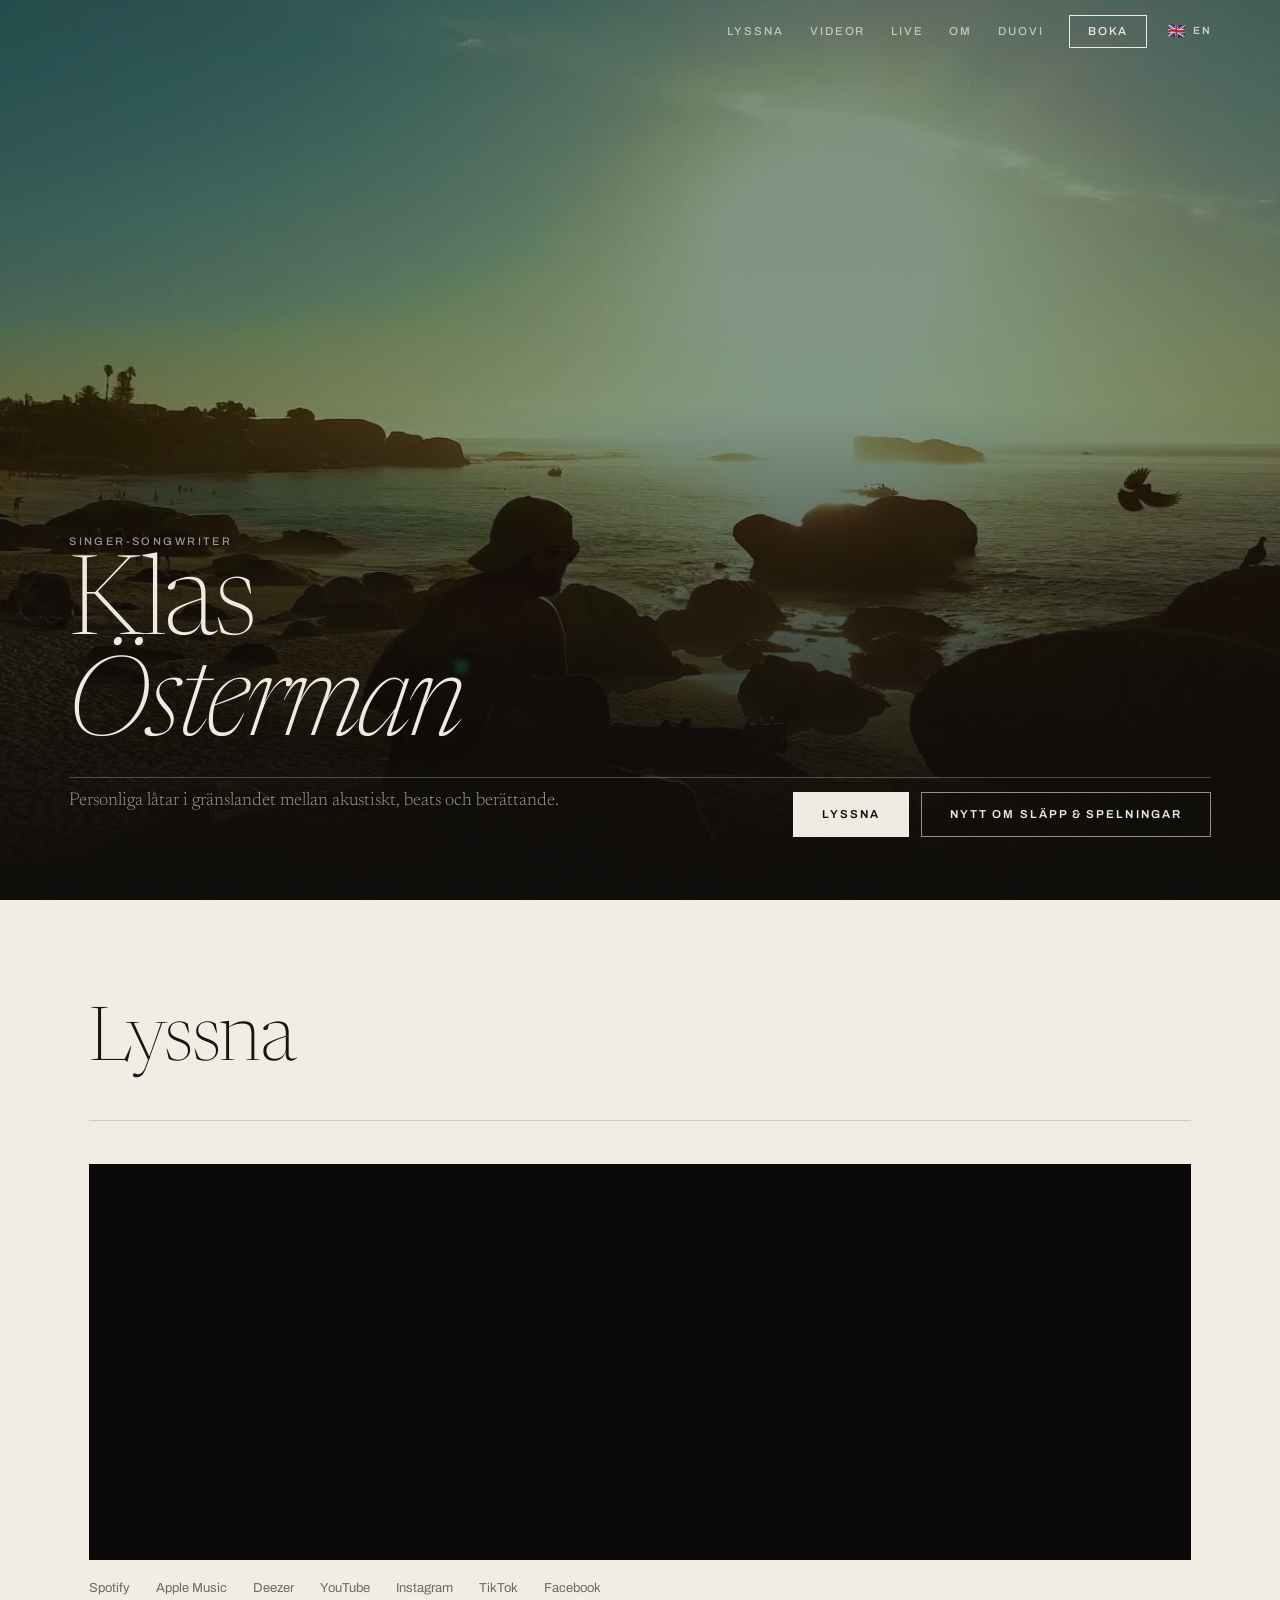
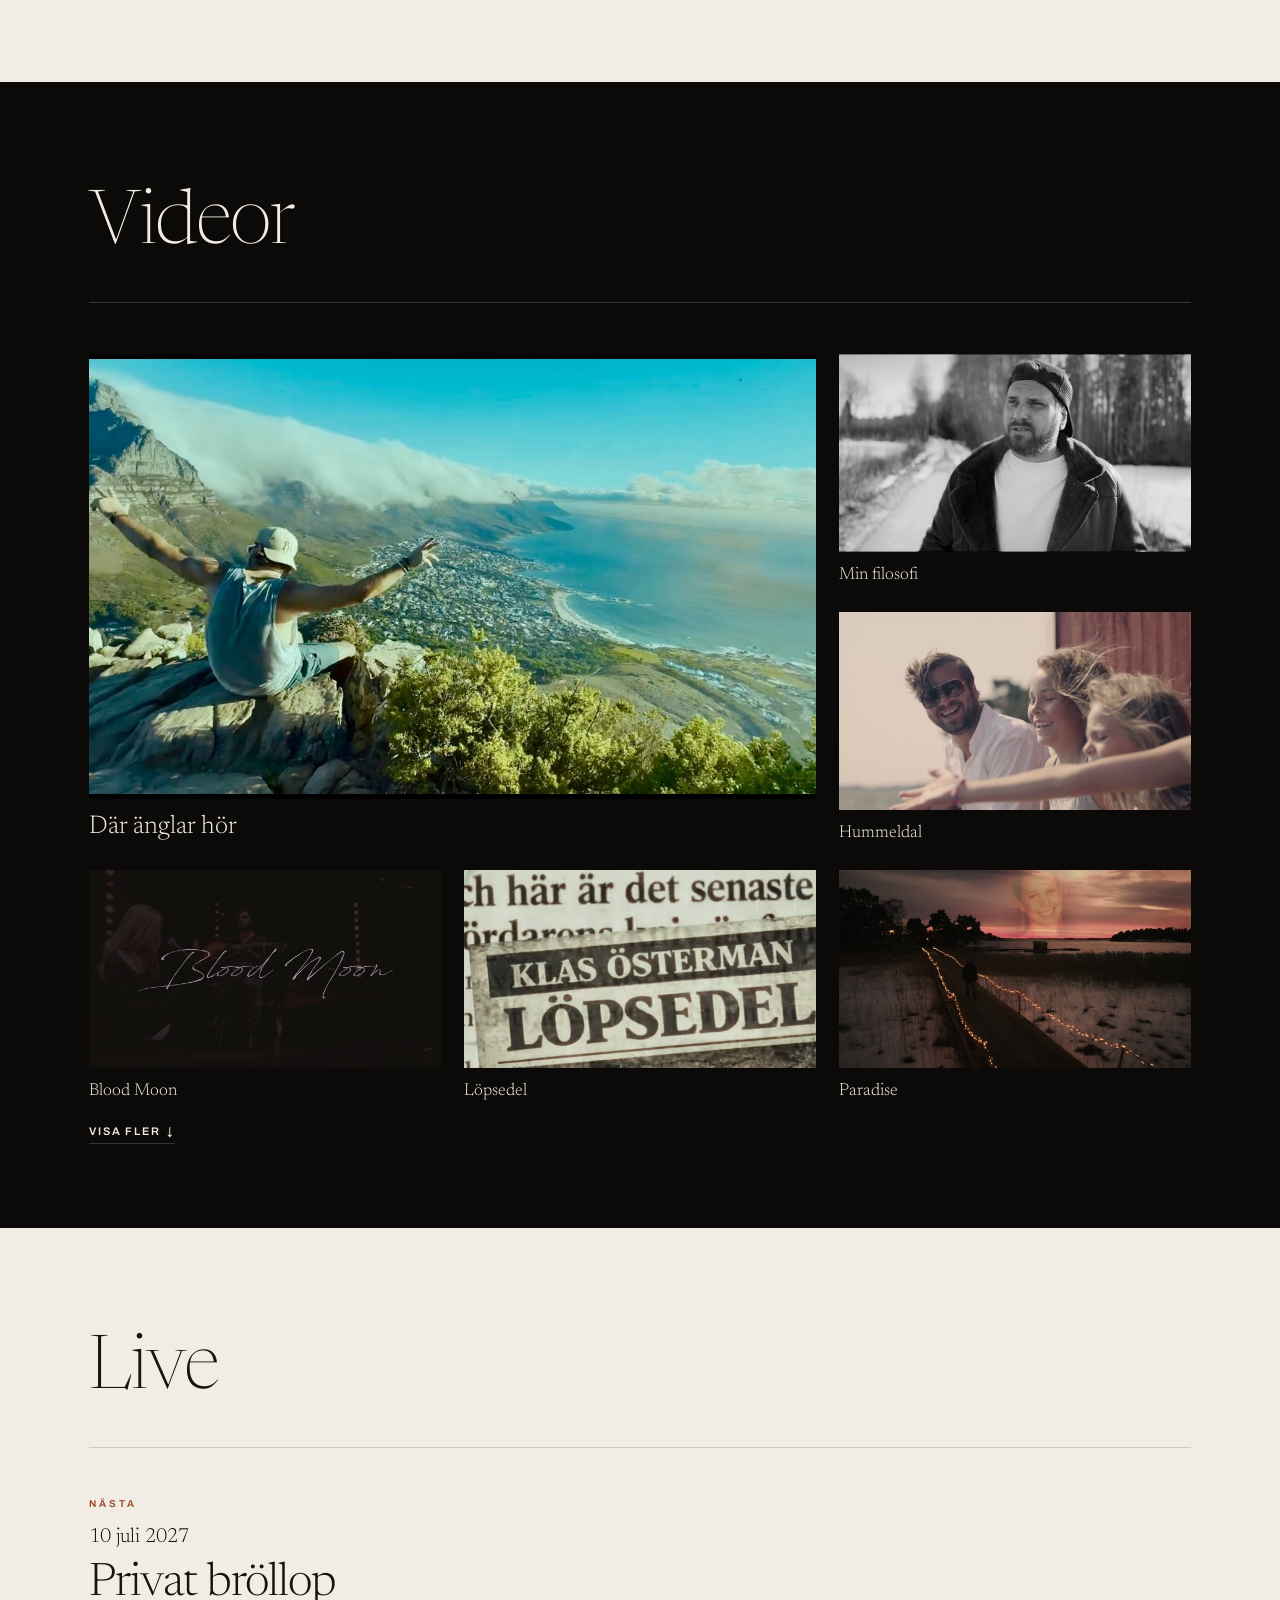
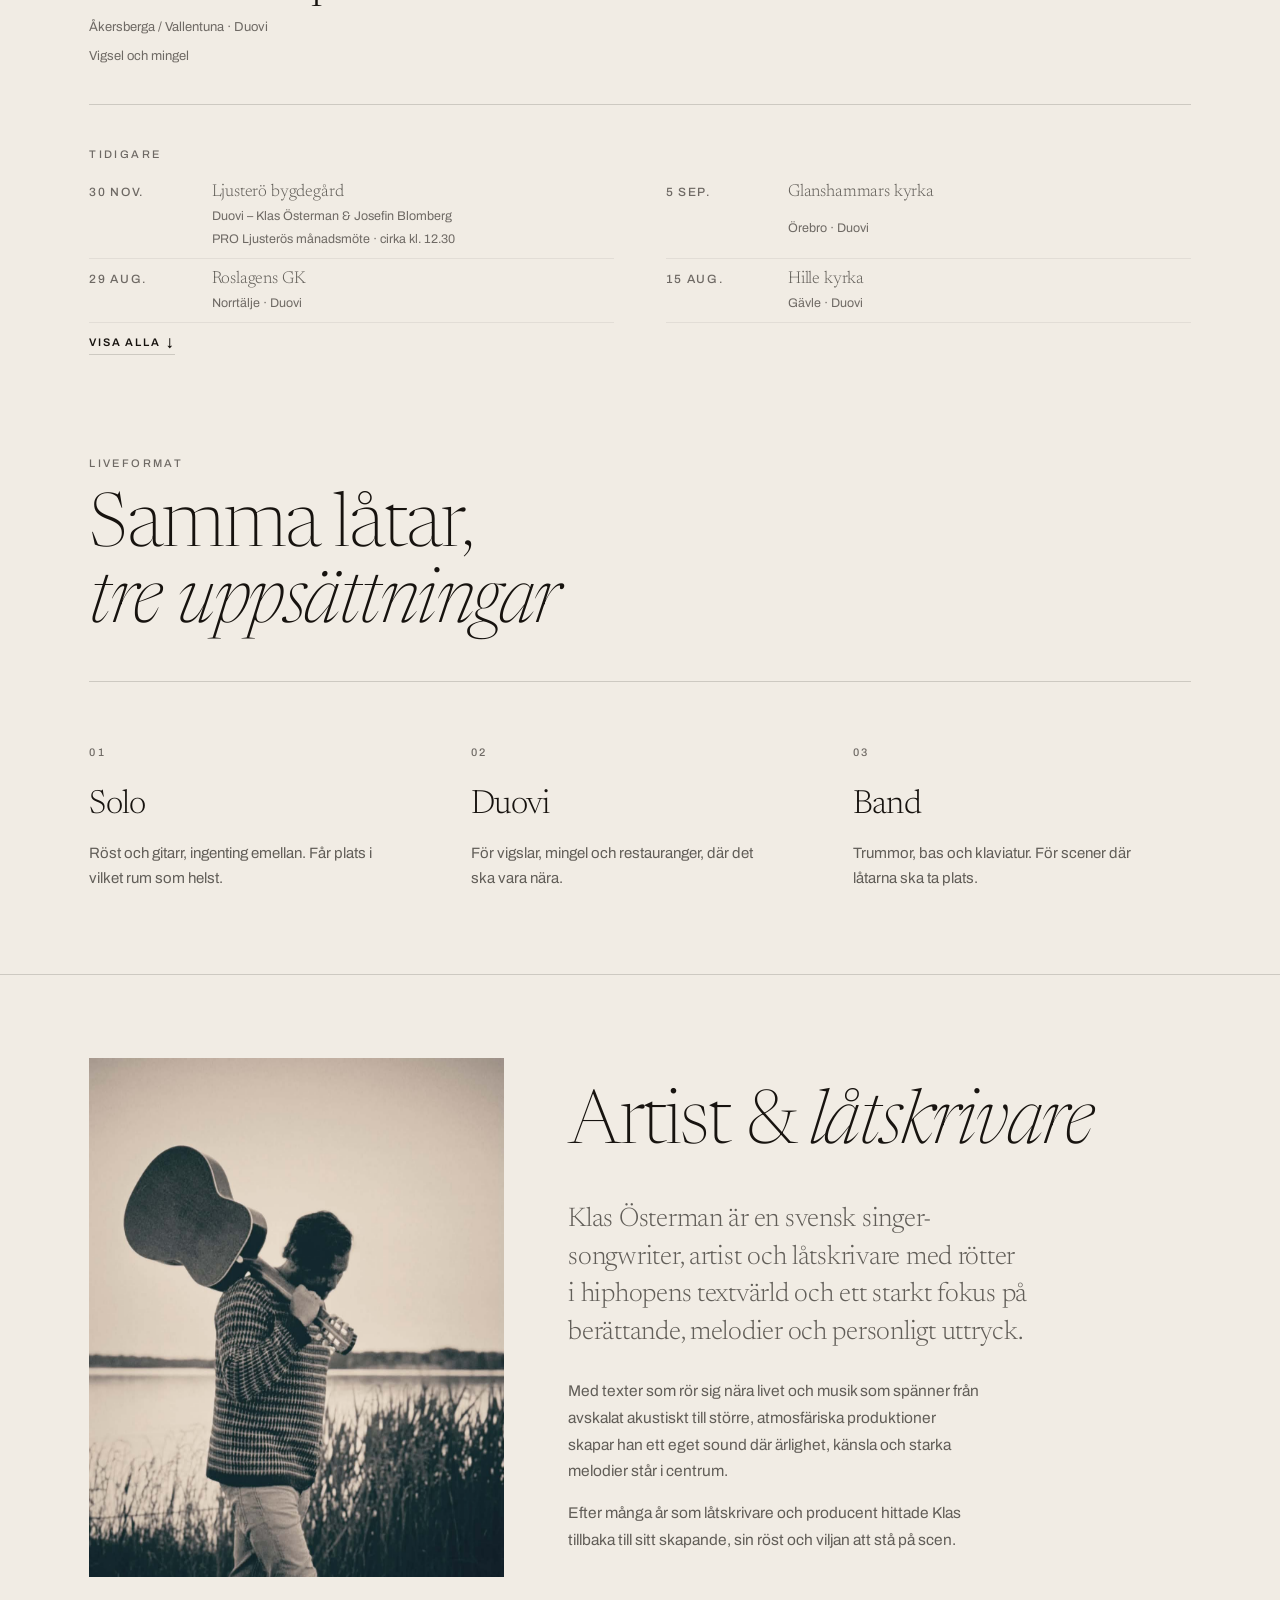
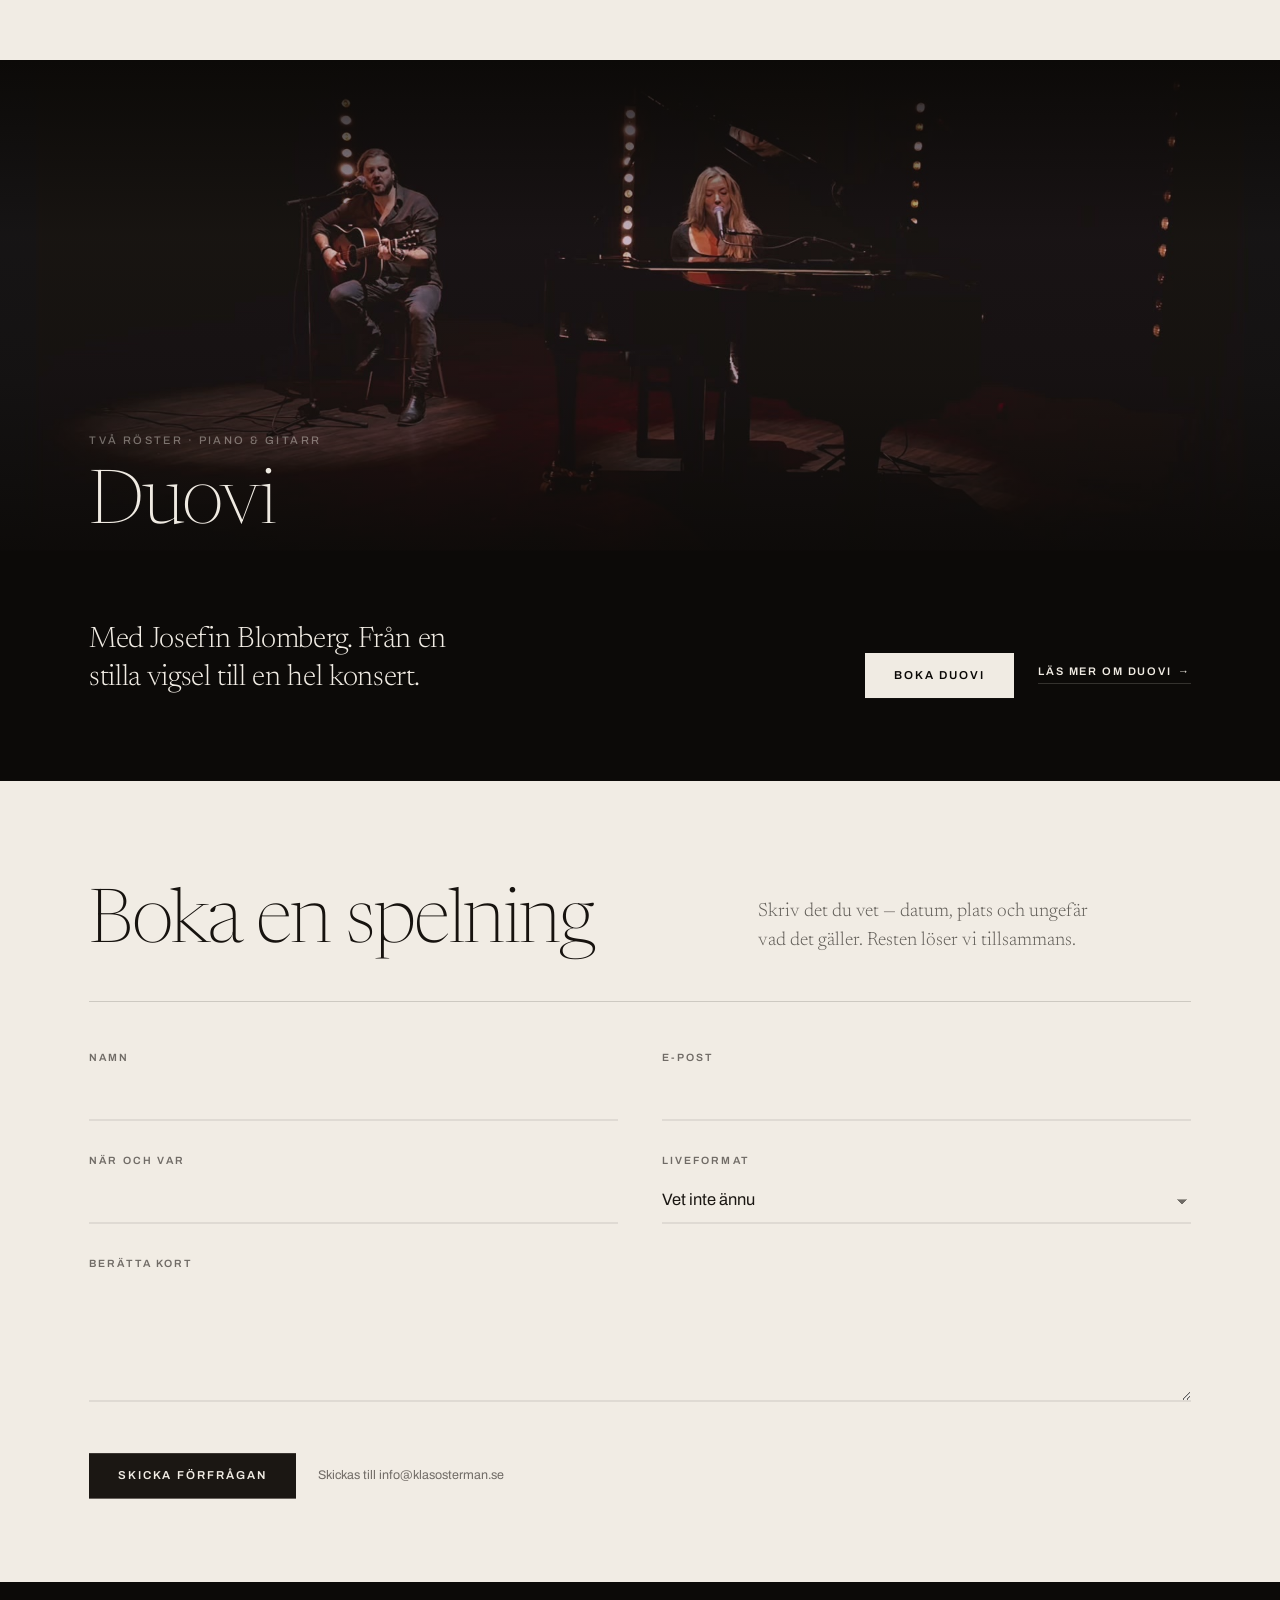
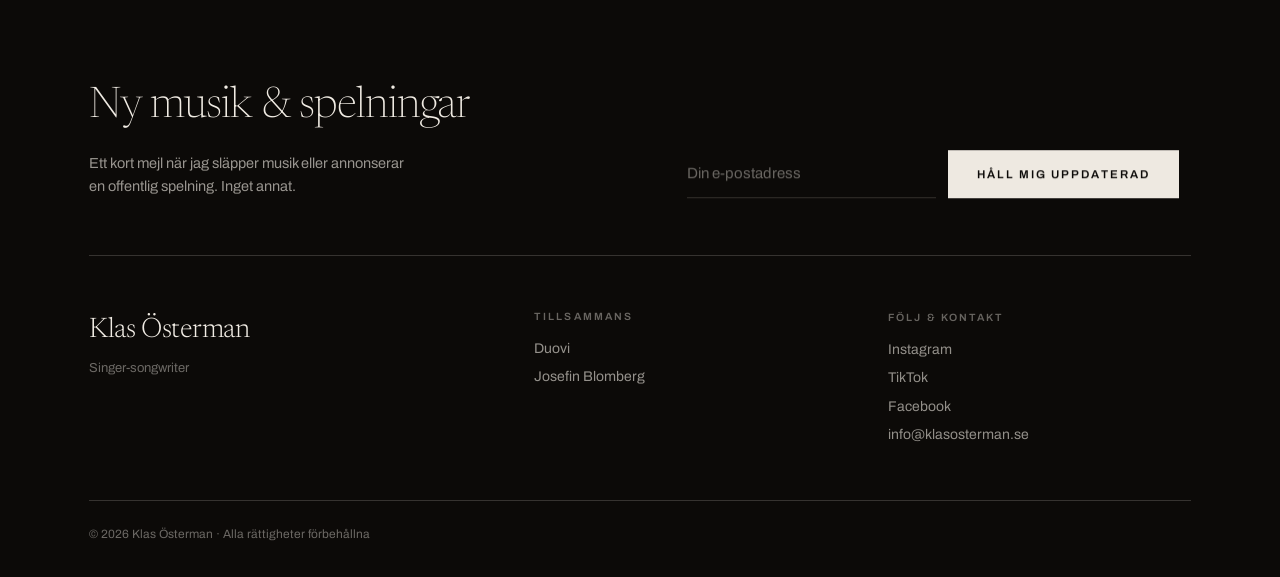
<file: index.html>
<!doctype html>
<!-- byggd ur mockups/kvall_m3.html · m3 · 2026-09-04T09:48:14.511Z -->
<!-- ============================================================================
     G — KVÄLLEN
     Namnet är kvällen den byggdes: 2026-09-02, på Joachims ord "Om du hade fria
     händer att göra om vad som helst på den här sidan ... hundra procent allt
     ... den ska vara den du är nöjd med som slutprodukt." Den första versionen
     var ett enda varmt mörker som följde hans bilder från solnedgång till
     skymning. Den idén finns inte längre i filen; samma kväll bad han om F:s
     växling mellan papper och film, och den vann. Kvar av namnet är bara namnet.

     VAD SIDAN ÄR NU, i en mening: F:s papper-och-film-rytm och F:s färger, i
     Fraunces, med Klas som huvudperson och med allt som bara förklarade sidan
     bortskuret.

     BESLUTEN, alla Joachims 2026-09-02, i den ordning de togs:
       · Sidan handlar främst om Klas som artist. Ordningen är Lyssna · Videor ·
         Live · Om · Duovi · Boka. Duovi är ett kort kapitel — bild, en mening,
         Boka och Läs mer — som pekar på egen sida (mockups/duovi.html). Josefin
         får en egen sida som länkar dit på samma sätt. Fallen, citaten, de sex
         videorna och Duovis spelningar bor DÄR, en gång.
       · Papper & film som F, F:s färger ordagrant (se :root). Hero film ·
         Lyssna papper · Videor film · Live papper · Om papper · Duovi film ·
         Boka papper · fot film. En .pap-klass vänder tokens; komponenterna har
         inga egna pappersregler.
       · Bruset bortskuret: formaten sägs bara i Liveformat, inga etiketter som
         dubblerar rubriken, inga ingresser om mekaniken, bion tre meningar.
       · Listornas första kant borta (rubriklinjen räcker), Tidigare svagare;
         text-wrap:balance på rubriker; "Se" blev "Videor".
       · Lyssna: Spotify-plattan är sektionen, kanalerna en tyst rad under.
       · Livesessionen ur Duovi (dubblett av Blood Moon i Videor, svart på svart).
       · Foten: nyhetsbrevet borta tills det finns en lista, Lyssna-kolumnen
         borta (dubblett), "Integritetspolicy" borta tills sidan finns.
       · Bokningen fem fält: Namn · E-post · När och var · Liveformat · Berätta.

     MITT, som skiljer G från A–F: Newsreader + Archivo (lokala; Fraunces var G:s
     eget snitt till 2026-09-03, kvar bakom ?ty=fr — se 15 i stilen),
     namnet i gemener på en rad, videorna i ett stilla rutnät med ett stort kort
     i stället för remsa och scroll-lås, tidigare spelningar synliga i två spalter.

     MATERIALET ÄR OFÖRÄNDRAT: samma tillgångar, länkar, citat, handskrivna
     spelningslista och data-publik-mekanik. Ingen ny bild, inget påhittat.
     Texterna är mina, men varje sakpåstående står redan i bion eller listan.
     Öppet hos Klas: en liggande Löpsedel-bild, hur den slutna spelningen ska
     stå i listan, om han vill ha ett nyhetsbrev, och en mening i hans egen röst.

     DEV-KONTRAKTET längst ner är obligatoriskt: ?jump=<y> landar förscrollat
     och settlat, window.__ready sätts allra sist.
     Checken körs med   MALFIL=mockups/kvall.html node scripts/check.js
============================================================================ -->
<html lang="sv">
<head><script>
(function(){
 var nav=performance.getEntriesByType('navigation')[0];
 var fresh=(!nav || nav.type==='navigate') && !location.hash && !new URLSearchParams(location.search).has('jump');
 if(fresh){history.scrollRestoration='manual';addEventListener('pageshow',function(e){if(!e.persisted){if(window.__lenis)window.__lenis.scrollTo(0,{immediate:true});else scrollTo(0,0);}});}
})();
</script>
<meta charset="utf-8">
<meta name="viewport" content="width=device-width, initial-scale=1">
<title>Klas Österman — Singer-songwriter</title>
<meta name="description" content="Klas Österman — singer-songwriter. Låtar nära livet. Lyssna, se videor och boka en spelning: solo, Duovi eller band.">
<link rel="canonical" href="https://klasosterman.se/">
<link rel="alternate" hreflang="sv" href="https://klasosterman.se/">
<link rel="alternate" hreflang="en" href="https://klasosterman.se/en/">
<link rel="alternate" hreflang="x-default" href="https://klasosterman.se/">
<link rel="icon" type="image/png" sizes="192x192" href="/favicon.png">
<link rel="stylesheet" href="fonts/fonts.css">
<link rel="stylesheet" href="fonts/fonts-b.css">
<style>
/* ===========================================================================
   1. GRUNDEN
   =========================================================================== */
:root{
  /* PAPPER & FILM — F:s färger, F:s växling. Joachim 2026-09-02: "Kombinationen
     av vita och svarta sektioner är väldigt ren, och jag gillar färgerna. Kan vi
     rikta vår sida mer åt det?" Talen nedan är F:s (mockups/omslag.html) ordagrant:
     varmt papper, varmt bläck, filmsvärta, och Klas egen terrakotta i två lägen —
     --ackd mätt ur duovi-scen.jpg (på film), --ack samma kulörton mörkad tills
     den bär text på papper.

     Filmen är förvalet (body). En sektion med klassen .pap vänder tokens till
     papper — se regeln under .sek. Komponenterna använder bara tokens, så samma
     CSS ritar båda. Undantaget är Spotify-plattan, som är svart på båda. */
  --mork:#0c0a08;
  --natt:var(--mork);
  --natt2:#161210;
  --ljusf:#f1ece4;                  /* film-ljuset, vänds aldrig (plattan) */
  --ljus:var(--ljusf);
  --ljus2:rgba(241,236,228,.62);
  --ljus3:rgba(241,236,228,.42);
  --lin:rgba(241,236,228,.18);
  --lin2:rgba(241,236,228,.09);
  --ackd:#b4786c;
  --glod:var(--ackd);

  --pap:#f1ece4;
  --pap2:#e8e1d6;
  --ink:#17130f;
  --ink2:rgba(23,19,15,.66);
  --ink3:rgba(23,19,15,.6);   /* F har .44 — 2,84:1 på papper; .6 bär 10,5 px */
  --linp:rgba(23,19,15,.16);
  --linp2:rgba(23,19,15,.09);
  --linp3:rgba(23,19,15,.065);      /* Tidigare-listans radlinjer: tio på ett ställe, ett steg svagare */
  --ack:#a0442f;

  --disp:'Newsreader',Georgia,'Times New Roman',serif;   /* B:s snitt, förval sedan 2026-09-03 */
  --blk:'Archivo Black','Archivo',Impact,sans-serif;
  --ui:'Archivo','Helvetica Neue',Helvetica,Arial,sans-serif;

  --max:1240px;
  --gut:clamp(20px,5.4vw,72px);
  --kant:max(var(--gut),calc((100vw - var(--max)) / 2 + var(--gut)));
  --skarv:clamp(60px,6.5vw,104px);
  --hdr:64px;
}

*{box-sizing:border-box}
/* Nativa hash-hopp (reduced motion, duovi → kvall.html#boka) ska inte landa under den fasta headern. */
section[id]{scroll-margin-top:var(--hdr)}
html{-webkit-text-size-adjust:100%}
body{
  margin:0;background:var(--natt);color:var(--ljus);
  font:400 16px/1.7 var(--ui);
  -webkit-font-smoothing:antialiased;-moz-osx-font-smoothing:grayscale;
  overflow-x:hidden;
}
img,video{display:block;max-width:100%;height:auto}
a{color:inherit;text-decoration:none}
button{font:inherit;color:inherit;background:none;border:0;padding:0;cursor:pointer}
::selection{background:var(--glod);color:var(--natt)}
:focus-visible{outline:2px solid var(--glod);outline-offset:3px}

/* Korn: rasterad bricka, inget blend-mode — samma skäl som i F, jankgrinden. */
.korn{position:fixed;inset:0;z-index:90;pointer-events:none;opacity:.05;
  background-image:url("data:image/svg+xml,%3Csvg xmlns='http://www.w3.org/2000/svg' width='160' height='160'%3E%3Cfilter id='n'%3E%3CfeTurbulence type='fractalNoise' baseFrequency='.86' numOctaves='3' stitchTiles='stitch'/%3E%3C/filter%3E%3Crect width='160' height='160' filter='url(%23n)'/%3E%3C/svg%3E")}

.wrap{max-width:var(--max);margin:0 auto;padding:0 var(--gut)}
.sek{padding:var(--skarv) 0}
/* PAPPERSSEKTIONEN. Vänder tokens; ingen komponent behöver egna pappersregler. */
.pap{--natt:var(--pap);--natt2:var(--pap2);--ljus:var(--ink);--ljus2:var(--ink2);
  --ljus3:var(--ink3);--lin:var(--linp);--lin2:var(--linp2);--glod:var(--ack);
  background:var(--natt);color:var(--ljus)}
.pap ::selection{background:var(--ink);color:var(--pap)}
/* Två pappersark efter varandra (Live → Om, som F:s Bio → Boka) skiljs av en hårlinje. */
.pap + .pap{border-top:1px solid var(--linp)}

/* ===========================================================================
   2. TYPOGRAFISKA ROLLER
   Fraunces bär rubriker, namn, citat och ingresser. Archivo bär allt som ska
   göras: menyn, etiketter, brödtext, knappar. Kursiven är Fraunces enda
   betoning och används en gång per rubrik, aldrig i löptext.
   =========================================================================== */
.et{display:block;font:500 11px/1 var(--ui);letter-spacing:.22em;text-transform:uppercase;
  color:var(--ljus3)}
.rub{margin:.3em 0 0;font:200 clamp(40px,5.8vw,78px)/1.02 var(--disp);letter-spacing:-.02em;
  text-wrap:balance}   /* "Samma låtar, / tre uppsättningar" — inte "tre / uppsättningar" */
.rub em{font-style:italic;font-weight:200}
.ing{margin:0;font:300 clamp(18px,1.5vw,21px)/1.5 var(--disp);color:var(--ljus2);max-width:44ch;
  text-wrap:balance}
.shd{display:grid;grid-template-columns:1fr minmax(240px,.7fr);gap:18px clamp(24px,4vw,64px);
  align-items:end;padding-bottom:clamp(24px,3vw,40px);border-bottom:1px solid var(--lin)}
.shd .ing{padding-bottom:.35em}

/* ===========================================================================
   3. HEADER
   =========================================================================== */
#hdr{position:fixed;top:0;left:0;right:0;z-index:70;height:var(--hdr);
  display:flex;align-items:center;gap:20px;padding:0 var(--gut);   /* kanten, inte spalten — Klas 2026-09-04: texten ner till vänster som i A */
  border-bottom:1px solid transparent;
  transition:background .5s ease,border-color .5s ease}
/* F:s regel: papper över allt efter heron — även över filmbanden. */
#hdr.fast{background:var(--pap);color:var(--ink);border-bottom-color:var(--linp)}
#hdr .m{font:600 12px/1 var(--ui);letter-spacing:.2em;text-transform:uppercase;
  margin-right:auto;white-space:nowrap;
  opacity:0;pointer-events:none;transition:opacity .45s ease}
#hdr.fast .m{opacity:1;pointer-events:auto}
#hdr nav{display:flex;align-items:center;gap:clamp(14px,2vw,32px)}
#hdr nav a{position:relative;font:500 11.5px/1 var(--ui);letter-spacing:.17em;
  text-transform:uppercase;opacity:.7;transition:opacity .25s}
#hdr nav a:hover,#hdr nav a.pa{opacity:1}
#hdr nav a.pa::after{content:"";position:absolute;left:0;right:0;bottom:-8px;height:1px;background:var(--ackd)}
#hdr.fast nav a.pa::after{background:var(--ack)}
#hdr .bok{border:1px solid currentColor;padding:10px 18px;opacity:1;
  transition:background .35s,color .35s,border-color .35s}
#hdr .bok::after{display:none}
#hdr .bok:hover{background:var(--ljusf);color:var(--mork)}
#hdr.fast .bok:hover{background:var(--ink);color:var(--pap)}
.sprak{display:inline-flex;align-items:center;gap:7px;flex:none;font:600 10.5px/1 var(--ui);
  letter-spacing:.13em;text-transform:uppercase;opacity:.78;transition:opacity .25s}
.sprak:hover{opacity:1}
.sprak .flagga{font-size:15px;line-height:1;letter-spacing:0}
@media(max-width:500px){#hdr{gap:12px}.sprak,#hdr .meny{font-size:0;gap:0}}
@media(max-width:820px){#hdr nav a:not(.bok){display:none}}
/* Hamburgermenyn — bara under 820 px (Klas 2026-09-04: "På mobilen: hur gör vi med meny? Kanske en
   hamburgermeny?"). Knappen Meny står bredvid Boka; lagret är sidans mörka ton med samma länkar i
   Newsreader, klonade ur headern så listan har EN källa. Stänger på länk, kryss och Esc. */
#hdr .meny{display:none;align-items:center;gap:10px;height:44px;padding:0 4px;
  font:500 11.5px/1 var(--ui);letter-spacing:.17em;text-transform:uppercase;
  background:none;border:0;color:inherit;cursor:pointer;-webkit-tap-highlight-color:transparent}
#hdr .meny i{display:block;width:18px;height:9px;border-top:1.5px solid currentColor;border-bottom:1.5px solid currentColor}
@media(max-width:820px){#hdr .meny{display:inline-flex}}
.lager{position:fixed;inset:0;z-index:90;display:none;flex-direction:column;background:var(--natt);color:var(--ljus);
  padding:0 var(--gut) 40px;overflow:auto}
.lager.pa{display:flex}
html.meny-oppen{overflow:hidden}
.lager .ltopp{display:flex;align-items:center;justify-content:space-between;height:var(--hdr);flex:none}
.lager .lm{font:600 12px/1 var(--ui);letter-spacing:.2em;text-transform:uppercase;color:inherit;white-space:nowrap}
.lager .lstang{display:inline-flex;align-items:center;gap:9px;height:44px;padding:0 4px;
  font:500 11.5px/1 var(--ui);letter-spacing:.17em;text-transform:uppercase;
  background:none;border:0;color:inherit;cursor:pointer;-webkit-tap-highlight-color:transparent}
.lager .lstang svg{width:14px;height:14px;display:block}
.lager nav{display:flex;flex-direction:column;align-items:flex-start;gap:4px;margin-top:clamp(28px,8vh,64px)}
.lager nav a{font:300 clamp(34px,9vw,48px)/1.15 var(--disp);letter-spacing:-.02em;color:inherit;padding:6px 0}
.lager nav a.bok{margin-top:clamp(24px,6vh,44px);font:500 12px/1 var(--ui);letter-spacing:.2em;text-transform:uppercase;
  border:1px solid rgba(239,231,217,.6);padding:14px 22px}

/* ===========================================================================
   4. KNAPPAR OCH LÄNKAR
   =========================================================================== */
.knapp{display:inline-flex;align-items:center;gap:.7em;font:600 11.5px/1 var(--ui);
  letter-spacing:.18em;text-transform:uppercase;padding:16px 28px;
  border:1px solid var(--ljus);color:var(--ljus);
  transition:background .3s,color .3s,border-color .3s}
.knapp.fyll{background:var(--ljus);color:var(--natt)}
.knapp.fyll:hover{background:transparent;color:var(--ljus)}
.knapp:not(.fyll):hover{background:var(--ljus);color:var(--natt)}
.tlink{display:inline-flex;align-items:center;gap:.55em;font:600 11px/1 var(--ui);
  letter-spacing:.17em;text-transform:uppercase;padding-bottom:6px;
  border-bottom:1px solid var(--lin);transition:color .3s,border-color .3s}
.tlink:hover{color:var(--glod);border-bottom-color:var(--glod)}
.pil{display:inline-block;transition:transform .35s cubic-bezier(.2,.7,.3,1)}
a:hover .pil,button:hover .pil{transform:translateX(5px)}

/* ===========================================================================
   5. HERO — solnedgången
   Namnet på en rad i gemener, payoffen i kursiv under. Två handlingar och
   inget mer: lyssna eller boka. NÄSTA-notisen till höger finns i markupen men
   tar bort sig själv när ingen rad i spelningslistan är data-publik="ja" —
   samma mekanik som A och F, se skriptet.
   =========================================================================== */
.hero{position:relative;height:100vh;height:100svh;min-height:620px;display:flex;align-items:flex-end;
  overflow:hidden;background:var(--natt)}
.hero .bg{position:absolute;inset:-5%}
.hero .bg video,.hero .bg img{width:100%;height:100%;object-fit:cover}
/* Ken Burns bara på stillbild. Mätt 2026-09-04 med hero-montage-2 (yuv420p): zoomen på VIDEON gav en
   bildruta om 50–63 ms per svep i heron (max 17,9 utan; omslaget med will-change hjälpte inte; den gamla
   yuv444-filen klarade sig för att Chrome avkodar den i mjukvara utanför videolagret). Duovi har img. */
.hero .bg img{animation:kb 44s ease-in-out infinite alternate}
@keyframes kb{from{transform:scale(1)}to{transform:scale(1.07)}}
.hero::after{content:"";position:absolute;inset:0;z-index:2;pointer-events:none;
  background:linear-gradient(rgba(12,10,8,.34),rgba(12,10,8,.3) 45%,rgba(12,10,8,.82) 82%,var(--natt) 99%)}
.hero .in{position:relative;z-index:3;width:100%;padding:0 var(--gut) clamp(44px,7vh,84px);   /* A:s luft (helhet4:s bottom ordagrant), förval 2026-09-04 */
  display:grid;grid-template-columns:minmax(0,1fr) auto;gap:24px clamp(24px,4vw,64px);align-items:end}
.hero .et{color:var(--ljus2);text-shadow:0 1px 3px rgba(0,0,0,.6)}
/* Två rader, efternamnet kursivt — B:s .hnamn/.hnamn em ordagrant (vikt, spärr, radavstånd,
   kursivens -.02em). Klas via Joachim 2026-09-03: "gillar att Klas Österman visade på två
   rader, kursivt på en rad, precis som i B-versionen." Graden är G:s. Duovi har inget em. */
.hero h1 em{display:block;font-style:italic;font-weight:200;margin-left:-.02em}
/* 10 px-golvet: på mobil (52 px) blev .1em 5 px, kickern nuddade nästan K:et. */
.hero h1{margin:max(.1em,10px) 0 0;font:200 clamp(52px,8.6vw,126px)/.92 var(--disp);letter-spacing:-.032em;
  text-shadow:0 2px 30px rgba(0,0,0,.4)}
.hero .front{margin:.45em 0 0;font:300 clamp(19px,1.9vw,27px)/1.35 var(--disp);font-style:italic;
  color:var(--ljus2);max-width:30ch;text-wrap:balance;text-shadow:0 1px 3px rgba(0,0,0,.6)}
.hero .cta{display:flex;gap:12px;flex-wrap:wrap;margin-top:clamp(28px,3.2vw,44px)}
.hero .knapp{background:rgba(12,10,8,.24);border-color:rgba(239,231,217,.6)}
.hero .knapp:hover{background:var(--ljus);color:var(--natt);border-color:var(--ljus)}
.hero .knapp.fyll{background:var(--ljus);color:var(--natt);border-color:var(--ljus)}
.hero .knapp.fyll:hover{background:transparent;color:var(--ljus)}
.hero .notis{text-align:right;padding-bottom:6px;text-shadow:0 1px 3px rgba(0,0,0,.7)}
.hero .notis .n1{display:block;margin-bottom:8px;font:500 10px/1 var(--ui);letter-spacing:.32em;
  text-transform:uppercase;color:var(--glod)}
.hero .notis .n2{display:block;font:300 clamp(17px,1.5vw,21px)/1.3 var(--disp)}
.hero .notis .n3{display:block;margin-top:4px;font:400 12.5px/1.4 var(--ui);color:var(--ljus3)}
/* A:s hero-layout, Joachim 2026-09-03: "samma layout som A-versionen, med lyssna-knappen
   till höger, och återställ det övriga innehållet." Tre band som i helhet4: namn + notis,
   en linje, payoff till vänster och knappen till höger. Måtten är A:s (.hr, .topp, .under);
   payoffen i A:s grad och i Archivo, som A:s Switzer — liten text på rörlig video ska inte
   vara tunn serif. Bara Klas sida bär .linje; Duovi-sidans hero är oförändrad. */
.hero.linje .in{display:block}
.hero .topp{display:flex;justify-content:space-between;align-items:flex-end;gap:28px}
.hero .hr{border:0;border-top:1px solid rgba(239,231,217,.28);margin:16px 0 9px;transform-origin:left}
.hero .under{display:flex;justify-content:space-between;align-items:flex-start;gap:28px;flex-wrap:wrap}
/* Payoffen i B:s sättning (.hmeta .front ordagrant: Newsreader 300, 16–20 px, ljus2) sedan
   2026-09-03 — sessionens rekommendation, Joachim: "Ja, jag vill gärna se det." Archivo,
   som den var, ligger kvar bakom ?payoff=ui; ?payoff=prov ger väljaren. Vid 14 px blev
   tunn text otydlig på video i A:s historia; vid B:s grad håller den. */
.hero .under .front{margin:0;font:300 clamp(16px,1.45vw,20px)/1.5 var(--disp);font-style:normal;
  letter-spacing:0;color:var(--ljus2);max-width:56ch;text-wrap:pretty}
html[data-payoff="ui"] .hero .under .front{font:400 clamp(13px,1.25vw,14.5px)/1.45 var(--ui);
  letter-spacing:.01em;max-width:60ch}
.typrov.payprov{bottom:64px}
/* Heroväljaren 2026-09-04. Klas: texten "ner till vänster som i A". Mätt: foten står redan
   inom 13 px från A:s (76 mot 63 vid 900 px höjd), det som skiljer är blockets HÖJD — A:s namn
   är en tät platta, G:s Newsreader-namn är högt, så blocket börjar ovanför bildens mitt.
   Förvalet sedan 2026-09-04 (Joachim: "Tredje knappen som förval"): A:s luft under blocket
   (44–84 px efter skärmhöjd, helhet4:s regel ordagrant) + tätare block: namnet .1em under
   kickern, linjen 16 px under namnet. Mätt vid 1440: kicker→K-ets överkant ~14 px, luft kvar.
   ?hero=luft: A:s luft med de gamla avstånden (.22em, 26 px). ?hero=fore: som före 09-04
   (luften följde bredden, 76 px). ?hero=prov väljaren (&h= förväljer). Bara Klas sida. */
html[data-hero="luft"] .hero h1,html[data-hero="fore"] .hero h1{margin-top:.22em}
html[data-hero="luft"] .hero .hr,html[data-hero="fore"] .hero .hr{margin-top:26px}
html[data-hero="fore"] .hero .in{padding-bottom:clamp(40px,5.5vw,76px)}
.typrov.heroprov{top:calc(var(--hdr) + 16px);bottom:auto}
.hero .under .cta{margin-top:5px;margin-left:auto;justify-content:flex-end}
@media(max-width:820px){
  .hero .in{grid-template-columns:1fr}
  .hero .notis{text-align:left}
  .hero .topp{flex-direction:column;align-items:flex-start;gap:18px}
}

/* ===========================================================================
   6. LYSSNA — spelaren i en lyft platta, kanalerna som en rad
   =========================================================================== */
/* Plattan ÄR sektionen. Joachim 2026-09-02: vänsterspalten med fyra
   företagsnamn i rubrikstorlek var sidans svagaste yta — utgångar satta som
   innehåll. Nu: rubrik, plattan i full bredd, kanalerna som en tyst rad under.
   Spotify-inbäddningen är hans beslut; det enda som ändrats är vad som står
   runt den. */
.splat{background:var(--mork);color:var(--ljusf);padding:clamp(16px,1.8vw,22px);
  margin-top:clamp(28px,3.4vw,48px)}
.spwrap{height:352px}
.spwrap iframe{width:100%;height:100%;border:0;display:block}
.tyst{display:flex;flex-wrap:wrap;gap:8px 26px;margin-top:22px}
.tyst a{font:400 13px/1 var(--ui);color:var(--ljus3);padding-bottom:3px;
  border-bottom:1px solid transparent;transition:color .25s,border-color .25s}
.tyst a:hover{color:var(--glod);border-bottom-color:var(--glod)}

/* ===========================================================================
   7. SE — rutnät med ett stort kort och en hopfälld extravideo.
   =========================================================================== */
.se .rut{display:grid;grid-template-columns:repeat(3,1fr);gap:clamp(16px,2vw,30px) clamp(14px,1.8vw,26px);
  margin-top:clamp(32px,4vw,56px)}
.se .rut .extra{display:none}
.se .rut.oppen .extra{display:block}
.se .videomer{margin-top:24px}
.se .kort:first-child{grid-column:span 2;grid-row:span 2}
@media(max-width:760px){
  .se .rut{grid-template-columns:1fr 1fr}
  .se .kort:first-child{grid-column:span 2;grid-row:auto}
}
@media(max-width:480px){.se .rut{grid-template-columns:1fr}.se .kort:first-child{grid-column:auto}}
.kort{position:relative;display:block;text-align:left}
.kort .ram{display:block;position:relative;overflow:hidden;background:#181410;aspect-ratio:16/9}
/* Det stora kortet är en flexkolumn: ramen tar höjden som blir över när titeln
   fått sin. aspect-ratio släpps — med height:100% räknade den fram en BREDD
   (914 px i ett 720 px kort) och stack ut under grannarna. Mätt i skärmdump. */
.se .kort:first-child{display:flex;flex-direction:column}
.se .kort:first-child .ram{flex:1 1 auto;min-height:0;aspect-ratio:auto}
.se .kort:first-child .kt{flex:none}
.kort img{width:100%;height:100%;object-fit:cover;transition:transform .9s cubic-bezier(.2,.7,.3,1)}
.kort:hover img{transform:scale(1.035)}
.kort .ram::after{content:"";position:absolute;inset:0;
  background:linear-gradient(180deg,transparent 55%,rgba(12,10,8,.7));opacity:0;transition:opacity .4s}
.kort:hover .ram::after{opacity:1}
.kort .sp{position:absolute;left:0;bottom:0;z-index:2;padding:16px 18px;
  font:600 10.5px/1 var(--ui);letter-spacing:.22em;text-transform:uppercase;color:var(--ljus);
  opacity:0;transform:translateY(6px);transition:opacity .35s,transform .35s}
.kort:hover .sp{opacity:1;transform:none}
/* Utan hover (telefon, surfplatta) finns ingen ruta att vara över — då står Spela och mörkningen alltid. */
@media(hover:none){.kort .sp{opacity:1;transform:none}.kort .ram::after{opacity:1}}
.kort .kt{display:block;margin-top:12px;font:300 clamp(16px,1.35vw,20px)/1.3 var(--disp);
  transition:color .3s}
.se .kort:first-child .kt{font-size:clamp(20px,2vw,28px)}
.kort:hover .kt{color:var(--glod)}

/* ===========================================================================
   8. LIVE — nästa, tidigare, tre uppsättningar
   =========================================================================== */
.live .tva{margin-top:clamp(32px,4vw,56px)}
.gig{display:grid;grid-template-columns:clamp(84px,8vw,110px) minmax(0,1fr);gap:4px 20px;
  align-items:baseline;padding:14px 0;border-top:1px solid var(--lin2)}
.gig .d{font:500 12px/1.5 var(--ui);letter-spacing:.14em;text-transform:uppercase;color:var(--ljus3);white-space:nowrap}
.gig .v{font:300 clamp(18px,1.6vw,22px)/1.25 var(--disp);letter-spacing:-.01em}
.gig .m{grid-column:2;font:400 12.5px/1.45 var(--ui);color:var(--ljus3)}
.gig.next{grid-template-columns:1fr;gap:10px;padding:0 0 clamp(24px,3vw,40px);border-top:0;
  border-bottom:1px solid var(--lin)}
.gig.next .chip{display:inline-block;margin-bottom:6px;font:600 10px/1 var(--ui);letter-spacing:.3em;
  text-transform:uppercase;color:var(--glod)}
/* Datumet i bläck, inte grått: det enda i raden besökaren behöver ska inte vara
   det svagaste. Joachim 2026-09-02 ("Gör det första steget"), i stället för B:s
   fyllda bricka och färgade datum. */
.gig.next .d{font:300 clamp(18px,1.6vw,22px)/1.2 var(--disp);letter-spacing:0;text-transform:none;color:var(--ljus)}
.gig.next .v{font-size:clamp(30px,3.6vw,50px);line-height:1.05;letter-spacing:-.022em}
.gig.next .m{grid-column:1;font-size:13px}
.tidigare{margin-top:clamp(28px,3.4vw,48px)}
.tidigare .et{margin-bottom:12px}
.tidigare .lista{display:grid;grid-template-columns:1fr 1fr;column-gap:clamp(28px,4vw,64px)}
@media(max-width:700px){.tidigare .lista{grid-template-columns:1fr}}
/* Tidigare: linjen under raden, inte över — första raden får ingen egen kant mot
   rubriken. Och ett steg svagare: tio rader i två spalter är tjugo linjer. */
.tidigare .gig{padding:10px 0;border-top:0;border-bottom:1px solid var(--linp3)}
.tidigare .gig .v{font-size:clamp(16px,1.35vw,19px);color:var(--ljus2)}
/* Tidigare: fyra + "Visa alla" är förvalet sedan 2026-09-03 kväll (Joachim: "Kör fyra +
   visa alla som förval"). ?tidigare=alla|stangd de andra, ?tidigare=prov väljaren (&tid=).
   Joachim 2026-09-03: "tidigare spelningar inte ska vara utvecklat från början". Klas
   sa samma dag att "Var vi spelat" blir fel med Nästa under. Fyra, inte tre: listan är två
   spalter, tre lämnar ett hål. Knappen är .tlink som "Läs mer om Duovi" och försvinner
   och växlar: fäller ut och fäller ihop igen (Joachim: "man måste kunna trycka
   tillbaka den in också"). */
.tidmer{display:none;background:none;color:inherit;cursor:pointer;margin-top:14px}
html[data-tidigare="fyra"] .tidigare:not(.oppen) .lista .gig:nth-child(n+5){display:none}
html[data-tidigare="stangd"] .tidigare:not(.oppen) .lista,
html[data-tidigare="stangd"] .tidigare:not(.oppen) .et{display:none}
html[data-tidigare="stangd"] .tidigare:not(.oppen) .tidmer{margin-top:0}
html[data-tidigare] .tidigare .tidmer{display:inline-flex}
.tidigare.oppen .tidmer .pil.ned{transform:rotate(180deg)}
.tidigare.oppen .tidmer:hover .pil.ned{transform:rotate(180deg) translateY(4px)}
.tidmer:hover .pil.ned{transform:translateY(4px)}
.typrov.tidprov{bottom:112px}
.tomspel{display:none;padding:clamp(24px,3vw,40px);border:1px solid var(--lin)}
.tomspel p{margin:0 0 20px;font:300 clamp(19px,1.9vw,25px)/1.4 var(--disp);max-width:34ch}
.live.tom .gig.next{display:none}
.live.tom .tomspel{display:block}

.fmt{margin-top:clamp(64px,8vw,120px)}
.fmt .rad{display:grid;grid-template-columns:repeat(3,1fr);gap:clamp(24px,3.4vw,56px);
  margin-top:clamp(28px,3.4vw,48px)}
@media(max-width:760px){.fmt .rad{grid-template-columns:1fr}}
.frad{padding-top:22px}   /* kolumnernas övre kant borta — rubriklinjen räcker */
.frad .no{display:block;font:500 11px/1 var(--ui);letter-spacing:.22em;color:var(--ljus3)}
.frad h4{margin:.9em 0 .5em;font:300 clamp(26px,2.6vw,36px)/1.08 var(--disp);letter-spacing:-.018em}
.frad p{margin:0;font:400 15px/1.66 var(--ui);color:var(--ljus2);max-width:34ch;text-wrap:pretty}

/* ===========================================================================
   9. DUOVI — scenen. Öppen. Bara de extra videorna är hopfällda.
   =========================================================================== */
.duovi{background:var(--mork);color:var(--ljusf)}
.duohero{position:relative;min-height:clamp(420px,58vh,620px);display:flex;align-items:flex-end;overflow:hidden}
.duohero .bg{position:absolute;inset:0}
.duohero .bg img{width:100%;height:100%;object-fit:cover;object-position:50% 40%}
.duohero .skym{position:absolute;inset:0;
  background:linear-gradient(180deg,var(--natt) 0%,rgba(12,10,8,.15) 34%,rgba(12,10,8,.3) 60%,var(--natt) 100%)}
.duohin{position:relative;width:100%;padding:clamp(80px,12vw,160px) var(--kant) clamp(28px,3vw,44px)}
/* Rubriken i samma skala som Lyssna/Se/Live — inte större än namnet i heron.
   Joachim 2026-09-02: sidan är Klas, Duovi är ett kapitel. */
.duohin h2{margin:.3em 0 0;font:200 clamp(40px,5.8vw,78px)/1.02 var(--disp);letter-spacing:-.02em}
.duoin{padding:clamp(28px,3vw,44px) var(--kant) clamp(60px,6.5vw,104px)}
.duoin .lead{display:grid;grid-template-columns:minmax(0,1.1fr) minmax(0,.9fr);gap:clamp(24px,4vw,64px);
  align-items:end}
@media(max-width:860px){.duoin .lead{grid-template-columns:1fr}}
.duoin .lead p{margin:0;font:300 clamp(22px,2.3vw,32px)/1.32 var(--disp);letter-spacing:-.012em;max-width:26ch;text-wrap:balance}
.duoin .lead .akt{display:flex;gap:12px 24px;align-items:center;flex-wrap:wrap;justify-content:flex-start}
@media(min-width:861px){.duoin .lead .akt{justify-content:flex-end}}

.duofilm{margin-top:clamp(40px,5vw,72px)}
/* Duken (duovi.html) är ett stort .kort sedan 2026-09-02 — reglerna ligger i
   den filens eget stilblock. Text i bilden, gradient och "Se hela videon" är borta. */

/* ===========================================================================
   10. OM — skymningen. En bild, tre stycken.
   =========================================================================== */
.om .tva{display:grid;grid-template-columns:minmax(0,.8fr) minmax(0,1.2fr);gap:clamp(30px,5vw,88px);align-items:center}
@media(max-width:820px){.om .tva{grid-template-columns:1fr}}
.om .ph{display:block;overflow:hidden;background:#181410}
.om .ph img{width:100%;aspect-ratio:4/5;object-fit:cover;object-position:50% 30%}
.om .rub{margin-bottom:.5em}
.om .stor{margin:0 0 1em;font:300 clamp(21px,2.1vw,29px)/1.4 var(--disp);letter-spacing:-.01em;max-width:32ch;text-wrap:balance}
.om p{font:400 15.5px/1.72 var(--ui);color:var(--ljus2);max-width:46ch;text-wrap:pretty;margin:0 0 1em}

/* ===========================================================================
   11. BOKA — papperet. Sidans enda ljusa yta, för det enda man ska göra.
   =========================================================================== */
.fgrid{display:grid;grid-template-columns:1fr 1fr;gap:clamp(22px,2.8vw,38px) clamp(24px,3.4vw,48px);
  margin-top:clamp(32px,4vw,56px)}
@media(max-width:700px){.fgrid{grid-template-columns:1fr}}
.fgrid .full{grid-column:1/-1}
.fgrid label{display:block;font:600 10.5px/1 var(--ui);letter-spacing:.2em;text-transform:uppercase;
  color:var(--ink3);margin-bottom:11px}
.fgrid input,.fgrid select,.fgrid textarea{width:100%;background:transparent;border:0;
  border-bottom:1px solid var(--linp);padding:10px 0;font:400 16.5px/1.5 var(--ui);color:var(--ink);
  border-radius:0;transition:border-color .3s}
.fgrid textarea{resize:vertical}
.fgrid select{-webkit-appearance:none;appearance:none;
  background-image:linear-gradient(45deg,transparent 50%,var(--ink3) 50%),linear-gradient(135deg,var(--ink3) 50%,transparent 50%);
  background-position:calc(100% - 9px) calc(50% + 1px),calc(100% - 4px) calc(50% + 1px);
  background-size:5px 5px,5px 5px;background-repeat:no-repeat}
.fgrid input:focus,.fgrid select:focus,.fgrid textarea:focus{outline:0;border-bottom-color:var(--ink)}
.fslut{display:flex;gap:22px;align-items:center;flex-wrap:wrap;margin-top:8px}
.fine{font:400 12.5px/1.5 var(--ui);color:var(--ink3)}

/* ===========================================================================
   12. FOTEN
   =========================================================================== */
footer{padding:clamp(56px,7vw,104px) 0 34px}
/* Foten skuren 2026-09-02 (Joachim: "Skär det"): Lyssna-kolumnen borta (samma fyra länkar
   står under Spotify-plattan), "Integritetspolicy" borta tills sidan finns.
   NYHETSBREVET TILLBAKA 2026-09-03 på Joachims ord: Klas "planerar att skicka ut den vid
   varje släpp och större offentliga spelningar". B:s .mailrow i G:s tokens; heroknappen
   pekar hit (#nyheter). Fältet har ingen tjänst bakom sig ännu — som i A och B. */
.mailrow{display:grid;grid-template-columns:minmax(0,1fr) minmax(300px,.92fr);
  gap:26px clamp(28px,4vw,64px);align-items:end;
  padding-bottom:clamp(38px,4.4vw,58px);border-bottom:1px solid var(--lin)}
@media(max-width:800px){.mailrow{grid-template-columns:1fr}}
.mailrow h4{margin:.3em 0 .5em;font:200 clamp(28px,3.4vw,46px)/1.06 var(--disp);letter-spacing:-.022em}
.mailrow p{margin:0;font:400 14.5px/1.6 var(--ui);color:var(--ljus2);max-width:40ch}
.mrow{display:flex;gap:12px;flex-wrap:wrap}
.mrow input{flex:1 1 200px;background:transparent;border:0;border-bottom:1px solid var(--lin);
  padding:13px 0;font:400 15px/1.4 var(--ui);color:var(--ljus);border-radius:0}
.mrow input::placeholder{color:var(--ljus3)}
.mrow input:focus{outline:0;border-bottom-color:var(--glod)}
.fcols{display:grid;grid-template-columns:minmax(0,1.3fr) repeat(2,minmax(0,1fr));gap:34px clamp(28px,4vw,64px);
  padding:0 0 clamp(38px,4.4vw,58px)}
.mailrow + .fcols{padding-top:clamp(38px,4.4vw,58px)}
@media(max-width:760px){.fcols{grid-template-columns:1fr 1fr}.fcols > :first-child{grid-column:1 / -1}}
/* Ge diakritiska tecken utrymme även när webbläsaren rasteriserar texten. */
.fm{font:300 clamp(24px,2.2vw,32px)/1.3 var(--disp);letter-spacing:-.015em}
.fmrad{margin-top:10px;font:400 13px/1.5 var(--ui);color:var(--ljus3)}
.fcols h5{margin:0 0 16px;font:600 10.5px/1 var(--ui);letter-spacing:.2em;text-transform:uppercase;color:var(--ljus3)}
.soc{display:flex;flex-direction:column;gap:9px}
.soc a{font:400 14px/1.4 var(--ui);color:var(--ljus2);transition:color .25s}
.soc a:hover{color:var(--glod)}
.legal{display:flex;justify-content:space-between;gap:16px;flex-wrap:wrap;padding-top:24px;
  border-top:1px solid var(--lin);font:400 12px/1.5 var(--ui);color:var(--ljus3)}

/* ===========================================================================
   13. SPELAREN — öppnar i lådan, helskärm på knappen. Joachim 2026-09-04: "Kör lådan
   som förval" (vänder 09-03:s "ska det öppnas upp i helskärm" — Klas hittade inte ut).
   Skälen: helskärm är något man ber om; lådan är det enda som ser lika ut på iPhone
   (ingen helskärm för div), på dator och när begäran nekas. Esc/Minimera i helskärm
   ger lådan tillbaka, Esc eller Stäng i lådan stänger.
   =========================================================================== */
.lb{position:fixed;inset:0;z-index:200;display:none;align-items:center;justify-content:center;
  background:rgba(8,6,5,.94);-webkit-backdrop-filter:blur(14px);backdrop-filter:blur(14px)}
.lb.pa{display:flex}
/* Lådan lämnar 140 px av höjden: knapparna står 56 px ovanför duken, och med 92vh hamnade de
   OVANFÖR vyn på en bred skärm (mätt i Brave 1568×769: y = −31). Det var Klas "inget sätt att
   stänga" när helskärmen nekats — den gamla Stäng-texten låg utanför bilden. */
.lb .duk3{position:relative;isolation:isolate;width:min(92vw,calc((100vh - 140px) * 16 / 9));aspect-ratio:16/9;background:#000}
/* Ramen fylls absolut. Mätt 2026-09-03: med height:100% mot #lbslot, som saknar höjd,
   föll ramen till förvalets 150 px och videon blev en remsa på 267×150 upptill — Joachims
   "visas på ett konstigt sätt". Fanns även i 92 %-lådan före helskärmen. */
.lb iframe{position:absolute;inset:0;z-index:1;width:100%;height:100%;border:0;display:block}
/* Knapparna: Helskärm/Minimera och Stäng — 44 px höga (touch), ikon + ord, alltid synliga.
   Klas via Joachim 2026-09-04: "inget sätt att stänga dem eller lämna helskärm" — den gamla
   Stäng-texten var 10,5 px ovanför lådan och försvann. I lådan ligger raden ovanför duken till
   höger; i helskärm (.ifs) mitt upptill, där YouTubes egna ikoner (titel till vänster, dela/
   senare till höger) inte ligger. .utan-fs: helskärm saknas för div (iOS Safari) — bara Stäng. */
.lb .knappar{position:absolute;top:-56px;right:0;display:flex;gap:8px;z-index:2147483647;
  opacity:1!important;visibility:visible!important;pointer-events:auto!important}
.lb .knappar button{display:inline-flex;align-items:center;gap:9px;height:44px;padding:0 16px;
  font:600 11px/1 var(--ui);letter-spacing:.18em;text-transform:uppercase;color:var(--ljus);
  background:rgba(14,11,9,.72);border:1px solid rgba(239,231,217,.55);cursor:pointer;
  -webkit-tap-highlight-color:transparent;transition:background .2s,color .2s,border-color .2s}
.lb .knappar button:hover,.lb .knappar button:focus-visible{background:var(--ljus);color:var(--natt);border-color:var(--ljus);outline:0}
.lb .knappar svg{width:14px;height:14px;display:block;flex:none}
.lb .knappar .fsx{display:none}
.lb.ifs .knappar .fsi{display:none}
.lb.ifs .knappar .fsx{display:block}
.lb.utan-fs .knappar .fs{display:none}
.lb .duk3:fullscreen{width:100%;height:100%;aspect-ratio:auto}
.lb .duk3:-webkit-full-screen{width:100%;height:100%;aspect-ratio:auto}
.lb.ifs .knappar,.lb .duk3:fullscreen .knappar,.lb .duk3:-webkit-full-screen .knappar{
  position:fixed;top:max(14px,env(safe-area-inset-top));right:max(14px,env(safe-area-inset-right));
  left:auto;transform:none;z-index:2147483647}
@media(max-width:600px){
  .lb.ifs .knappar,.lb .duk3:fullscreen .knappar,.lb .duk3:-webkit-full-screen .knappar{
    top:max(10px,env(safe-area-inset-top));right:max(10px,env(safe-area-inset-right))}
  .lb .knappar button{background:rgba(14,11,9,.9)}
}

/* Smal skärm: rubrikraderna på en spalt. */
@media(max-width:820px){
  .shd{grid-template-columns:1fr;align-items:start;gap:14px}
}

/* ===========================================================================
   14. RÖRELSE — startlägen. Sluttillståndet sätts alltid med .to().
   =========================================================================== */
.rv{opacity:0}
html.ingen-rorelse .rv{opacity:1}
@media(prefers-reduced-motion:reduce){
  .rv{opacity:1!important;transform:none!important}
  *{animation-duration:.001ms!important;transition-duration:.001ms!important}
}
/* ===========================================================================
   15. TYPSNITTSPROVET — B:s snitt i G. Klas 2026-09-03: "Tyckte B var nice i
   fonten." Joachim: "ta font från version B och lägga in den i den senaste",
   och samma dag "Kör Newsreader som förval i G". Därför är grunden (:root
   --disp, vikterna 200 på de stora raderna) numera B:s; Fraunces finns kvar
   bara som jämförelse. Layouten rörs inte — bara snittet och dess vikter:
     ?ty=fr   Fraunces, som G var till 2026-09-03 (vikt 300/400).
     ?ty=bbb  B:s tre roller ordagrant: dessutom Archivo Black på wordmarken,
              datumen, kapitelnumren och namnet i foten (B:s --blk).
   ?ty=prov ger väljaren, &snitt=<läge> förväljer. ?ty=b = förvalet (gammal länk).
   Tokens ligger i html[data-ty] så att .pap-växlingen fungerar oförändrad.
   =========================================================================== */
html[data-ty="fr"]{--disp:'Fraunces',Georgia,'Times New Roman',serif}
html[data-ty="fr"] .hero h1{font-weight:400;letter-spacing:-.028em}
html[data-ty="fr"] .hero h1 em{font-weight:400}
html[data-ty="fr"] .rub,html[data-ty="fr"] .rub em,html[data-ty="fr"] .duohin h2{font-weight:300}
/* B:s tal: wordmark, datum, kapitelnummer, foten — B:s egna mått, radernas plats G:s. */
html[data-ty="bbb"] #hdr .m{font:400 13px/1 var(--blk);letter-spacing:.13em}
html[data-ty="bbb"] .gig .d{font:400 clamp(15px,1.35vw,19px)/1 var(--blk);letter-spacing:.01em;color:var(--ljus)}
html[data-ty="bbb"] .gig.next .d{font:300 clamp(18px,1.6vw,22px)/1.2 var(--disp);letter-spacing:0}
html[data-ty="bbb"] .frad .no{font:400 clamp(20px,2.1vw,30px)/1 var(--blk);letter-spacing:-.02em;color:var(--lin)}
html[data-ty="bbb"] .fm{font:400 clamp(18px,1.7vw,23px)/1.3 var(--blk);letter-spacing:.09em;text-transform:uppercase}

/* Väljaren. Ritas aldrig ut utan ?ty=prov. */
.typrov{position:fixed;left:16px;bottom:16px;z-index:120;display:none;gap:8px;
  padding:10px 12px;background:rgba(14,11,9,.92);border:1px solid rgba(239,231,217,.22);
  font:500 10px/1 var(--ui);letter-spacing:.18em;text-transform:uppercase;
  color:#efe7d9;align-items:center}
html[data-typrov] .typrov{display:flex}
.typrov b{font-weight:600;opacity:.55;margin-right:4px}
.typrov button{font:inherit;letter-spacing:inherit;text-transform:inherit;cursor:pointer;
  padding:7px 11px;background:transparent;color:#efe7d9;border:1px solid rgba(239,231,217,.3)}
.typrov button[aria-pressed="true"]{background:#efe7d9;color:#0e0b09;border-color:#efe7d9}
</style>
</head>
<body>

<div class="korn" aria-hidden="true"></div>

<header id="hdr">
  <a class="m" href="#top">Klas Österman</a>
  <nav>
    <a href="#lyssna" data-sek="lyssna">Lyssna</a>
    <a href="#videor" data-sek="videor">Videor</a>
    <a href="#live" data-sek="live">Live</a>
    <a href="#om" data-sek="om">Om</a>
    <a href="#duovi" data-sek="duovi">Duovi</a>
    <a class="bok" href="#boka">Boka</a>
  </nav>
  <a class="sprak" href="/en/" lang="en" hreflang="en" aria-label="View this page in English"><span class="flagga" aria-hidden="true">🇬🇧</span>EN</a>
  <button class="meny" id="meny" type="button" aria-expanded="false" aria-controls="lager"><i aria-hidden="true"></i>Meny</button>
</header>
<div class="lager" id="lager" role="dialog" aria-modal="true" aria-label="Meny">
  <div class="ltopp"><button class="lstang" type="button" aria-label="Stäng menyn"><svg viewBox="0 0 16 16" fill="none" stroke="currentColor" stroke-width="1.6" aria-hidden="true"><path d="M3 3l10 10M13 3L3 13"/></svg>Stäng</button></div>
  <nav></nav>
</div>

<!-- ============================ HERO ============================ -->
<div class="hero linje" id="top">
  <div class="bg">
    <video autoplay="autoplay" muted="muted" loop="loop" playsinline="playsinline" webkit-playsinline="true" preload="auto" disablepictureinpicture poster="assets/hero-poster.jpg">
      <!-- hero-montage-2.mp4 (2026-09-04): samma klipp omkodat till H.264 High yuv420p, faststart.
           Originalet är High 4:4:4 Predictive/yuv444p — Chrome avkodar det i mjukvara, Safari
           (macOS och iOS) vägrar och visar bara postern. Klas: "videon startar inte i Safari". -->
      <source src="assets/hero-montage-2.mp4?v=2" type="video/mp4">
    </video>
  </div>
  <div class="in">
    <div class="topp">
      <div>
        <span class="et h-et">Singer-songwriter</span>
        <h1 class="h-namn">Klas<em>Österman</em></h1>
      </div>
      <div class="notis h-notis">
        <span class="n1">Nästa spelning</span>
        <span class="n2"></span>
        <span class="n3"></span>
      </div>
    </div>
    <hr class="hr h-hr">
    <div class="under">
      <!-- Payoffen är A:s rad, återställd på Joachims ord 2026-09-03 ("återställ det
           övriga innehållet"). "Låtar nära livet" togs bort 2026-09-02; den här är
           helhet4:s och står tills Klas har en mening i egna ord. -->
      <p class="front h-front">Personliga låtar i gränslandet mellan akustiskt, beats och berättande.</p>
      <div class="cta h-cta">
        <!-- Lyssna (fylld) + nyhetsbrevet (kontur), som A:s Boka + nyheter. Nyhets-
             knappen tillbaka 2026-09-03 på Joachims ord; namnet valt av honom samma dag
             bland fyra: "Kör 'Nytt om släpp & spelningar', lås den." Boka står i headern
             hela vägen ner. -->
        <a class="knapp fyll" href="#lyssna">Lyssna</a>
        <a class="knapp nyhet" href="#nyheter">Nytt om släpp &amp; spelningar</a>
      </div>
    </div>
  </div>
</div>

<!-- ============================ LYSSNA ============================ -->
<section class="sek pap lyssna" id="lyssna">
  <div class="wrap">
    <div class="shd">
      <div>
        <h2 class="rub rv">Lyssna</h2>
      </div>
    </div>

    <div class="splat rv">
      <div class="spwrap">
        <iframe title="Spotify — This is Klas Österman"
          src="https://open.spotify.com/embed/playlist/6a1xncKfjwbkniHk0viQZM?utm_source=generator&amp;theme=0"
          loading="lazy"
          allow="autoplay; clipboard-write; encrypted-media; fullscreen; picture-in-picture"></iframe>
      </div>
    </div>
    <!-- Kanalerna, tyst: lyssningstjänsterna först, sedan de sociala. Joachim
         2026-09-03: "vissa socialmedielänkar saknas här" — de stod bara i foten. -->
    <div class="tyst rv">
      <a href="https://open.spotify.com/artist/5YfH3tH3YRKdskP1CHgadt" target="_blank" rel="noopener">Spotify</a>
      <a href="https://music.apple.com/se/artist/klas-%C3%B6sterman/1201085087" target="_blank" rel="noopener">Apple Music</a>
      <a href="https://link.deezer.com/s/33kyknYXZ2SQVEx1ijzKj" target="_blank" rel="noopener">Deezer</a>
      <a href="https://www.youtube.com/@KlasOstermanMusic" target="_blank" rel="noopener">YouTube</a>
      <a href="https://www.instagram.com/klasostermanmusic/" target="_blank" rel="noopener">Instagram</a>
      <a href="https://www.tiktok.com/@klasosterman" target="_blank" rel="noopener">TikTok</a>
      <a href="https://www.facebook.com/KlasOstermanMusic" target="_blank" rel="noopener">Facebook</a>
    </div>
  </div>
</section>

<!-- ============================ VIDEOR ============================
     Sex musikvideor visas direkt; liveversionen finns under Visa fler. -->
<section class="sek se" id="videor">
  <div class="wrap">
    <div class="shd">
      <div>
        <h2 class="rub rv">Videor</h2>
      </div>
    </div>

    <div class="rut">
      <button class="kort rv" type="button" data-yt="iS0_Bc853Bc" data-t="Där änglar hör" aria-label="Spela Där änglar hör">
        <span class="ram"><img src="assets/anglar.jpg" alt="" width="1280" height="720"><span class="sp">Spela</span></span>
        <span class="kt">Där änglar hör</span>
      </button>
      <button class="kort rv" type="button" data-yt="CaXVYGNNGY0" data-t="Min filosofi" aria-label="Spela Min filosofi">
        <span class="ram"><img src="assets/filosofi-scen-b.jpg" alt="" width="1280" height="720"><span class="sp">Spela</span></span>
        <span class="kt">Min filosofi</span>
      </button>
      <button class="kort rv" type="button" data-yt="jyEEpuWH82c" data-t="Hummeldal" aria-label="Spela Hummeldal">
        <span class="ram"><img src="assets/hummeldal.jpg" alt="" width="1280" height="720"><span class="sp">Spela</span></span>
        <span class="kt">Hummeldal</span>
      </button>
      <button class="kort rv" type="button" data-yt="LKZUf40ns8o" data-t="Blood Moon" aria-label="Spela Blood Moon">
        <span class="ram"><img src="assets/bloodmoon.jpg" alt="" width="1280" height="720"><span class="sp">Spela</span></span>
        <span class="kt">Blood Moon</span>
      </button>
      <button class="kort rv" type="button" data-yt="SVQvr4itZno" data-t="Löpsedel" aria-label="Spela Löpsedel">
        <span class="ram"><img src="assets/lopsedel.jpg" alt="" width="1280" height="720"><span class="sp">Spela</span></span>
        <span class="kt">Löpsedel</span>
      </button>
      <button class="kort rv" type="button" data-yt="bdJ6qrHlZ34" data-t="Paradise" aria-label="Spela Paradise">
        <span class="ram"><img src="assets/paradise.jpg" alt="" width="1280" height="720"><span class="sp">Spela</span></span>
        <span class="kt">Paradise</span>
      </button>
      <button class="kort rv extra" type="button" data-yt="-xe97gUJZjM" data-t="Paradise · live med band" aria-label="Spela Paradise live med band">
        <span class="ram"><img src="assets/paradise-live-band.jpg" alt="" width="1280" height="720"><span class="sp">Spela</span></span>
        <span class="kt">Paradise · live med band</span>
      </button>
    </div>
    <button class="tlink videomer" type="button" aria-expanded="false">Visa fler <span class="pil">↓</span></button>
  </div>
</section>

<!-- ============================ LIVE ============================ -->
<section class="sek pap live" id="live">
  <div class="wrap">
    <div class="shd">
      <div>
        <h2 class="rub rv">Live</h2>
      </div>
    </div>

    <div class="tva">
      <div>
        <div class="gigs" id="gigs">
          <!-- Ange data-date="ÅÅÅÅ-MM-DD" på varje spelning. gig-dates.js sorterar
               automatiskt i kommande och tidigare efter svensk tid.
               data-publik="nej" för slutna sällskap, "ja" för offentliga spelningar. -->
          <div class="gig next rv" data-date="2026-11-30" data-publik="nej">
            <span class="chip">Nästa</span>
            <span class="d">30 november</span>
            <span class="v">Ljusterö bygdegård</span>
            <span class="m">Duovi – Klas Österman &amp; Josefin Blomberg</span>
            <span class="m">PRO Ljusterös månadsmöte · cirka kl. 12.30</span>
          </div>
          <div class="gig rv" data-date="2027-07-10" data-publik="nej">
            <span class="d">10 jul 2027</span>
            <span class="v">Privat bröllop</span>
            <span class="m">Åkersberga / Vallentuna · Duovi</span>
            <span class="m">Vigsel och mingel</span>
          </div>
        </div>
        <div class="tomspel rv">
          <p>Inga datum är spikade just nu. Hör av dig så hittar vi ett.</p>
          <a class="knapp" href="#boka">Boka en spelning</a>
        </div>
      </div>

      <div class="tidigare rv">
        <span class="et">Tidigare</span>
        <div class="lista">
        <div class="gig" data-date="2026-09-05" data-publik="nej"><span class="d">5 sep</span><span class="v">Glanshammars kyrka</span><span class="m">Örebro · Duovi</span></div>
        <div class="gig" data-date="2026-08-29"><span class="d">29 aug</span><span class="v">Roslagens GK</span><span class="m">Norrtälje · Duovi</span></div>
        <div class="gig" data-date="2026-08-15"><span class="d">15 aug</span><span class="v">Hille kyrka</span><span class="m">Gävle · Duovi</span></div>
        <div class="gig" data-date="2026-08-08"><span class="d">8 aug</span><span class="v">Nyckelviken</span><span class="m">Nacka · Duovi</span></div>
        <div class="gig" data-date="2026-07-18"><span class="d">18 jul</span><span class="v">Rimbo</span><span class="m">Norrtälje · Duovi</span></div>
        <div class="gig" data-date="2026-07-16"><span class="d">16 jul</span><span class="v">Ingmarsö Krog</span><span class="m">Stockholms skärgård · Duovi</span></div>
        <div class="gig" data-date="2026-07-11"><span class="d">11 jul</span><span class="v">Logen, Östra Lagnö</span><span class="m">Roslagen · Duovi + band</span></div>
        <div class="gig" data-date="2026-06-27"><span class="d">27 jun</span><span class="v">Idöborg</span><span class="m">Värmdö · Duovi</span></div>
        <div class="gig" data-date="2026-06-26"><span class="d">26 jun</span><span class="v">Café Chocolat</span><span class="m">Rimbo · Duovi</span></div>
        <div class="gig" data-date="2026-06-13"><span class="d">13 jun</span><span class="v">Fredriksborgs Hotell</span><span class="m">Värmdö · Duovi</span></div>
        <div class="gig" data-date="2026-06-11"><span class="d">11 jun</span><span class="v">Rimbo kyrka</span><span class="m">Norrtälje · Duovi</span></div>
        </div>
        <button class="tlink tidmer" type="button">Visa alla <span class="pil ned">↓</span></button>
      </div>
    </div>

    <div class="fmt" id="format">
      <div class="shd">
        <div>
          <span class="et rv">Liveformat</span>
          <h2 class="rub rv">Samma låtar, <em>tre uppsättningar</em></h2>
        </div>
      </div>
      <div class="rad">
        <div class="frad rv">
          <span class="no">01</span>
          <h4>Solo</h4>
          <!-- Liveformaten skrivna för den som bokar (Joachim 2026-09-02: "Jag vill
               ha den"): instrumenten, sedan rummet, aldrig en tredje mening. Inga
               adjektiv om musiken — låtarna finns en skärm upp. Rummen i Duovi är
               listans (kyrkor, krogar); Band kortast eftersom listan visar en
               bandspelning mot tio med Duovi. -->
          <p>Röst och gitarr, ingenting emellan. Får plats i vilket rum som helst.</p>
        </div>
        <div class="frad rv">
          <span class="no">02</span>
          <h4>Duovi</h4>
          <p>För vigslar, mingel och restauranger, där det ska vara nära.</p>
        </div>
        <div class="frad rv">
          <span class="no">03</span>
          <h4>Band</h4>
          <p>Trummor, bas och klaviatur. För scener där låtarna ska ta plats.</p>
        </div>
      </div>
    </div>
  </div>
</section>

<!-- ============================ OM ============================ -->
<section class="sek pap om" id="om">
  <div class="wrap">
    <div class="tva">
      <span class="ph rv"><img src="assets/klas-guitar-shoulder.jpg" alt="Klas Österman med gitarren över axeln, vid vattnet i skymningen" width="1152" height="2047"></span>
      <div>
        <h2 class="rub rv">Artist &amp; <em>låtskrivare</em></h2>
        <!-- Bion i full längd — B:s tre meningar ordagrant (= m0:s). Klas 2026-09-03:
             "Bion vill jag ha tillbaka i sin fulla längd" och "jämför det nya med B så
             ser du vad som saknas". Den kortade treradaren från 2026-09-02 är borta;
             "åt andra" och "eget" var sessionens tillägg och står inte i originalet. -->
        <p class="stor rv">Klas Österman är en svensk singer-songwriter, artist och låtskrivare med rötter i hiphopens textvärld och ett starkt fokus på berättande, melodier och personligt uttryck.</p>
        <p class="rv">Med texter som rör sig nära livet och musik som spänner från avskalat akustiskt till större, atmosfäriska produktioner skapar han ett eget sound där ärlighet, känsla och starka melodier står i centrum.</p>
        <p class="rv">Efter många år som låtskrivare och producent hittade Klas tillbaka till sitt skapande, sin röst och viljan att stå på scen.</p>
      </div>
    </div>
  </div>
</section>

<!-- ============================ DUOVI ============================
     Kort kapitel. Allt utförligt om duon bor på mockups/duovi.html. -->
<section class="duovi" id="duovi">
  <div class="duohero">
    <div class="bg">
      <img src="assets/duovi-scen.jpg" alt="Duovi — Klas Österman och Josefin Blomberg på scen" width="1920" height="1080">
    </div>
    <div class="skym" aria-hidden="true"></div>
    <div class="duohin">
      <span class="et rv">Två röster · piano &amp; gitarr</span>
      <h2 class="rv">Duovi</h2>
    </div>
  </div>

  <div class="duoin">
    <div class="lead">
      <p class="rv">Med Josefin Blomberg. Från en stilla vigsel till en hel konsert.</p>
      <div class="akt rv">
        <a class="knapp fyll" href="#boka" data-form="Duovi">Boka Duovi</a>
        <a class='tlink' href='/duovi'>Läs mer om Duovi <span class="pil">→</span></a>
      </div>
    </div>

  </div>
</section>

<!-- ============================ BOKA ============================ -->
<section class="sek pap boka" id="boka">
  <div class="wrap">
    <div class="shd">
      <div>
        <h2 class="rub rv">Boka en spelning</h2>
      </div>
      <p class="ing rv">Skriv det du vet — datum, plats och ungefär vad det gäller. Resten löser vi tillsammans.</p>
    </div>

    <form class="fgrid rv js-direct-form" action="https://formspree.io/f/mbgrgdao" method="POST" data-success="Tack! Din bokningsförfrågan är skickad. Jag återkommer så snart jag kan.">
      <!-- Fem fält, inte åtta (Joachim 2026-09-02: "Korta formuläret"). Ingressen
           lovar "skriv det du vet" — typ av evenemang och antal gäster är
           fritextens jobb, datum och ort är en rad. Liveformatet står kvar
           eftersom Duovi-sidan förväljer det (?form=Duovi). -->
      <input type="hidden" name="_subject" value="Bokningsförfrågan via klasosterman.se">
      <input type="hidden" name="Formulär" value="Bokning – Klas Österman">
      <div><label for="f-namn">Namn</label><input id="f-namn" name="Namn" type="text" autocomplete="name" required></div>
      <div><label for="f-post">E-post</label><input id="f-post" name="email" type="email" autocomplete="email" required></div>
      <div><label for="f-nar">När och var</label><input id="f-nar" name="När och var" type="text"></div>
      <div>
        <label for="f-form">Liveformat</label>
        <select id="f-form" name="Liveformat"><option>Vet inte ännu</option><option>Solo</option><option>Duovi</option><option>Fullt band</option></select>
      </div>
      <div class="full"><label for="f-txt">Berätta kort</label><textarea id="f-txt" name="Meddelande" rows="4"></textarea></div>
      <div class="full fslut">
        <button class="knapp fyll" type="submit">Skicka förfrågan</button>
        <span class="fine">Skickas till info@klasosterman.se</span>
        <span class="fine formstatus" role="status" aria-live="polite"></span>
      </div>
    </form>
  </div>
</section>

<!-- ============================ FOTEN ============================ -->
<footer>
  <div class="wrap">
    <div class="mailrow" id="nyheter">
      <div class="rv">
        <h4>Ny musik &amp; spelningar</h4>
        <p>Ett kort mejl när jag släpper musik eller annonserar en offentlig spelning. Inget annat.</p>
      </div>
      <form class="mrow rv js-direct-form" action="https://formspree.io/f/mbgrgdao" method="POST" data-success="Tack! Du är nu anmäld till mejllistan.">
        <input type="hidden" name="_subject" value="Anmälan till Klas Östermans mejllista">
        <input type="hidden" name="Formulär" value="Mejllista – Klas Österman">
        <input name="email" type="email" autocomplete="email" required placeholder="Din e-postadress" aria-label="Din e-postadress">
        <button class="knapp fyll" type="submit">Håll mig uppdaterad</button>
        <span class="fine formstatus" role="status" aria-live="polite"></span>
      </form>
    </div>
    <div class="fcols">
      <div><div class="fm">Klas Österman</div><p class="fmrad">Singer-songwriter</p></div>
      <div class="rv"><h5>Tillsammans</h5><div class="soc">
        <a href="/duovi/">Duovi</a>
        <a href="https://www.josefinblomberg.se/">Josefin Blomberg</a>
      </div></div>
      <div class="rv"><h5>Följ &amp; kontakt</h5><div class="soc">
        <a href="https://www.instagram.com/klasostermanmusic/" target="_blank" rel="noopener">Instagram</a>
        <a href="https://www.tiktok.com/@klasosterman" target="_blank" rel="noopener">TikTok</a>
        <a href="https://www.facebook.com/KlasOstermanMusic" target="_blank" rel="noopener">Facebook</a>
        <a href="mailto:info@klasosterman.se">info@klasosterman.se</a>
      </div></div>
    </div>

    <div class="legal">
      <span>© 2026 Klas Österman · Alla rättigheter förbehållna</span>
    </div>
  </div>
</footer>

<div class="lb" id="lb" role="dialog" aria-modal="true" aria-label="Videospelare">
  <div class="duk3">
    <div class="knappar">
      <button class="fs" id="lbfs" type="button" aria-label="Helskärm"><svg class="fsi" viewBox="0 0 16 16" fill="none" stroke="currentColor" stroke-width="1.6" aria-hidden="true"><path d="M2 6V2h4M14 6V2h-4M2 10v4h4M14 10v4h-4"/></svg><svg class="fsx" viewBox="0 0 16 16" fill="none" stroke="currentColor" stroke-width="1.6" aria-hidden="true"><path d="M6 2v4H2M10 2v4h4M6 14v-4H2M10 14v-4h4"/></svg><span>Helskärm</span></button>
      <button class="st" id="lbst" type="button" aria-label="Stäng"><svg viewBox="0 0 16 16" fill="none" stroke="currentColor" stroke-width="1.6" aria-hidden="true"><path d="M3 3l10 10M13 3L3 13"/></svg><span>Stäng</span></button>
    </div>
    <div id="lbslot"></div>
  </div>
</div>

<script src="/gig-dates.js"></script>
<script src="vendor/gsap.min.js"></script>
<script src="vendor/ScrollTrigger.min.js"></script>
<script src="vendor/lenis.min.js"></script>
<script>
(function(){
'use strict';

/* DEV-KONTRAKTET — scripts/verify.js vägrar fotografera utan det. */
var Q = new URLSearchParams(location.search);
var JUMP = Q.get('jump');
if (JUMP !== null) history.scrollRestoration = 'manual';
window.__ready = false;
function klar(){
  requestAnimationFrame(function(){ requestAnimationFrame(function(){ window.__ready = true; }); });
}
var doc = document.documentElement;
var stillsam = matchMedia('(prefers-reduced-motion: reduce)').matches;

/* Typsnittsprovet (se 15 i stilen): ?ty=b|bbb, ?ty=prov(&snitt=) ger väljaren.
   Sätts före allt annat så att tidslinjen mäter rätt bredder. Läget följer med
   i länkarna mellan Klas sida och Duovi-sidan, så att båda ses i samma snitt. */
var TY = Q.get('ty');
function sattSnitt(v){
  if (/^(fr|bbb)$/.test(v || '')) doc.setAttribute('data-ty', v); else doc.removeAttribute('data-ty');
  if (!TY) return;
  var nu = doc.getAttribute('data-ty');
  Array.prototype.forEach.call(document.querySelectorAll('a[href^="duovi.html"],a[href^="kvall.html"]'), function(a){
    var h = a.getAttribute('href').split('#'), bas = h[0].split('?')[0], q = new URLSearchParams(h[0].split('?')[1] || '');
    q.set('ty', TY === 'prov' ? 'prov' : (nu || TY));
    if (TY === 'prov') { if (nu) q.set('snitt', nu); else q.delete('snitt'); }
    a.setAttribute('href', bas + '?' + q.toString() + (h[1] ? '#' + h[1] : ''));
  });
}
sattSnitt(TY === 'prov' ? Q.get('snitt') : TY);

/* Payoffväljaren: ?payoff=ui visar Archivo, ?payoff=prov väljaren. Bara Klas sida har raden. */
(function(){
  var PO = Q.get('payoff');
  if (!document.querySelector('.hero .under .front')) return;
  function satt(v){ if (v === 'ui') doc.setAttribute('data-payoff', 'ui'); else doc.removeAttribute('data-payoff'); }
  satt(PO === 'prov' ? Q.get('lage') : PO);
  if (PO !== 'prov') return;
  doc.setAttribute('data-typrov', '1');
  var p = document.createElement('div');
  p.className = 'typrov payprov';
  p.innerHTML = '<b>Payoffen</b><button data-v="">Newsreader · B</button><button data-v="ui">Archivo · förut</button>';
  document.body.appendChild(p);
  var knappar = Array.prototype.slice.call(p.querySelectorAll('button'));
  var mark = function(){
    var nu = doc.getAttribute('data-payoff') || '';
    knappar.forEach(function(b){ b.setAttribute('aria-pressed', String(b.getAttribute('data-v') === nu)); });
  };
  knappar.forEach(function(b){ b.addEventListener('click', function(){ satt(b.getAttribute('data-v')); mark(); }); });
  mark();
})();
/* Heroväljaren: ?hero=luft|fore direkt, ?hero=prov väljaren (&h= förväljer). Se CSS-kommentaren. */
(function(){
  var HE = Q.get('hero');
  if (!document.querySelector('.hero.linje')) return;
  function satt(v){ if (v === 'luft' || v === 'fore') doc.setAttribute('data-hero', v); else doc.removeAttribute('data-hero'); }
  satt(HE === 'prov' ? Q.get('h') : HE);
  if (HE !== 'prov') return;
  doc.setAttribute('data-typrov', '1');
  var p = document.createElement('div');
  p.className = 'typrov heroprov';
  p.innerHTML = '<b>Heron</b><button data-v="">Tät · förval</button><button data-v="luft">A:s luft, gamla avstånd</button><button data-v="fore">Som förut</button>';
  document.body.appendChild(p);
  var knappar = Array.prototype.slice.call(p.querySelectorAll('button'));
  var mark = function(){
    var nu = doc.getAttribute('data-hero') || '';
    knappar.forEach(function(b){ b.setAttribute('aria-pressed', String(b.getAttribute('data-v') === nu)); });
  };
  knappar.forEach(function(b){ b.addEventListener('click', function(){ satt(b.getAttribute('data-v')); mark(); }); });
  mark();
})();
/* Tidigare-listan: förvalet fyra + Visa alla; ?tidigare=alla|stangd, ?tidigare=prov
   väljaren (&tid= förväljer). Läget följer länkarna kvall↔duovi som snittet gör. */
(function(){
  var TID = Q.get('tidigare');
  var tidigare = document.querySelector('.tidigare');
  if (!tidigare) return;
  var knapp = tidigare.querySelector('.tidmer');
  function satt(v){
    if (v === 'alla') doc.removeAttribute('data-tidigare'); else doc.setAttribute('data-tidigare', v === 'stangd' ? 'stangd' : 'fyra');
    tidigare.classList.remove('oppen');
    text();
    if (!TID) return;
    var nu = doc.getAttribute('data-tidigare') || 'alla';
    Array.prototype.forEach.call(document.querySelectorAll('a[href^="duovi.html"],a[href^="kvall.html"]'), function(a){
      var h = a.getAttribute('href').split('#'), bas = h[0].split('?')[0], q = new URLSearchParams(h[0].split('?')[1] || '');
      q.set('tidigare', TID === 'prov' ? 'prov' : nu);
      if (TID === 'prov') q.set('tid', nu);
      a.setAttribute('href', bas + '?' + q.toString() + (h[1] ? '#' + h[1] : ''));
    });
  }
  function text(){
    if (!knapp) return;
    var oppen = tidigare.classList.contains('oppen'), stangd = doc.getAttribute('data-tidigare') === 'stangd';
    knapp.firstChild.nodeValue = oppen ? (stangd ? 'Fäll ihop ' : 'Visa färre ') : (stangd ? 'Tidigare spelningar ' : 'Visa alla ');
  }
  function matOm(){ if (window.ScrollTrigger) ScrollTrigger.refresh(); if (lenis) lenis.resize(); }   /* lenis är closure-variabeln, inte window.lenis (granskningen 2026-09-04) */
  satt(TID === 'prov' ? Q.get('tid') : TID);   /* null → fyra */
  if (knapp) knapp.addEventListener('click', function(){ tidigare.classList.toggle('oppen'); text(); matOm(); });
  if (TID !== 'prov') return;
  doc.setAttribute('data-typrov', '1');
  var p = document.createElement('div');
  p.className = 'typrov tidprov';
  p.innerHTML = '<b>Tidigare</b><button data-v="alla">Alla</button><button data-v="fyra">Fyra + visa alla · nu</button><button data-v="stangd">Hopfällt</button>';
  document.body.appendChild(p);
  var knappar = Array.prototype.slice.call(p.querySelectorAll('button'));
  var mark = function(){
    var nu = doc.getAttribute('data-tidigare') || 'alla';
    knappar.forEach(function(b){ b.setAttribute('aria-pressed', String(b.getAttribute('data-v') === nu)); });
  };
  knappar.forEach(function(b){ b.addEventListener('click', function(){ satt(b.getAttribute('data-v')); mark(); matOm(); }); });
  mark();
})();
(function(){
  if (TY !== 'prov') return;
  doc.setAttribute('data-typrov', '1');
  var p = document.createElement('div');
  p.className = 'typrov';
  p.innerHTML = '<b>Snittet</b>'
    + '<button data-v="">Newsreader · nu</button>'
    + '<button data-v="fr">Fraunces</button>'
    + '<button data-v="bbb">B:s tre roller</button>';
  document.body.appendChild(p);
  var knappar = Array.prototype.slice.call(p.querySelectorAll('button'));
  var mark = function(){
    var nu = doc.getAttribute('data-ty') || '';
    knappar.forEach(function(k){ k.setAttribute('aria-pressed', String(k.getAttribute('data-v') === nu)); });
  };
  knappar.forEach(function(k){
    k.addEventListener('click', function(){
      sattSnitt(k.getAttribute('data-v'));
      mark();
      /* Snittbytet ändrar radbredder och kan ändra sidhöjden — mät om, och låt
         Lenis veta. Utan andra ledet klipper den mot en gammal sidhöjd. */
      ScrollTrigger.refresh();
      if (lenis) lenis.resize();
    });
  });
  mark();
})();

/* Tomläget styrs av datan. ?tomt=1 tar bort raderna. */
(function(){
  var live = document.getElementById('live'), gigs = document.getElementById('gigs');
  if (!live || !gigs) return;
  if (Q.get('tomt') === '1') gigs.innerHTML = '';
  if (!gigs.querySelector('.gig')) live.classList.add('tom');
})();

/* NÄSTA-notisen i heron lyder under listan: bara en rad med data-publik="ja". */
(function(){
  var notis = document.querySelector('.hero .notis');
  if (!notis) return;
  var lista = document.getElementById('gigs');
  var publik = lista && lista.querySelector('.gig[data-publik="ja"]');
  if (!publik) { notis.remove(); return; }
  var d = publik.querySelector('.d'), v = publik.querySelector('.v'), m = publik.querySelector('.m');
  var n2 = notis.querySelector('.n2'), n3 = notis.querySelector('.n3');
  if (n2 && d && v) n2.textContent = d.textContent.trim() + ' · ' + v.textContent.trim();
  if (n3 && m) n3.textContent = m.textContent.trim();
})();

/* Bokningsformatet förväljs: ?form=Duovi (från Duovi-sidan) eller en länk med
   data-form. Formuläret byter inte utseende — bara ett val står redan rätt. */
(function(){
  var sel = document.getElementById('f-form');
  if (!sel) return;
  function valj(v){
    if (!v) return;
    for (var i = 0; i < sel.options.length; i++) if (sel.options[i].text === v) { sel.selectedIndex = i; return; }
  }
  valj(Q.get('form'));
  document.addEventListener('click', function(e){
    var a = e.target.closest && e.target.closest('[data-form]');
    if (a) valj(a.getAttribute('data-form'));
  });
})();

/* "Duovi har spelat på" — ur sidans egna rader, kommande och tidigare. */
(function(){
  var block = document.querySelector('.duospel'), lista = block && block.querySelector('.lista');
  if (!lista) return;
  var sedda = {}, platser = [];
  Array.prototype.forEach.call(document.querySelectorAll('#live .gig'), function(g){
    var m = g.querySelector('.m'), v = g.querySelector('.v');
    if (!m || !v || m.textContent.toLowerCase().indexOf('duovi') === -1) return;
    var namn = v.textContent.trim();
    if (sedda[namn]) return;
    sedda[namn] = 1; platser.push(namn);
  });
  if (!platser.length) { block.remove(); return; }
  platser.forEach(function(p){ var s = document.createElement('span'); s.textContent = p; lista.appendChild(s); });
})();

/* SPELAREN */
var lenis = null;
(function(){
  var lb = document.getElementById('lb'), slot = document.getElementById('lbslot'), st = document.getElementById('lbst');
  if (!lb || !slot || !st) return;
  var duk = lb.querySelector('.duk3');
  var forra = null;
  /* Helskärm/Minimera-knappen. Finns ingen helskärm för div (iOS Safari) göms den — lådan
     är golvet. Att lämna helskärmen (knappen, Esc, systemgesten) ger alltid lådan tillbaka. */
  var fsk = document.getElementById('lbfs');
  if (!(duk.requestFullscreen || duk.webkitRequestFullscreen)) lb.classList.add('utan-fs');
  function uppd(){
    var i = !!iHelskarm();
    lb.classList.toggle('ifs', i);
    if (fsk) { fsk.querySelector('span').textContent = i ? 'Minimera' : 'Helskärm'; fsk.setAttribute('aria-label', i ? 'Minimera' : 'Helskärm'); }
  }
  function lamnaHelskarm(){
    var ut = document.exitFullscreen || document.webkitExitFullscreen;
    if (!ut) return;
    try { var p = ut.call(document); if (p && p.catch) p.catch(function(){}); } catch (e) {}
  }

  /* Spotify-plattan tystnar när en video öppnas. Joachim 2026-09-03: "det ena
     ljudet inte överlappa. nu går dom över varandra." Inbäddningen lyssnar på
     samma postMessage som Spotifys eget iframe-api skickar; mätt 2026-09-03:
     {command:'pause'} ger playback_update med isPaused:true. Ingen extern
     skriptfil. Åt andra hållet behövs inget: spelaren täcker sidan, och när
     den stängs rivs YouTube-ramen. Sidor utan platta: tom lista, inget händer. */
  function tystaSpotify(){
    var ramar = document.querySelectorAll('.spwrap iframe');
    for (var i = 0; i < ramar.length; i++) {
      try { ramar[i].contentWindow.postMessage({ command: 'pause' }, '*'); } catch (e) {}
    }
  }
  /* Spotify får fortsätta genom all vanlig scrollning och navigering på Klas sida.
     Det pausas först när besökaren väljer Duovi eller startar en musikvideo, så att
     två ljudkällor aldrig konkurrerar. */
  document.addEventListener('click', function(e){
    var val = e.target.closest && e.target.closest('#duovi, a[href="#duovi"], a[href^="/duovi"], a[href^="duovi"]');
    if (val) tystaSpotify();
  });
  function iHelskarm(){ return document.fullscreenElement || document.webkitFullscreenElement || null; }
  function helskarm(){
    var fs = duk && (duk.requestFullscreen || duk.webkitRequestFullscreen);
    if (!fs) return;
    try { var p = fs.call(duk); if (p && p.catch) p.catch(function(){}); } catch (e) {}
  }
  function oppna(id, titel, kalla){
    if (!id) return;
    forra = kalla || null;
    tystaSpotify();
    slot.innerHTML = '';
    var f = document.createElement('iframe');
    var safari = /^((?!chrome|android).)*safari/i.test(navigator.userAgent);
    f.src = 'https://www.youtube.com/embed/' + id + '?autoplay=1&playsinline=1&rel=0&modestbranding=1'
      + (safari ? '&mute=1' : '');
    f.title = titel || 'Video';
    f.referrerPolicy = 'strict-origin-when-cross-origin';
    f.allow = 'accelerometer; autoplay; clipboard-write; encrypted-media; fullscreen; picture-in-picture';
    f.setAttribute('allowfullscreen', '');
    slot.appendChild(f);
    lb.classList.add('pa');
    if (lenis) lenis.stop();
    /* Safari stoppar ofta en nyskapad YouTube-iframe om dess förälder samtidigt går
       till helskärm. Där öppnas den stora lådan direkt och filmen får börja spela;
       övriga webbläsare går till helskärm i samma klick. */
    if (!safari) helskarm();
    st.focus();
  }
  function stang(){
    lb.classList.remove('pa');
    slot.innerHTML = '';
    if (iHelskarm()) lamnaHelskarm();
    if (lenis) lenis.start();
    if (forra && forra.focus) forra.focus();
  }
  /* In eller ut ur helskärm: bara knappens etikett och ikon byts, lådan står kvar. */
  function vidByte(){ uppd(); }
  if (fsk) fsk.addEventListener('click', function(){ if (iHelskarm()) lamnaHelskarm(); else helskarm(); });
  document.addEventListener('fullscreenchange', vidByte);
  document.addEventListener('webkitfullscreenchange', vidByte);
  document.addEventListener('click', function(e){
    var k = e.target.closest && e.target.closest('[data-yt]');
    if (!k) return;
    e.preventDefault();
    oppna(k.getAttribute('data-yt'), k.getAttribute('data-t'), k);
  });
  var rut = document.querySelector('.se .rut'), videomer = document.querySelector('.se .videomer');
  if (rut && videomer) videomer.addEventListener('click', function(){
    var oppen = rut.classList.toggle('oppen');
    videomer.firstChild.nodeValue = oppen ? 'Visa färre ' : 'Visa fler ';
    videomer.setAttribute('aria-expanded', String(oppen));
    if (window.ScrollTrigger) ScrollTrigger.refresh();
    if (lenis && typeof lenis.resize === 'function') lenis.resize();
  });
  st.addEventListener('click', stang);
  lb.addEventListener('click', function(e){ if (e.target === lb) stang(); });
  /* Esc i helskärm sköter webbläsaren (tillbaka till lådan); Esc i lådan stänger. */
  document.addEventListener('keydown', function(e){ if (e.key === 'Escape' && lb.classList.contains('pa') && !iHelskarm()) stang(); });
})();

/* Keep the silent hero alive when Safari restores or reveals the page. */
(function(){
 var v=document.querySelector('.hero .bg video');if(!v)return;
 v.defaultMuted=true;v.muted=true;v.loop=true;v.playsInline=true;
 var pending=false, timer=0;
 function visible(){var r=v.getBoundingClientRect();return !document.hidden && r.bottom>0 && r.top<innerHeight;}
 function start(){
  if(!visible() || !v.paused || pending)return;
  pending=true;v.muted=true;
  try{var p=v.play();if(p&&p.then)p.then(function(){pending=false;},function(){pending=false;});else pending=false;}catch(e){pending=false;}
 }
 function later(){clearTimeout(timer);timer=setTimeout(start,150);}
 ['loadeddata','canplay'].forEach(function(e){v.addEventListener(e,start);});
 v.addEventListener('pause',later);
 ['pageshow','focus','load'].forEach(function(e){addEventListener(e,later);});
 document.addEventListener('visibilitychange',later);
 ['pointerdown','touchstart','keydown','scroll'].forEach(function(e){document.addEventListener(e,start,{passive:true});});
 if('IntersectionObserver' in window)new IntersectionObserver(function(entries){if(entries[0].isIntersecting)later();},{threshold:0.01}).observe(v);
 [0,250,1000,3000].forEach(function(t){setTimeout(start,t);});
})();

/* Hamburgermenyn (se CSS-kommentaren). Länkarna och wordmarken klonas ur headern. Lagret
   ligger över headern (z 90 mot 70); stänger på länk, kryss, Esc. Ankarhoppet sköts sedan av
   det vanliga klicklyssnaren på a[href^="#"] — lagrets lyssnare kör först och släpper Lenis. */
(function(){
  var knapp = document.getElementById('meny'), lager = document.getElementById('lager'), hdr = document.getElementById('hdr');
  if (!knapp || !lager || !hdr) return;
  var nav = lager.querySelector('nav'), topp = lager.querySelector('.ltopp'), st = lager.querySelector('.lstang');
  var m = hdr.querySelector('.m');
  if (m) { var lm = m.cloneNode(true); lm.className = 'lm'; topp.insertBefore(lm, st); }
  Array.prototype.forEach.call(hdr.querySelectorAll('nav a'), function(a){
    var k = a.cloneNode(true); k.classList.remove('pa'); k.removeAttribute('data-sek'); nav.appendChild(k);
  });
  function oppna(){
    lager.classList.add('pa'); doc.classList.add('meny-oppen'); knapp.setAttribute('aria-expanded', 'true');
    if (lenis) lenis.stop();
    st.focus();
  }
  function stangMeny(){
    if (!lager.classList.contains('pa')) return;
    lager.classList.remove('pa'); doc.classList.remove('meny-oppen'); knapp.setAttribute('aria-expanded', 'false');
    if (lenis) lenis.start();
  }
  knapp.addEventListener('click', oppna);
  st.addEventListener('click', function(){ stangMeny(); knapp.focus(); });
  lager.addEventListener('click', function(e){ if (e.target.closest && e.target.closest('a')) stangMeny(); });
  document.addEventListener('keydown', function(e){ if (e.key === 'Escape') stangMeny(); });
})();

/* Dukens video spelar bara medan den syns. */
(function(){
  var v = document.querySelector('.duk video');
  if (!v || stillsam || !('IntersectionObserver' in window)) return;
  new IntersectionObserver(function(rader){
    rader.forEach(function(r){
      if (r.isIntersecting) { var p = v.play(); if (p && p.catch) p.catch(function(){}); }
      else v.pause();
    });
  }, { threshold: .35 }).observe(v);
})();

/* UTAN RÖRELSE — kontraktet måste ändå uppfyllas. */
if (stillsam || !window.gsap || !window.ScrollTrigger || !window.Lenis) {
  doc.classList.add('ingen-rorelse');
  if (JUMP !== null) window.scrollTo(0, +JUMP || 0);
  klar();
  return;
}

/* ===========================================================================
   RÖRELSEN
   =========================================================================== */
gsap.registerPlugin(ScrollTrigger);
lenis = new Lenis({ lerp: .09, smoothWheel: true });
window.__lenis = lenis;
lenis.on('scroll', ScrollTrigger.update);
gsap.ticker.add(function(t){ lenis.raf(t * 1000); });
gsap.ticker.lagSmoothing(0);

/* Heron: etikett, namn, notis, linjen, payoff, knappen — i tur och ordning. Linjen
   (.h-hr) finns bara på Klas sida; utan vakten varnar GSAP om tomt mål på Duovi. */
/* Notisen (.h-notis) tas bort när ingen rad är data-publik="ja" — samma vakt som linjen. */
var harNotis = !!document.querySelector('.h-notis');
gsap.set('.h-et,.h-cta,.h-front' + (harNotis ? ',.h-notis' : ''), { opacity: 0, y: 16 });
gsap.set('.h-namn', { opacity: 0, y: 30 });
var harLinje = !!document.querySelector('.h-hr');
if (harLinje) gsap.set('.h-hr', { scaleX: 0 });
var intro = gsap.timeline({ defaults: { ease: 'power4.out' } })
  .to('.h-et', { opacity: 1, y: 0, duration: 1.1 }, .3)
  .to('.h-namn', { opacity: 1, y: 0, duration: 1.5 }, '<.2');
if (harNotis) intro.to('.h-notis', { opacity: 1, y: 0, duration: 1.0 }, '<.3');
if (harLinje) intro.to('.h-hr', { scaleX: 1, duration: 1.1, ease: 'power3.inOut' }, '<.2');
intro.to('.h-front,.h-cta', { opacity: 1, y: 0, duration: 1.0, stagger: .1 }, '<.4');

/* Intoningen — IntersectionObserver, inte ScrollTrigger.batch. Skälet är mätt
   i F: batchen får aldrig sitt onEnter när scrollen hoppar förbi startpunkten
   i ett steg (?jump=, ankarlänkar). IO svarar på var elementen faktiskt är. */
var rv = gsap.utils.toArray('.rv');
gsap.set(rv, { opacity: 0, y: 22 });
if ('IntersectionObserver' in window) {
  var io = new IntersectionObserver(function(rader){
    var kommer = [];
    rader.forEach(function(r){
      if (r.isIntersecting) { kommer.push(r.target); io.unobserve(r.target); }
      else if (r.boundingClientRect.top < 0) { gsap.set(r.target, { opacity: 1, y: 0 }); io.unobserve(r.target); }
    });
    if (kommer.length) gsap.to(kommer, { opacity: 1, y: 0, duration: 1.05, stagger: .07, ease: 'power3.out' });
  }, { rootMargin: '0px 0px -9% 0px' });
  rv.forEach(function(e){ io.observe(e); });
  window.__ioObservera = function(el){ io.observe(el); };
} else {
  gsap.set(rv, { opacity: 1, y: 0 });
}

/* Duovi-bilden: långsam parallax i sin egen ram. (Finns inte på duovi.html.) */
if (document.querySelector('.duohero .bg img')) gsap.fromTo('.duohero .bg img', { yPercent: -6 }, {
  yPercent: 6, ease: 'none',
  scrollTrigger: { trigger: '.duohero', start: 'top bottom', end: 'bottom top', scrub: true }
});

/* Header: genomskinlig över heron, mörk platta därefter. */
(function(){
  var hdr = document.getElementById('hdr');
  if (!hdr) return;
  ScrollTrigger.create({
    trigger: '.hero', start: 'bottom top+=64', end: 'bottom top+=64',
    onEnter: function(){ hdr.classList.add('fast'); },
    onLeaveBack: function(){ hdr.classList.remove('fast'); }
  });
})();

/* Navet markerar var man är. */
(function(){
  Array.prototype.forEach.call(document.querySelectorAll('#hdr nav a[data-sek]'), function(a){
    var sek = document.getElementById(a.getAttribute('data-sek'));
    if (!sek) return;
    ScrollTrigger.create({ trigger: sek, start: 'top 42%', end: 'bottom 42%',
      onToggle: function(self){ a.classList.toggle('pa', self.isActive); } });
  });
})();

/* Ankarlänkar går via Lenis. */
document.addEventListener('click', function(e){
  var a = e.target.closest && e.target.closest('a[href^="#"]');
  if (!a) return;
  var id = a.getAttribute('href').slice(1);
  if (!id) return;
  var el = document.getElementById(id);
  if (!el) return;
  e.preventDefault();
  lenis.scrollTo(el, { duration: 1.5, offset: -64 });
});

/* SIST: layouten räknas om, Lenis mäter om FÖRE hoppet (mätt bugg i F:
   scrollTo klipper annars mot gammal sidhöjd), därefter __ready. */
function settle(){
  ScrollTrigger.refresh();
  if (typeof lenis.resize === 'function') lenis.resize();
  if (JUMP !== null) lenis.scrollTo(+JUMP || 0, { immediate: true });
  klar();
}
document.querySelectorAll('.js-direct-form').forEach(function(form){
  form.addEventListener('submit', async function(e){
    e.preventDefault();
    var knapp = form.querySelector('button[type="submit"]');
    var status = form.querySelector('.formstatus');
    var original = knapp.textContent;
    knapp.disabled = true;
    knapp.textContent = 'Skickar…';
    status.textContent = '';
    try {
      var svar = await fetch(form.action, { method: 'POST', body: new FormData(form), headers: { Accept: 'application/json' } });
      if (!svar.ok) throw new Error('send failed');
      form.reset();
      status.textContent = form.dataset.success;
    } catch (_) {
      status.textContent = 'Något gick fel. Försök igen eller mejla info@klasosterman.se.';
    } finally {
      knapp.disabled = false;
      knapp.textContent = original;
    }
  });
});

if (document.readyState === 'complete') settle();
else addEventListener('load', settle);

})();
</script>
</body>
</html>
</file>
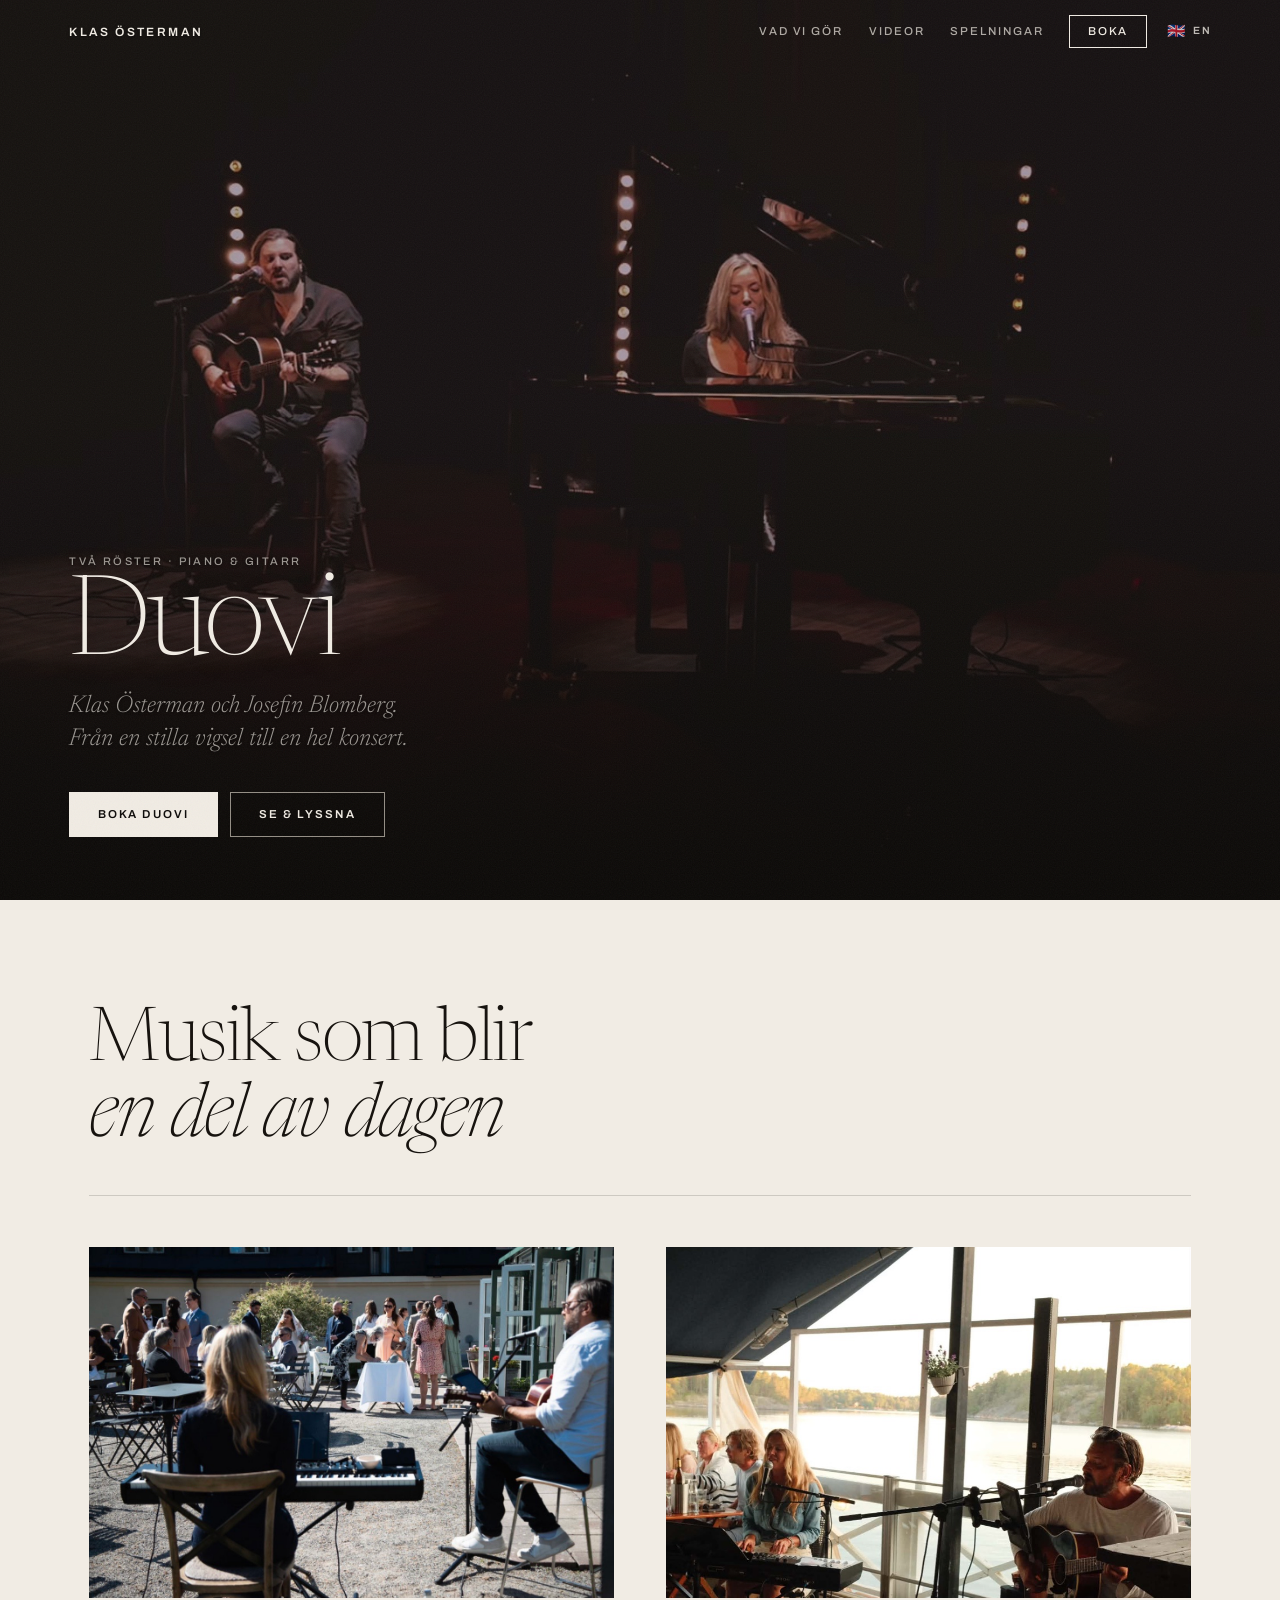
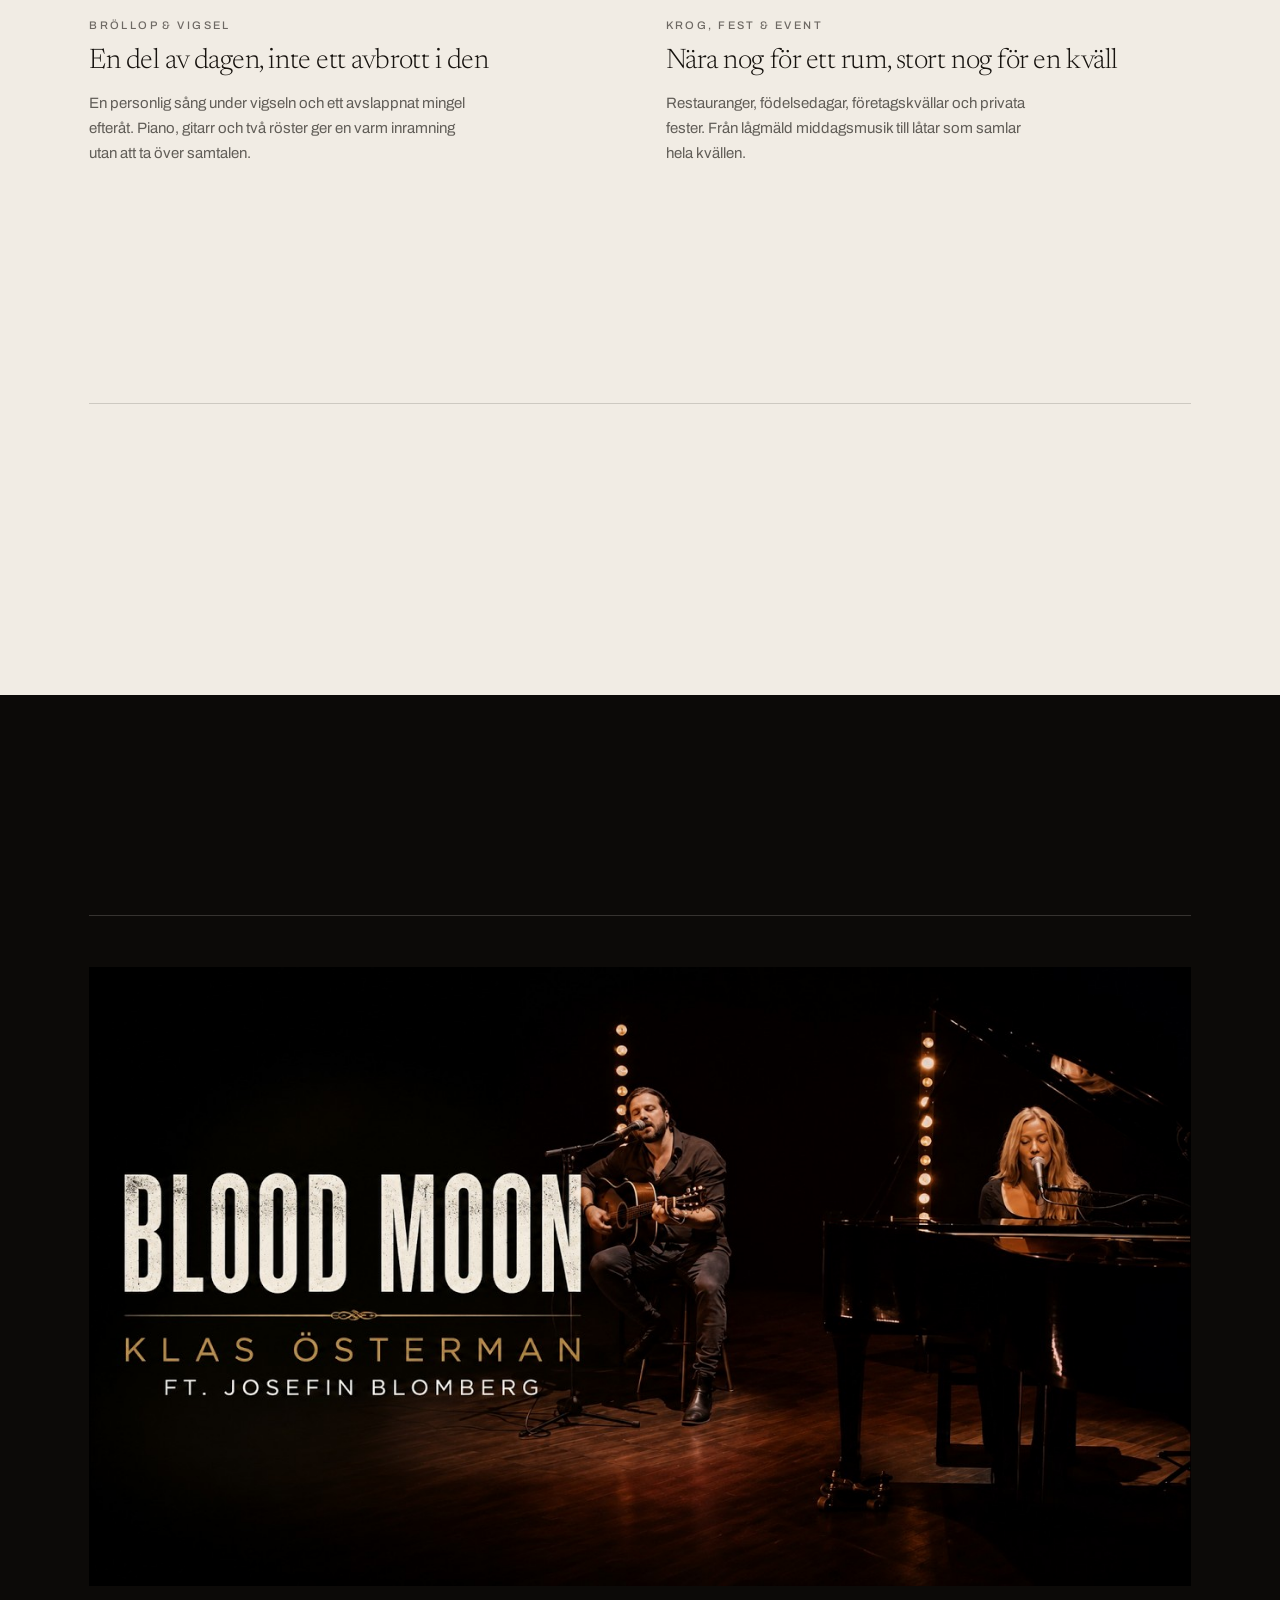
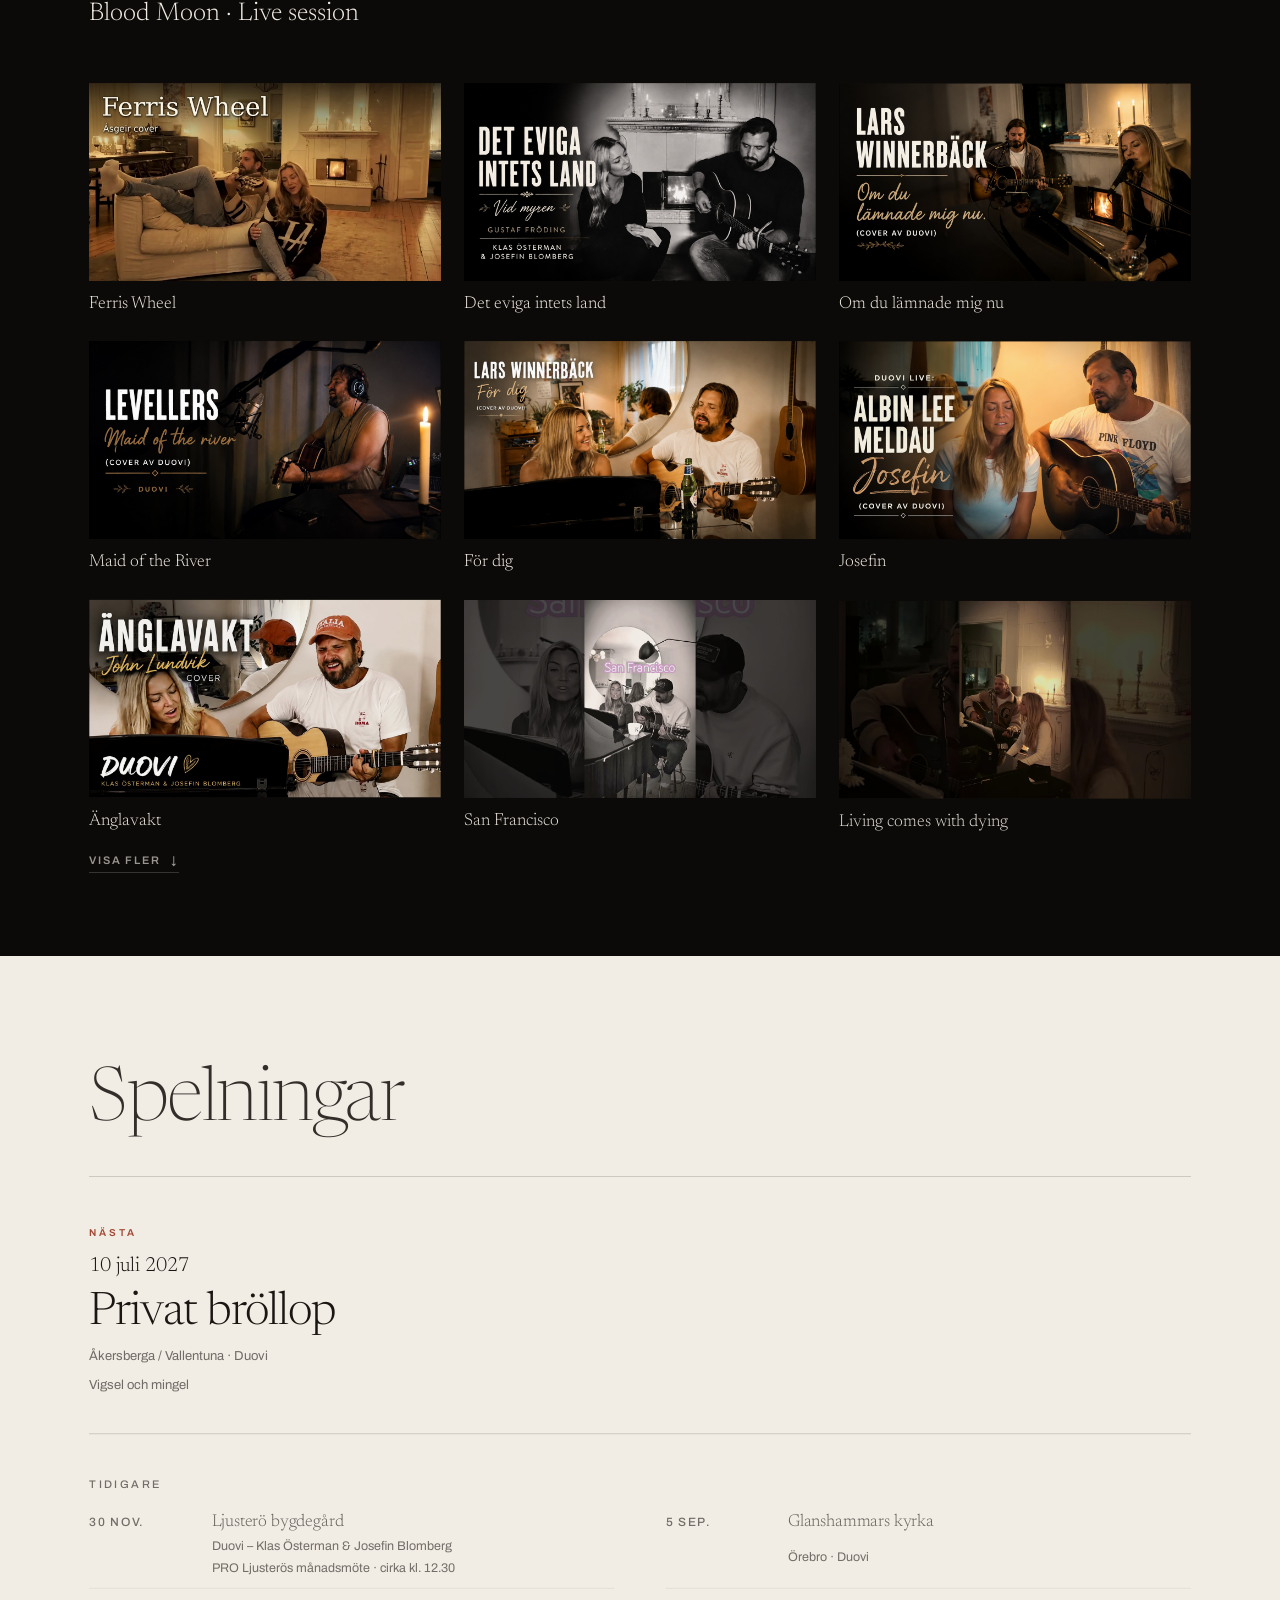
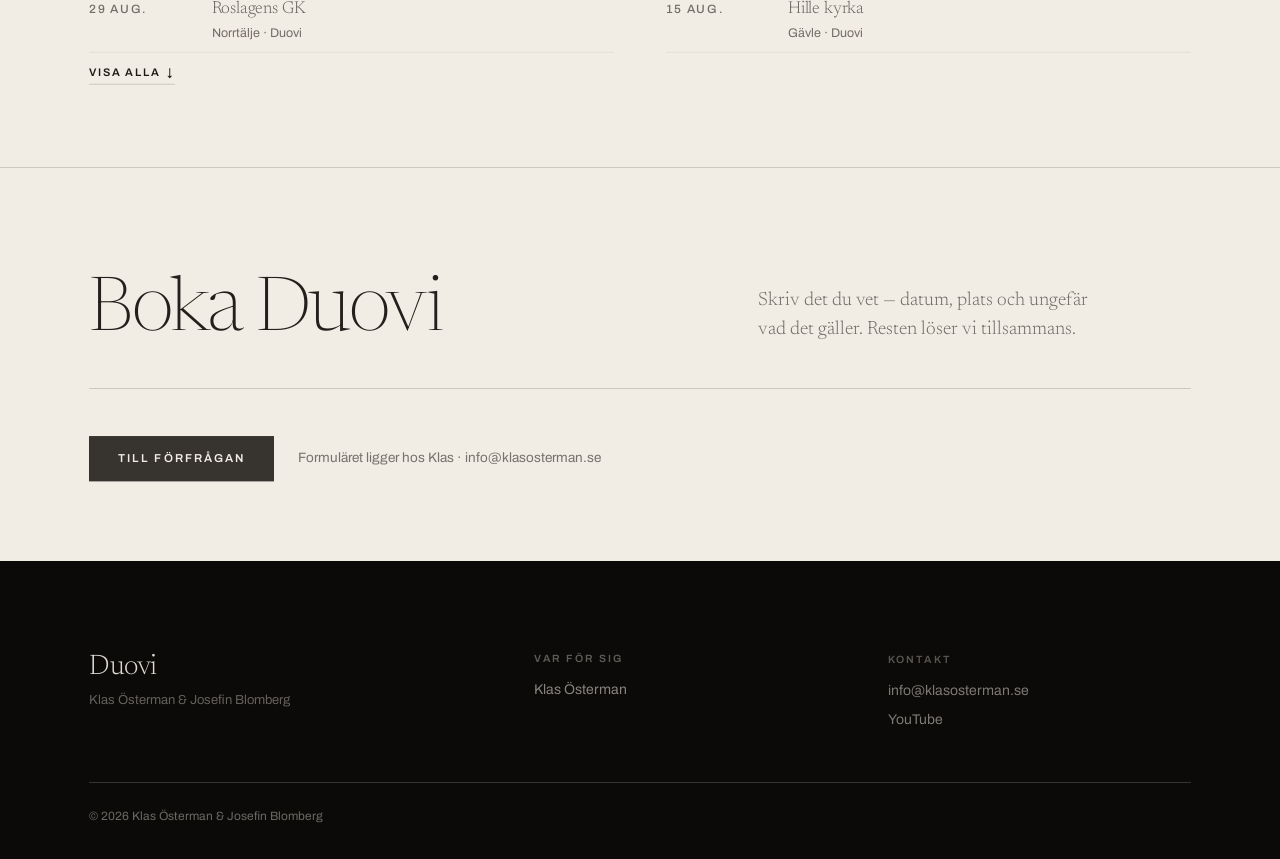
<file: duo/index.html>
<!doctype html>
<!-- byggd ur mockups/duovi_m3.html · m3 · 2026-09-04T09:48:14.513Z -->
<!-- ============================================================================
     DUOVI — egen sida, i G:s formspråk.
     Joachim 2026-09-02, alternativ 1: "Duovi får en egen sida som båda
     artistsidorna länkar till." Fallen, citaten, de sex videorna och platserna
     bor här, en gång. Klas sida (kvall.html) har ett kort kapitel som pekar hit.
     Josefins sida är inte vår; när den finns länkar den hit på samma sätt.

     Huvudet (<head>) och skriptet är kvall.html:s ORDAGRANT — ändras de där ska
     de ändras här. Sidans egna regler ligger i ett andra <style>-block.
     Formuläret finns en gång, på Klas sida: kvall.html?form=Duovi#boka förväljer
     Duovi i "Önskat liveformat".
     Checken körs med   MALFIL=mockups/duovi.html node scripts/check.js
============================================================================ -->
<html lang="sv">
<head>
<meta charset="utf-8">
<meta name="viewport" content="width=device-width, initial-scale=1">
<title>Duovi — Klas Österman & Josefin Blomberg</title>
<meta name="description" content="Duovi — Klas Österman och Josefin Blomberg. Två röster, piano och gitarr. Bröllop, konsert, krog och event.">
<link rel="canonical" href="https://klasosterman.se/duovi/">
<link rel="alternate" hreflang="sv" href="https://klasosterman.se/duovi/">
<link rel="alternate" hreflang="en" href="https://klasosterman.se/en/duovi/">
<link rel="alternate" hreflang="x-default" href="https://klasosterman.se/duovi/">
<link rel="icon" type="image/png" sizes="192x192" href="/favicon.png">
<link rel="stylesheet" href="../fonts/fonts.css">
<link rel="stylesheet" href="../fonts/fonts-b.css">
<style>
/* ===========================================================================
   1. GRUNDEN
   =========================================================================== */
:root{
  /* PAPPER & FILM — F:s färger, F:s växling. Joachim 2026-09-02: "Kombinationen
     av vita och svarta sektioner är väldigt ren, och jag gillar färgerna. Kan vi
     rikta vår sida mer åt det?" Talen nedan är F:s (mockups/omslag.html) ordagrant:
     varmt papper, varmt bläck, filmsvärta, och Klas egen terrakotta i två lägen —
     --ackd mätt ur duovi-scen.jpg (på film), --ack samma kulörton mörkad tills
     den bär text på papper.

     Filmen är förvalet (body). En sektion med klassen .pap vänder tokens till
     papper — se regeln under .sek. Komponenterna använder bara tokens, så samma
     CSS ritar båda. Undantaget är Spotify-plattan, som är svart på båda. */
  --mork:#0c0a08;
  --natt:var(--mork);
  --natt2:#161210;
  --ljusf:#f1ece4;                  /* film-ljuset, vänds aldrig (plattan) */
  --ljus:var(--ljusf);
  --ljus2:rgba(241,236,228,.62);
  --ljus3:rgba(241,236,228,.42);
  --lin:rgba(241,236,228,.18);
  --lin2:rgba(241,236,228,.09);
  --ackd:#b4786c;
  --glod:var(--ackd);

  --pap:#f1ece4;
  --pap2:#e8e1d6;
  --ink:#17130f;
  --ink2:rgba(23,19,15,.66);
  --ink3:rgba(23,19,15,.6);   /* F har .44 — 2,84:1 på papper; .6 bär 10,5 px */
  --linp:rgba(23,19,15,.16);
  --linp2:rgba(23,19,15,.09);
  --linp3:rgba(23,19,15,.065);      /* Tidigare-listans radlinjer: tio på ett ställe, ett steg svagare */
  --ack:#a0442f;

  --disp:'Newsreader',Georgia,'Times New Roman',serif;   /* B:s snitt, förval sedan 2026-09-03 */
  --blk:'Archivo Black','Archivo',Impact,sans-serif;
  --ui:'Archivo','Helvetica Neue',Helvetica,Arial,sans-serif;

  --max:1240px;
  --gut:clamp(20px,5.4vw,72px);
  --kant:max(var(--gut),calc((100vw - var(--max)) / 2 + var(--gut)));
  --skarv:clamp(60px,6.5vw,104px);
  --hdr:64px;
}

*{box-sizing:border-box}
/* Nativa hash-hopp (reduced motion, duovi → kvall.html#boka) ska inte landa under den fasta headern. */
section[id]{scroll-margin-top:var(--hdr)}
html{-webkit-text-size-adjust:100%}
body{
  margin:0;background:var(--natt);color:var(--ljus);
  font:400 16px/1.7 var(--ui);
  -webkit-font-smoothing:antialiased;-moz-osx-font-smoothing:grayscale;
  overflow-x:hidden;
}
img,video{display:block;max-width:100%;height:auto}
a{color:inherit;text-decoration:none}
button{font:inherit;color:inherit;background:none;border:0;padding:0;cursor:pointer}
::selection{background:var(--glod);color:var(--natt)}
:focus-visible{outline:2px solid var(--glod);outline-offset:3px}

/* Korn: rasterad bricka, inget blend-mode — samma skäl som i F, jankgrinden. */
.korn{position:fixed;inset:0;z-index:90;pointer-events:none;opacity:.05;
  background-image:url("data:image/svg+xml,%3Csvg xmlns='http://www.w3.org/2000/svg' width='160' height='160'%3E%3Cfilter id='n'%3E%3CfeTurbulence type='fractalNoise' baseFrequency='.86' numOctaves='3' stitchTiles='stitch'/%3E%3C/filter%3E%3Crect width='160' height='160' filter='url(%23n)'/%3E%3C/svg%3E")}

.wrap{max-width:var(--max);margin:0 auto;padding:0 var(--gut)}
.sek{padding:var(--skarv) 0}
/* PAPPERSSEKTIONEN. Vänder tokens; ingen komponent behöver egna pappersregler. */
.pap{--natt:var(--pap);--natt2:var(--pap2);--ljus:var(--ink);--ljus2:var(--ink2);
  --ljus3:var(--ink3);--lin:var(--linp);--lin2:var(--linp2);--glod:var(--ack);
  background:var(--natt);color:var(--ljus)}
.pap ::selection{background:var(--ink);color:var(--pap)}
/* Två pappersark efter varandra (Live → Om, som F:s Bio → Boka) skiljs av en hårlinje. */
.pap + .pap{border-top:1px solid var(--linp)}

/* ===========================================================================
   2. TYPOGRAFISKA ROLLER
   Fraunces bär rubriker, namn, citat och ingresser. Archivo bär allt som ska
   göras: menyn, etiketter, brödtext, knappar. Kursiven är Fraunces enda
   betoning och används en gång per rubrik, aldrig i löptext.
   =========================================================================== */
.et{display:block;font:500 11px/1 var(--ui);letter-spacing:.22em;text-transform:uppercase;
  color:var(--ljus3)}
.rub{margin:.3em 0 0;font:200 clamp(40px,5.8vw,78px)/1.02 var(--disp);letter-spacing:-.02em;
  text-wrap:balance}   /* "Samma låtar, / tre uppsättningar" — inte "tre / uppsättningar" */
.rub em{font-style:italic;font-weight:200}
.ing{margin:0;font:300 clamp(18px,1.5vw,21px)/1.5 var(--disp);color:var(--ljus2);max-width:44ch;
  text-wrap:balance}
.shd{display:grid;grid-template-columns:1fr minmax(240px,.7fr);gap:18px clamp(24px,4vw,64px);
  align-items:end;padding-bottom:clamp(24px,3vw,40px);border-bottom:1px solid var(--lin)}
.shd .ing{padding-bottom:.35em}

/* ===========================================================================
   3. HEADER
   =========================================================================== */
#hdr{position:fixed;top:0;left:0;right:0;z-index:70;height:var(--hdr);
  display:flex;align-items:center;gap:20px;padding:0 var(--gut);   /* kanten, inte spalten — Klas 2026-09-04: texten ner till vänster som i A */
  border-bottom:1px solid transparent;
  transition:background .5s ease,border-color .5s ease}
/* F:s regel: papper över allt efter heron — även över filmbanden. */
#hdr.fast{background:var(--pap);color:var(--ink);border-bottom-color:var(--linp)}
#hdr .m{font:600 12px/1 var(--ui);letter-spacing:.2em;text-transform:uppercase;
  margin-right:auto;white-space:nowrap;
  opacity:0;pointer-events:none;transition:opacity .45s ease}
#hdr.fast .m{opacity:1;pointer-events:auto}
#hdr nav{display:flex;align-items:center;gap:clamp(14px,2vw,32px)}
#hdr nav a{position:relative;font:500 11.5px/1 var(--ui);letter-spacing:.17em;
  text-transform:uppercase;opacity:.7;transition:opacity .25s}
#hdr nav a:hover,#hdr nav a.pa{opacity:1}
#hdr nav a.pa::after{content:"";position:absolute;left:0;right:0;bottom:-8px;height:1px;background:var(--ackd)}
#hdr.fast nav a.pa::after{background:var(--ack)}
#hdr .bok{border:1px solid currentColor;padding:10px 18px;opacity:1;
  transition:background .35s,color .35s,border-color .35s}
#hdr .bok::after{display:none}
#hdr .bok:hover{background:var(--ljusf);color:var(--mork)}
#hdr.fast .bok:hover{background:var(--ink);color:var(--pap)}
.sprak{display:inline-flex;align-items:center;gap:7px;flex:none;font:600 10.5px/1 var(--ui);
  letter-spacing:.13em;text-transform:uppercase;opacity:.78;transition:opacity .25s}
.sprak:hover{opacity:1}
.sprak .flagga{font-size:15px;line-height:1;letter-spacing:0}
@media(max-width:500px){#hdr{gap:12px}.sprak,#hdr .meny{font-size:0;gap:0}}
@media(max-width:820px){#hdr nav a:not(.bok){display:none}}
/* Hamburgermenyn — bara under 820 px (Klas 2026-09-04: "På mobilen: hur gör vi med meny? Kanske en
   hamburgermeny?"). Knappen Meny står bredvid Boka; lagret är sidans mörka ton med samma länkar i
   Newsreader, klonade ur headern så listan har EN källa. Stänger på länk, kryss och Esc. */
#hdr .meny{display:none;align-items:center;gap:10px;height:44px;padding:0 4px;
  font:500 11.5px/1 var(--ui);letter-spacing:.17em;text-transform:uppercase;
  background:none;border:0;color:inherit;cursor:pointer;-webkit-tap-highlight-color:transparent}
#hdr .meny i{display:block;width:18px;height:9px;border-top:1.5px solid currentColor;border-bottom:1.5px solid currentColor}
@media(max-width:820px){#hdr .meny{display:inline-flex}}
.lager{position:fixed;inset:0;z-index:90;display:none;flex-direction:column;background:var(--natt);color:var(--ljus);
  padding:0 var(--gut) 40px;overflow:auto}
.lager.pa{display:flex}
html.meny-oppen{overflow:hidden}
.lager .ltopp{display:flex;align-items:center;justify-content:space-between;height:var(--hdr);flex:none}
.lager .lm{font:600 12px/1 var(--ui);letter-spacing:.2em;text-transform:uppercase;color:inherit;white-space:nowrap}
.lager .lstang{display:inline-flex;align-items:center;gap:9px;height:44px;padding:0 4px;
  font:500 11.5px/1 var(--ui);letter-spacing:.17em;text-transform:uppercase;
  background:none;border:0;color:inherit;cursor:pointer;-webkit-tap-highlight-color:transparent}
.lager .lstang svg{width:14px;height:14px;display:block}
.lager nav{display:flex;flex-direction:column;align-items:flex-start;gap:4px;margin-top:clamp(28px,8vh,64px)}
.lager nav a{font:300 clamp(34px,9vw,48px)/1.15 var(--disp);letter-spacing:-.02em;color:inherit;padding:6px 0}
.lager nav a.bok{margin-top:clamp(24px,6vh,44px);font:500 12px/1 var(--ui);letter-spacing:.2em;text-transform:uppercase;
  border:1px solid rgba(239,231,217,.6);padding:14px 22px}

/* ===========================================================================
   4. KNAPPAR OCH LÄNKAR
   =========================================================================== */
.knapp{display:inline-flex;align-items:center;gap:.7em;font:600 11.5px/1 var(--ui);
  letter-spacing:.18em;text-transform:uppercase;padding:16px 28px;
  border:1px solid var(--ljus);color:var(--ljus);
  transition:background .3s,color .3s,border-color .3s}
.knapp.fyll{background:var(--ljus);color:var(--natt)}
.knapp.fyll:hover{background:transparent;color:var(--ljus)}
.knapp:not(.fyll):hover{background:var(--ljus);color:var(--natt)}
.tlink{display:inline-flex;align-items:center;gap:.55em;font:600 11px/1 var(--ui);
  letter-spacing:.17em;text-transform:uppercase;padding-bottom:6px;
  border-bottom:1px solid var(--lin);transition:color .3s,border-color .3s}
.tlink:hover{color:var(--glod);border-bottom-color:var(--glod)}
.pil{display:inline-block;transition:transform .35s cubic-bezier(.2,.7,.3,1)}
a:hover .pil,button:hover .pil{transform:translateX(5px)}

/* ===========================================================================
   5. HERO — solnedgången
   Namnet på en rad i gemener, payoffen i kursiv under. Två handlingar och
   inget mer: lyssna eller boka. NÄSTA-notisen till höger finns i markupen men
   tar bort sig själv när ingen rad i spelningslistan är data-publik="ja" —
   samma mekanik som A och F, se skriptet.
   =========================================================================== */
.hero{position:relative;height:100vh;height:100svh;min-height:620px;display:flex;align-items:flex-end;
  overflow:hidden;background:var(--natt)}
.hero .bg{position:absolute;inset:-5%}
.hero .bg video,.hero .bg img{width:100%;height:100%;object-fit:cover;animation:kb 44s ease-in-out infinite alternate}
@keyframes kb{from{transform:scale(1)}to{transform:scale(1.07)}}
.hero::after{content:"";position:absolute;inset:0;z-index:2;pointer-events:none;
  background:linear-gradient(rgba(12,10,8,.34),rgba(12,10,8,.3) 45%,rgba(12,10,8,.82) 82%,var(--natt) 99%)}
.hero .in{position:relative;z-index:3;width:100%;padding:0 var(--gut) clamp(44px,7vh,84px);   /* A:s luft, som kvall sedan 2026-09-04 */
  display:grid;grid-template-columns:minmax(0,1fr) auto;gap:24px clamp(24px,4vw,64px);align-items:end}
.hero .et{color:var(--ljus2);text-shadow:0 1px 3px rgba(0,0,0,.6)}
/* Två rader, efternamnet kursivt — B:s .hnamn/.hnamn em ordagrant (vikt, spärr, radavstånd,
   kursivens -.02em). Klas via Joachim 2026-09-03: "gillar att Klas Österman visade på två
   rader, kursivt på en rad, precis som i B-versionen." Graden är G:s. Duovi har inget em. */
.hero h1 em{display:block;font-style:italic;font-weight:200;margin-left:-.02em}
.hero h1{margin:max(.1em,10px) 0 0;font:200 clamp(52px,8.6vw,126px)/.92 var(--disp);letter-spacing:-.032em;
  text-shadow:0 2px 30px rgba(0,0,0,.4)}
.hero .front{margin:.45em 0 0;font:300 clamp(19px,1.9vw,27px)/1.35 var(--disp);font-style:italic;
  color:var(--ljus2);max-width:30ch;text-wrap:balance;text-shadow:0 1px 3px rgba(0,0,0,.6)}
.hero .cta{display:flex;gap:12px;flex-wrap:wrap;margin-top:clamp(24px,2.8vw,38px)}
.hero .knapp{background:rgba(12,10,8,.24);border-color:rgba(239,231,217,.6)}
.hero .knapp:hover{background:var(--ljus);color:var(--natt);border-color:var(--ljus)}
.hero .knapp.fyll{background:var(--ljus);color:var(--natt);border-color:var(--ljus)}
.hero .knapp.fyll:hover{background:transparent;color:var(--ljus)}
.hero .notis{text-align:right;padding-bottom:6px;text-shadow:0 1px 3px rgba(0,0,0,.7)}
.hero .notis .n1{display:block;margin-bottom:8px;font:500 10px/1 var(--ui);letter-spacing:.32em;
  text-transform:uppercase;color:var(--glod)}
.hero .notis .n2{display:block;font:300 clamp(17px,1.5vw,21px)/1.3 var(--disp)}
.hero .notis .n3{display:block;margin-top:4px;font:400 12.5px/1.4 var(--ui);color:var(--ljus3)}
/* A:s hero-layout, Joachim 2026-09-03: "samma layout som A-versionen, med lyssna-knappen
   till höger, och återställ det övriga innehållet." Tre band som i helhet4: namn + notis,
   en linje, payoff till vänster och knappen till höger. Måtten är A:s (.hr, .topp, .under);
   payoffen i A:s grad och i Archivo, som A:s Switzer — liten text på rörlig video ska inte
   vara tunn serif. Bara Klas sida bär .linje; Duovi-sidans hero är oförändrad. */
.hero.linje .in{display:block}
.hero .topp{display:flex;justify-content:space-between;align-items:flex-end;gap:28px}
.hero .hr{border:0;border-top:1px solid rgba(239,231,217,.28);margin:26px 0 9px;transform-origin:left}
.hero .under{display:flex;justify-content:space-between;align-items:flex-start;gap:28px;flex-wrap:wrap}
/* Payoffen i B:s sättning (.hmeta .front ordagrant: Newsreader 300, 16–20 px, ljus2) sedan
   2026-09-03 — sessionens rekommendation, Joachim: "Ja, jag vill gärna se det." Archivo,
   som den var, ligger kvar bakom ?payoff=ui; ?payoff=prov ger väljaren. Vid 14 px blev
   tunn text otydlig på video i A:s historia; vid B:s grad håller den. */
.hero .under .front{margin:0;font:300 clamp(16px,1.45vw,20px)/1.5 var(--disp);font-style:normal;
  letter-spacing:0;color:var(--ljus2);max-width:56ch;text-wrap:pretty}
html[data-payoff="ui"] .hero .under .front{font:400 clamp(13px,1.25vw,14.5px)/1.45 var(--ui);
  letter-spacing:.01em;max-width:60ch}
.typrov.payprov{bottom:64px}
.hero .under .cta{margin-top:5px;margin-left:auto;justify-content:flex-end}
@media(max-width:820px){
  .hero .in{grid-template-columns:1fr}
  .hero .notis{text-align:left}
  .hero .topp{flex-direction:column;align-items:flex-start;gap:18px}
}

/* ===========================================================================
   6. LYSSNA — spelaren i en lyft platta, kanalerna som en rad
   =========================================================================== */
/* Plattan ÄR sektionen. Joachim 2026-09-02: vänsterspalten med fyra
   företagsnamn i rubrikstorlek var sidans svagaste yta — utgångar satta som
   innehåll. Nu: rubrik, plattan i full bredd, kanalerna som en tyst rad under.
   Spotify-inbäddningen är hans beslut; det enda som ändrats är vad som står
   runt den. */
.splat{background:var(--mork);color:var(--ljusf);padding:clamp(16px,1.8vw,22px);
  margin-top:clamp(28px,3.4vw,48px)}
.spwrap{height:352px}
.spwrap iframe{width:100%;height:100%;border:0;display:block}
.tyst{display:flex;flex-wrap:wrap;gap:8px 26px;margin-top:22px}
.tyst a{font:400 13px/1 var(--ui);color:var(--ljus3);padding-bottom:3px;
  border-bottom:1px solid transparent;transition:color .25s,border-color .25s}
.tyst a:hover{color:var(--glod);border-bottom-color:var(--glod)}

/* ===========================================================================
   7. SE — rutnät med ett stort kort. Ingen remsa, inget lås.
   =========================================================================== */
.se .rut{display:grid;grid-template-columns:repeat(3,1fr);gap:clamp(16px,2vw,30px) clamp(14px,1.8vw,26px);
  margin-top:clamp(32px,4vw,56px)}
.se .kort:first-child{grid-column:span 2;grid-row:span 2}
@media(max-width:760px){
  .se .rut{grid-template-columns:1fr 1fr}
  .se .kort:first-child{grid-column:span 2;grid-row:auto}
}
@media(max-width:480px){.se .rut{grid-template-columns:1fr}.se .kort:first-child{grid-column:auto}}
.kort{position:relative;display:block;text-align:left}
.kort .ram{display:block;position:relative;overflow:hidden;background:#181410;aspect-ratio:16/9}
/* Det stora kortet är en flexkolumn: ramen tar höjden som blir över när titeln
   fått sin. aspect-ratio släpps — med height:100% räknade den fram en BREDD
   (914 px i ett 720 px kort) och stack ut under grannarna. Mätt i skärmdump. */
.se .kort:first-child{display:flex;flex-direction:column}
.se .kort:first-child .ram{flex:1 1 auto;min-height:0;aspect-ratio:auto}
.se .kort:first-child .kt{flex:none}
.kort img{width:100%;height:100%;object-fit:cover;transition:transform .9s cubic-bezier(.2,.7,.3,1)}
.kort:hover img{transform:scale(1.035)}
.kort .ram::after{content:"";position:absolute;inset:0;
  background:linear-gradient(180deg,transparent 55%,rgba(12,10,8,.7));opacity:0;transition:opacity .4s}
.kort:hover .ram::after{opacity:1}
.kort .sp{position:absolute;left:0;bottom:0;z-index:2;padding:16px 18px;
  font:600 10.5px/1 var(--ui);letter-spacing:.22em;text-transform:uppercase;color:var(--ljus);
  opacity:0;transform:translateY(6px);transition:opacity .35s,transform .35s}
.kort:hover .sp{opacity:1;transform:none}
/* Utan hover (telefon, surfplatta) finns ingen ruta att vara över — då står Spela och mörkningen alltid. */
@media(hover:none){.kort .sp{opacity:1;transform:none}.kort .ram::after{opacity:1}}
.kort .kt{display:block;margin-top:12px;font:300 clamp(16px,1.35vw,20px)/1.3 var(--disp);
  transition:color .3s}
.se .kort:first-child .kt{font-size:clamp(20px,2vw,28px)}
.kort:hover .kt{color:var(--glod)}

/* ===========================================================================
   8. LIVE — nästa, tidigare, tre uppsättningar
   =========================================================================== */
.live .tva{margin-top:clamp(32px,4vw,56px)}
.gig{display:grid;grid-template-columns:clamp(84px,8vw,110px) minmax(0,1fr);gap:4px 20px;
  align-items:baseline;padding:14px 0;border-top:1px solid var(--lin2)}
.gig .d{font:500 12px/1.5 var(--ui);letter-spacing:.14em;text-transform:uppercase;color:var(--ljus3);white-space:nowrap}
.gig .v{font:300 clamp(18px,1.6vw,22px)/1.25 var(--disp);letter-spacing:-.01em}
.gig .m{grid-column:2;font:400 12.5px/1.45 var(--ui);color:var(--ljus3)}
.gig.next{grid-template-columns:1fr;gap:10px;padding:0 0 clamp(24px,3vw,40px);border-top:0;
  border-bottom:1px solid var(--lin)}
.gig.next .chip{display:inline-block;margin-bottom:6px;font:600 10px/1 var(--ui);letter-spacing:.3em;
  text-transform:uppercase;color:var(--glod)}
/* Datumet i bläck, inte grått: det enda i raden besökaren behöver ska inte vara
   det svagaste. Joachim 2026-09-02 ("Gör det första steget"), i stället för B:s
   fyllda bricka och färgade datum. */
.gig.next .d{font:300 clamp(18px,1.6vw,22px)/1.2 var(--disp);letter-spacing:0;text-transform:none;color:var(--ljus)}
.gig.next .v{font-size:clamp(30px,3.6vw,50px);line-height:1.05;letter-spacing:-.022em}
.gig.next .m{grid-column:1;font-size:13px}
.tidigare{margin-top:clamp(28px,3.4vw,48px)}
.tidigare .et{margin-bottom:12px}
.tidigare .lista{display:grid;grid-template-columns:1fr 1fr;column-gap:clamp(28px,4vw,64px)}
@media(max-width:700px){.tidigare .lista{grid-template-columns:1fr}}
/* Tidigare: linjen under raden, inte över — första raden får ingen egen kant mot
   rubriken. Och ett steg svagare: tio rader i två spalter är tjugo linjer. */
.tidigare .gig{padding:10px 0;border-top:0;border-bottom:1px solid var(--linp3)}
.tidigare .gig .v{font-size:clamp(16px,1.35vw,19px);color:var(--ljus2)}
/* Tidigare: fyra + "Visa alla" är förvalet sedan 2026-09-03 kväll (Joachim: "Kör fyra +
   visa alla som förval"). ?tidigare=alla|stangd de andra, ?tidigare=prov väljaren (&tid=).
   Joachim 2026-09-03: "tidigare spelningar inte ska vara utvecklat från början". Klas
   sa samma dag att "Var vi spelat" blir fel med Nästa under. Fyra, inte tre: listan är två
   spalter, tre lämnar ett hål. Knappen är .tlink som "Läs mer om Duovi" och försvinner
   och växlar: fäller ut och fäller ihop igen (Joachim: "man måste kunna trycka
   tillbaka den in också"). */
.tidmer{display:none;background:none;color:inherit;cursor:pointer;margin-top:14px}
html[data-tidigare="fyra"] .tidigare:not(.oppen) .lista .gig:nth-child(n+5){display:none}
html[data-tidigare="stangd"] .tidigare:not(.oppen) .lista,
html[data-tidigare="stangd"] .tidigare:not(.oppen) .et{display:none}
html[data-tidigare="stangd"] .tidigare:not(.oppen) .tidmer{margin-top:0}
html[data-tidigare] .tidigare .tidmer{display:inline-flex}
.tidigare.oppen .tidmer .pil.ned{transform:rotate(180deg)}
.tidigare.oppen .tidmer:hover .pil.ned{transform:rotate(180deg) translateY(4px)}
.tidmer:hover .pil.ned{transform:translateY(4px)}
.typrov.tidprov{bottom:112px}
.tomspel{display:none;padding:clamp(24px,3vw,40px);border:1px solid var(--lin)}
.tomspel p{margin:0 0 20px;font:300 clamp(19px,1.9vw,25px)/1.4 var(--disp);max-width:34ch}
.live.tom .gig.next{display:none}
.live.tom .tomspel{display:block}

.fmt{margin-top:clamp(64px,8vw,120px)}
.fmt .rad{display:grid;grid-template-columns:repeat(3,1fr);gap:clamp(24px,3.4vw,56px);
  margin-top:clamp(28px,3.4vw,48px)}
@media(max-width:760px){.fmt .rad{grid-template-columns:1fr}}
.frad{padding-top:22px}   /* kolumnernas övre kant borta — rubriklinjen räcker */
.frad .no{display:block;font:500 11px/1 var(--ui);letter-spacing:.22em;color:var(--ljus3)}
.frad h4{margin:.9em 0 .5em;font:300 clamp(26px,2.6vw,36px)/1.08 var(--disp);letter-spacing:-.018em}
.frad p{margin:0;font:400 15px/1.66 var(--ui);color:var(--ljus2);max-width:34ch;text-wrap:pretty}

/* ===========================================================================
   9. DUOVI — scenen. Öppen. Bara de extra videorna är hopfällda.
   =========================================================================== */
.duovi{background:var(--mork);color:var(--ljusf)}
.duohero{position:relative;min-height:clamp(420px,58vh,620px);display:flex;align-items:flex-end;overflow:hidden}
.duohero .bg{position:absolute;inset:0}
.duohero .bg img{width:100%;height:100%;object-fit:cover;object-position:50% 40%}
.duohero .skym{position:absolute;inset:0;
  background:linear-gradient(180deg,var(--natt) 0%,rgba(12,10,8,.15) 34%,rgba(12,10,8,.3) 60%,var(--natt) 100%)}
.duohin{position:relative;width:100%;padding:clamp(80px,12vw,160px) var(--kant) clamp(28px,3vw,44px)}
/* Rubriken i samma skala som Lyssna/Se/Live — inte större än namnet i heron.
   Joachim 2026-09-02: sidan är Klas, Duovi är ett kapitel. */
.duohin h2{margin:.3em 0 0;font:200 clamp(40px,5.8vw,78px)/1.02 var(--disp);letter-spacing:-.02em}
.duoin{padding:clamp(28px,3vw,44px) var(--kant) clamp(60px,6.5vw,104px)}
.duoin .lead{display:grid;grid-template-columns:minmax(0,1.1fr) minmax(0,.9fr);gap:clamp(24px,4vw,64px);
  align-items:end}
@media(max-width:860px){.duoin .lead{grid-template-columns:1fr}}
.duoin .lead p{margin:0;font:300 clamp(22px,2.3vw,32px)/1.32 var(--disp);letter-spacing:-.012em;max-width:26ch;text-wrap:balance}
.duoin .lead .akt{display:flex;gap:12px 24px;align-items:center;flex-wrap:wrap;justify-content:flex-start}
@media(min-width:861px){.duoin .lead .akt{justify-content:flex-end}}

.duofilm{margin-top:clamp(40px,5vw,72px)}
/* Duken (duovi.html) är ett stort .kort sedan 2026-09-02 — reglerna ligger i
   den filens eget stilblock. Text i bilden, gradient och "Se hela videon" är borta. */

/* ===========================================================================
   10. OM — skymningen. En bild, tre stycken.
   =========================================================================== */
.om .tva{display:grid;grid-template-columns:minmax(0,.8fr) minmax(0,1.2fr);gap:clamp(30px,5vw,88px);align-items:center}
@media(max-width:820px){.om .tva{grid-template-columns:1fr}}
.om .ph{display:block;overflow:hidden;background:#181410}
.om .ph img{width:100%;aspect-ratio:4/5;object-fit:cover;object-position:50% 30%}
.om .rub{margin-bottom:.5em}
.om .stor{margin:0 0 1em;font:300 clamp(21px,2.1vw,29px)/1.4 var(--disp);letter-spacing:-.01em;max-width:32ch;text-wrap:balance}
.om p{font:400 15.5px/1.72 var(--ui);color:var(--ljus2);max-width:46ch;text-wrap:pretty;margin:0 0 1em}

/* ===========================================================================
   11. BOKA — papperet. Sidans enda ljusa yta, för det enda man ska göra.
   =========================================================================== */
.fgrid{display:grid;grid-template-columns:1fr 1fr;gap:clamp(22px,2.8vw,38px) clamp(24px,3.4vw,48px);
  margin-top:clamp(32px,4vw,56px)}
@media(max-width:700px){.fgrid{grid-template-columns:1fr}}
.fgrid .full{grid-column:1/-1}
.fgrid label{display:block;font:600 10.5px/1 var(--ui);letter-spacing:.2em;text-transform:uppercase;
  color:var(--ink3);margin-bottom:11px}
.fgrid input,.fgrid select,.fgrid textarea{width:100%;background:transparent;border:0;
  border-bottom:1px solid var(--linp);padding:10px 0;font:400 16.5px/1.5 var(--ui);color:var(--ink);
  border-radius:0;transition:border-color .3s}
.fgrid textarea{resize:vertical}
.fgrid select{-webkit-appearance:none;appearance:none;
  background-image:linear-gradient(45deg,transparent 50%,var(--ink3) 50%),linear-gradient(135deg,var(--ink3) 50%,transparent 50%);
  background-position:calc(100% - 9px) calc(50% + 1px),calc(100% - 4px) calc(50% + 1px);
  background-size:5px 5px,5px 5px;background-repeat:no-repeat}
.fgrid input:focus,.fgrid select:focus,.fgrid textarea:focus{outline:0;border-bottom-color:var(--ink)}
.fslut{display:flex;gap:22px;align-items:center;flex-wrap:wrap;margin-top:8px}
.fine{font:400 12.5px/1.5 var(--ui);color:var(--ink3)}

/* ===========================================================================
   12. FOTEN
   =========================================================================== */
footer{padding:clamp(56px,7vw,104px) 0 34px}
/* Foten skuren 2026-09-02 (Joachim: "Skär det"): Lyssna-kolumnen borta (samma fyra länkar
   står under Spotify-plattan), "Integritetspolicy" borta tills sidan finns.
   NYHETSBREVET TILLBAKA 2026-09-03 på Joachims ord: Klas "planerar att skicka ut den vid
   varje släpp och större offentliga spelningar". B:s .mailrow i G:s tokens; heroknappen
   pekar hit (#nyheter). Fältet har ingen tjänst bakom sig ännu — som i A och B. */
.mailrow{display:grid;grid-template-columns:minmax(0,1fr) minmax(300px,.92fr);
  gap:26px clamp(28px,4vw,64px);align-items:end;
  padding-bottom:clamp(38px,4.4vw,58px);border-bottom:1px solid var(--lin)}
@media(max-width:800px){.mailrow{grid-template-columns:1fr}}
.mailrow h4{margin:.3em 0 .5em;font:200 clamp(28px,3.4vw,46px)/1.06 var(--disp);letter-spacing:-.022em}
.mailrow p{margin:0;font:400 14.5px/1.6 var(--ui);color:var(--ljus2);max-width:40ch}
.mrow{display:flex;gap:12px;flex-wrap:wrap}
.mrow input{flex:1 1 200px;background:transparent;border:0;border-bottom:1px solid var(--lin);
  padding:13px 0;font:400 15px/1.4 var(--ui);color:var(--ljus);border-radius:0}
.mrow input::placeholder{color:var(--ljus3)}
.mrow input:focus{outline:0;border-bottom-color:var(--glod)}
.fcols{display:grid;grid-template-columns:minmax(0,1.3fr) repeat(2,minmax(0,1fr));gap:34px clamp(28px,4vw,64px);
  padding:0 0 clamp(38px,4.4vw,58px)}
.mailrow + .fcols{padding-top:clamp(38px,4.4vw,58px)}
.fcols > :last-child{grid-column:-2}
@media(max-width:760px){.fcols{grid-template-columns:1fr 1fr}}
.fm{font:300 clamp(24px,2.2vw,32px)/1 var(--disp);letter-spacing:-.015em}
.fmrad{margin-top:10px;font:400 13px/1.5 var(--ui);color:var(--ljus3)}
.fcols h5{margin:0 0 16px;font:600 10.5px/1 var(--ui);letter-spacing:.2em;text-transform:uppercase;color:var(--ljus3)}
.soc{display:flex;flex-direction:column;gap:9px}
.soc a{font:400 14px/1.4 var(--ui);color:var(--ljus2);transition:color .25s}
.soc a:hover{color:var(--glod)}
.legal{display:flex;justify-content:space-between;gap:16px;flex-wrap:wrap;padding-top:24px;
  border-top:1px solid var(--lin);font:400 12px/1.5 var(--ui);color:var(--ljus3)}

/* ===========================================================================
   13. SPELAREN — öppnar i lådan, helskärm på knappen. Joachim 2026-09-04: "Kör lådan
   som förval" (vänder 09-03:s "ska det öppnas upp i helskärm" — Klas hittade inte ut).
   Skälen: helskärm är något man ber om; lådan är det enda som ser lika ut på iPhone
   (ingen helskärm för div), på dator och när begäran nekas. Esc/Minimera i helskärm
   ger lådan tillbaka, Esc eller Stäng i lådan stänger.
   =========================================================================== */
.lb{position:fixed;inset:0;z-index:200;display:none;align-items:center;justify-content:center;
  background:rgba(8,6,5,.94);-webkit-backdrop-filter:blur(14px);backdrop-filter:blur(14px)}
.lb.pa{display:flex}
/* Lådan lämnar 140 px av höjden: knapparna står 56 px ovanför duken, och med 92vh hamnade de
   OVANFÖR vyn på en bred skärm (mätt i Brave 1568×769: y = −31). Det var Klas "inget sätt att
   stänga" när helskärmen nekats — den gamla Stäng-texten låg utanför bilden. */
.lb .duk3{position:relative;width:min(92vw,calc((100vh - 140px) * 16 / 9));aspect-ratio:16/9;background:#000}
/* Ramen fylls absolut. Mätt 2026-09-03: med height:100% mot #lbslot, som saknar höjd,
   föll ramen till förvalets 150 px och videon blev en remsa på 267×150 upptill — Joachims
   "visas på ett konstigt sätt". Fanns även i 92 %-lådan före helskärmen. */
.lb iframe{position:absolute;inset:0;width:100%;height:100%;border:0;display:block}
/* Knapparna: Helskärm/Minimera och Stäng — 44 px höga (touch), ikon + ord, alltid synliga.
   Klas via Joachim 2026-09-04: "inget sätt att stänga dem eller lämna helskärm" — den gamla
   Stäng-texten var 10,5 px ovanför lådan och försvann. I lådan ligger raden ovanför duken till
   höger; i helskärm (.ifs) mitt upptill, där YouTubes egna ikoner (titel till vänster, dela/
   senare till höger) inte ligger. .utan-fs: helskärm saknas för div (iOS Safari) — bara Stäng. */
.lb .knappar{position:absolute;top:-56px;right:0;display:flex;gap:8px;z-index:2}
.lb .knappar button{display:inline-flex;align-items:center;gap:9px;height:44px;padding:0 16px;
  font:600 11px/1 var(--ui);letter-spacing:.18em;text-transform:uppercase;color:var(--ljus);
  background:rgba(14,11,9,.72);border:1px solid rgba(239,231,217,.55);cursor:pointer;
  -webkit-tap-highlight-color:transparent;transition:background .2s,color .2s,border-color .2s}
.lb .knappar button:hover,.lb .knappar button:focus-visible{background:var(--ljus);color:var(--natt);border-color:var(--ljus);outline:0}
.lb .knappar svg{width:14px;height:14px;display:block;flex:none}
.lb .knappar .fsx{display:none}
.lb.ifs .knappar .fsi{display:none}
.lb.ifs .knappar .fsx{display:block}
.lb.utan-fs .knappar .fs{display:none}
.lb .duk3:fullscreen{width:100%;height:100%;aspect-ratio:auto}
.lb .duk3:-webkit-full-screen{width:100%;height:100%;aspect-ratio:auto}
.lb.ifs .knappar{top:14px;right:auto;left:50%;transform:translateX(-50%)}

/* Smal skärm: rubrikraderna på en spalt. */
@media(max-width:820px){
  .shd{grid-template-columns:1fr;align-items:start;gap:14px}
}

/* ===========================================================================
   14. RÖRELSE — startlägen. Sluttillståndet sätts alltid med .to().
   =========================================================================== */
.rv{opacity:0}
html.ingen-rorelse .rv{opacity:1}
@media(prefers-reduced-motion:reduce){
  .rv{opacity:1!important;transform:none!important}
  *{animation-duration:.001ms!important;transition-duration:.001ms!important}
}
/* ===========================================================================
   15. TYPSNITTSPROVET — B:s snitt i G. Klas 2026-09-03: "Tyckte B var nice i
   fonten." Joachim: "ta font från version B och lägga in den i den senaste",
   och samma dag "Kör Newsreader som förval i G". Därför är grunden (:root
   --disp, vikterna 200 på de stora raderna) numera B:s; Fraunces finns kvar
   bara som jämförelse. Layouten rörs inte — bara snittet och dess vikter:
     ?ty=fr   Fraunces, som G var till 2026-09-03 (vikt 300/400).
     ?ty=bbb  B:s tre roller ordagrant: dessutom Archivo Black på wordmarken,
              datumen, kapitelnumren och namnet i foten (B:s --blk).
   ?ty=prov ger väljaren, &snitt=<läge> förväljer. ?ty=b = förvalet (gammal länk).
   Tokens ligger i html[data-ty] så att .pap-växlingen fungerar oförändrad.
   =========================================================================== */
html[data-ty="fr"]{--disp:'Fraunces',Georgia,'Times New Roman',serif}
html[data-ty="fr"] .hero h1{font-weight:400;letter-spacing:-.028em}
html[data-ty="fr"] .hero h1 em{font-weight:400}
html[data-ty="fr"] .rub,html[data-ty="fr"] .rub em,html[data-ty="fr"] .duohin h2{font-weight:300}
/* B:s tal: wordmark, datum, kapitelnummer, foten — B:s egna mått, radernas plats G:s. */
html[data-ty="bbb"] #hdr .m{font:400 13px/1 var(--blk);letter-spacing:.13em}
html[data-ty="bbb"] .gig .d{font:400 clamp(15px,1.35vw,19px)/1 var(--blk);letter-spacing:.01em;color:var(--ljus)}
html[data-ty="bbb"] .gig.next .d{font:300 clamp(18px,1.6vw,22px)/1.2 var(--disp);letter-spacing:0}
html[data-ty="bbb"] .frad .no{font:400 clamp(20px,2.1vw,30px)/1 var(--blk);letter-spacing:-.02em;color:var(--lin)}
html[data-ty="bbb"] .fm{font:400 clamp(18px,1.7vw,23px)/1 var(--blk);letter-spacing:.09em;text-transform:uppercase}

/* Väljaren. Ritas aldrig ut utan ?ty=prov. */
.typrov{position:fixed;left:16px;bottom:16px;z-index:120;display:none;gap:8px;
  padding:10px 12px;background:rgba(14,11,9,.92);border:1px solid rgba(239,231,217,.22);
  font:500 10px/1 var(--ui);letter-spacing:.18em;text-transform:uppercase;
  color:#efe7d9;align-items:center}
html[data-typrov] .typrov{display:flex}
.typrov b{font-weight:600;opacity:.55;margin-right:4px}
.typrov button{font:inherit;letter-spacing:inherit;text-transform:inherit;cursor:pointer;
  padding:7px 11px;background:transparent;color:#efe7d9;border:1px solid rgba(239,231,217,.3)}
.typrov button[aria-pressed="true"]{background:#efe7d9;color:#0e0b09;border-color:#efe7d9}
</style>

<style>
/* ===========================================================================
   DUOVI-SIDANS EGNA REGLER. Grunden ovan är kvall.html:s, ordagrant — huvudet
   och skriptet är kopierade därifrån och ska hållas lika. Här bor allt som
   togs ur Klas sida 2026-09-02.
   =========================================================================== */
.duotva{display:grid;grid-template-columns:1fr 1fr;gap:clamp(28px,4vw,64px);margin-top:clamp(32px,4vw,56px)}
@media(max-width:760px){.duotva{grid-template-columns:1fr}}
.duotva .ph{display:block;overflow:hidden;background:#181410;margin-bottom:22px;aspect-ratio:3/2}
.duotva .ph img{width:100%;height:100%;object-fit:cover}
.duotva .ph img.hog{object-position:50% 30%}
.duotva h4{margin:.5em 0 .5em;font:300 clamp(22px,2.2vw,30px)/1.14 var(--disp);letter-spacing:-.016em;text-wrap:balance}
.duotva p{margin:0;font:400 15px/1.68 var(--ui);color:var(--ljus2);max-width:44ch;text-wrap:pretty}
.duoord .shd{margin-top:clamp(56px,7vw,100px)}
.duoord .rader{display:grid;grid-template-columns:repeat(3,1fr);gap:clamp(24px,3.4vw,52px);margin-top:clamp(32px,4vw,56px)}
@media(max-width:860px){.duoord .rader{grid-template-columns:1fr}}
.duoord blockquote{display:flex;flex-direction:column;margin:0;height:100%}
.duoord p{margin:0 0 16px;font:300 clamp(18px,1.6vw,23px)/1.5 var(--disp);text-wrap:pretty}
.duoord cite{margin-top:auto;font:400 11.5px/1.5 var(--ui);font-style:normal;letter-spacing:.06em;text-transform:uppercase;color:var(--ljus3)}
.duogrid{display:grid;grid-template-columns:repeat(3,1fr);gap:clamp(16px,2vw,30px) clamp(14px,1.8vw,26px);margin-top:clamp(32px,4vw,56px)}
.duogrid .extra{display:none}
.duogrid.oppen .extra{display:block}
.videomer{display:inline-flex;align-items:center;gap:10px;margin-top:24px;color:var(--ljus2)}
.videomer .pil{transition:transform .25s ease}
.duogrid.oppen + .videomer .pil{transform:rotate(180deg)}
@media(max-width:760px){.duogrid{grid-template-columns:repeat(2,1fr)}}
@media(max-width:480px){.duogrid{grid-template-columns:1fr}}
.videor .duofilm{margin-top:clamp(32px,4vw,56px)}
.duk{width:100%}
.duk .ram video{width:100%;height:100%;object-fit:cover;transition:transform .9s cubic-bezier(.2,.7,.3,1)}
.duk:hover .ram video{transform:scale(1.02)}
.duk .kt{font-size:clamp(20px,2vw,28px)}
.duospel{margin-top:clamp(40px,5vw,72px);padding-top:clamp(24px,2.8vw,36px);border-top:1px solid var(--lin)}
.duospel .lista{display:flex;flex-wrap:wrap;gap:6px 22px;margin:12px 0 0;font:400 13px/1.5 var(--ui);color:var(--ljus3)}
#hdr .tillbaka{opacity:1;pointer-events:auto;display:inline-flex;align-items:center;gap:.6em}
/* Skuggan bara över heron. På papperet låg den kvar under bläcksvart text och
   såg ut som smuts — Joachim 2026-09-02: "den vibar inte". */
#hdr:not(.fast) .tillbaka{text-shadow:0 1px 3px rgba(0,0,0,.6)}
/* Bokningen här är en väg vidare, inte ett formulär: formuläret finns en gång, på Klas sida. */
.boka .cta{display:flex;gap:14px 24px;align-items:center;flex-wrap:wrap;margin-top:clamp(28px,3.4vw,44px)}
.boka .cta .fine{font:400 13.5px/1.5 var(--ui);color:var(--ljus2)}
</style>
</head>
<body>

<div class="korn" aria-hidden="true"></div>

<!-- VÄGEN TILLBAKA. Joachim 2026-09-02: "Man bör inte behöva använda
     webbläsarens tillbaka-knapp." Länken sitter i headern och syns ALLTID —
     över heron, på mobil, längst ner. Ingen pil (samma kväll): sidan har två
     ägare, och en pil lovar "tillbaka" även för den som kom från Josefin eller
     direkt. Namnet säger bara vart länken går. När Josefins sida finns står
     hennes namn här bredvid, som länk. -->
<header id="hdr">
  <a class='m tillbaka' href='/'>Klas Österman</a>
  <nav>
    <a href="#format" data-sek="format">Vad vi gör</a>
    <a href="#videor" data-sek="videor">Videor</a>
    <a href="#live" data-sek="live">Spelningar</a>
    <a class='bok' href='/?form=Duovi#boka'>Boka</a>
  </nav>
  <a class="sprak" href="/en/duovi/" lang="en" hreflang="en" aria-label="View this page in English"><span class="flagga" aria-hidden="true">🇬🇧</span>EN</a>
  <button class="meny" id="meny" type="button" aria-expanded="false" aria-controls="lager"><i aria-hidden="true"></i>Meny</button>
</header>
<div class="lager" id="lager" role="dialog" aria-modal="true" aria-label="Meny">
  <div class="ltopp"><button class="lstang" type="button" aria-label="Stäng menyn"><svg viewBox="0 0 16 16" fill="none" stroke="currentColor" stroke-width="1.6" aria-hidden="true"><path d="M3 3l10 10M13 3L3 13"/></svg>Stäng</button></div>
  <nav></nav>
</div>

<!-- ============================ HERO ============================ -->
<div class="hero" id="top">
  <div class="bg">
    <img src="../assets/duovi-scen.jpg" alt="Duovi — Klas Österman och Josefin Blomberg på scen" width="1920" height="1080">
  </div>
  <div class="in">
    <div>
      <span class="et h-et">Två röster · piano &amp; gitarr</span>
      <h1 class="h-namn">Duovi</h1>
      <p class="front h-front">Klas Österman och Josefin Blomberg. Från en stilla vigsel till en hel konsert.</p>
      <div class="cta h-cta">
        <a class='knapp fyll' href='/?form=Duovi#boka'>Boka Duovi</a>
        <a class="knapp" href="#videor">Se &amp; lyssna</a>
      </div>
    </div>
    <div class="notis h-notis">
      <span class="n1">Nästa spelning</span>
      <span class="n2"></span>
      <span class="n3"></span>
    </div>
  </div>
</div>

<!-- ============================ VAD VI GÖR ============================ -->
<section class="sek pap" id="format">
  <div class="wrap">
    <div class="shd">
      <div>
        <h2 class="rub rv">Musik som blir <em>en del av dagen</em></h2>
      </div>
    </div>
    <div class="duotva">
      <div class="rv">
        <span class="ph"><img src="../assets/wedding-mingle-desktop.jpg" alt="Klas och Josefin spelar medan bröllopsgäster minglar" width="1206" height="802"></span>
        <span class="et">Bröllop &amp; vigsel</span>
        <h4>En del av dagen, inte ett avbrott i den</h4>
        <p>En personlig sång under vigseln och ett avslappnat mingel efteråt. Piano, gitarr och två röster ger en varm inramning utan att ta över samtalen.</p>
      </div>
      <div class="rv">
        <span class="ph"><img class="hog" src="../assets/duo-ingmarso.jpg" alt="Klas och Josefin spelar inför gäster på Ingmarsö krog" width="933" height="1400"></span>
        <span class="et">Krog, fest &amp; event</span>
        <h4>Nära nog för ett rum, stort nog för en kväll</h4>
        <p>Restauranger, födelsedagar, företagskvällar och privata fester. Från lågmäld middagsmusik till låtar som samlar hela kvällen.</p>
      </div>
    </div>

    <!-- Kundernas ord, ordagrant. Alla tre är bröllop; ett krog- eller
         eventcitat är Klas och Josefins sak att hämta. -->
    <div class="duoord">
      <div class="shd">
        <div>
          <span class="et rv">Ord från kunder</span>
          <h2 class="rub rv">Efteråt</h2>
        </div>
      </div>
      <div class="rader">
        <blockquote class="rv"><p>”Vi vill verkligen säga ett stort tack för så otroligt fin musik på vigseln och minglet! Tack för att ni bidrog och gjorde dagen så magisk.”</p><cite>Evelina &amp; Robert · Bröllop, juni 2026</cite></blockquote>
        <blockquote class="rv"><p>”Tack för så vacker sång i kyrkan. Det blev precis som vi önskade. Så återigen, tack till er!”</p><cite>Petra &amp; Ken · Bröllop, juli 2026</cite></blockquote>
        <blockquote class="rv"><p>”Stort, stort tack för att ni var med på vår dag! Musiken blev så otroligt vacker — wow, vilket bra jobb ni gjorde!”</p><cite>Isabelle G · Bröllop, 2026</cite></blockquote>
      </div>
    </div>
  </div>
</section>

<!-- ============================ VIDEOR ============================ -->
<section class="sek videor" id="videor">
  <div class="wrap">
    <div class="shd">
      <div>
        <h2 class="rub rv">Live session</h2>
      </div>
    </div>
    <div class="duofilm rv">
      <!-- Duken är ett stort kort: ren bild, "Spela" vid hover, titeln under —
           som de tolv andra videorna. Joachim 2026-09-02: "Gör det." Texten i
           bilden krävde en gradient som mörkade en redan mörk video. -->
      <button class="kort duk" type="button" data-yt="LKZUf40ns8o" data-t="Blood Moon — live session" aria-label="Spela Blood Moon live session">
        <span class="ram">
          <video muted loop playsinline preload="none" poster="../assets/duo-bloodmoon-cover.jpg" aria-hidden="true">
            <source src="../assets/duo-bloodmoon-live-2.mp4" type="video/mp4">
          </video>
          <span class="sp">Spela</span>
        </span>
        <span class="kt">Blood Moon · Live session</span>
      </button>
    </div>
    <div class="duogrid">
      <button class="kort rv" type="button" data-yt="Hqtj4NgHu2E" data-t="Ferris Wheel" aria-label="Spela Ferris Wheel">
        <span class="ram"><img src="../assets/ferris-wheel-live.jpg" alt="" width="1280" height="720"><span class="sp">Spela</span></span><span class="kt">Ferris Wheel</span></button>
      <button class="kort rv" type="button" data-yt="epgLor8Q7ns" data-t="Det eviga intets land" aria-label="Spela Det eviga intets land">
        <span class="ram"><img src="../assets/duovid-eviga.jpg" alt="" width="1280" height="720"><span class="sp">Spela</span></span><span class="kt">Det eviga intets land</span></button>
      <button class="kort rv" type="button" data-yt="1yt9LfNf8ZM" data-t="Om du lämnade mig nu" aria-label="Spela Om du lämnade mig nu">
        <span class="ram"><img src="../assets/duovid-lamnade.jpg" alt="" width="1280" height="720"><span class="sp">Spela</span></span><span class="kt">Om du lämnade mig nu</span></button>
      <button class="kort rv" type="button" data-yt="KqaZP5e_FeY" data-t="Maid of the River" aria-label="Spela Maid of the River">
        <span class="ram"><img src="../assets/duovid-maid.jpg" alt="" width="1280" height="720"><span class="sp">Spela</span></span><span class="kt">Maid of the River</span></button>
      <button class="kort rv" type="button" data-yt="vKopEF7jo7k" data-t="För dig" aria-label="Spela För dig">
        <span class="ram"><img src="../assets/duovid-for-dig.jpg" alt="" width="1280" height="720"><span class="sp">Spela</span></span><span class="kt">För dig</span></button>
      <button class="kort rv" type="button" data-yt="MLWqvK_ldqw" data-t="Josefin" aria-label="Spela Josefin">
        <span class="ram"><img src="../assets/duovid-josefin.jpg" alt="" width="1280" height="720"><span class="sp">Spela</span></span><span class="kt">Josefin</span></button>
      <button class="kort rv" type="button" data-yt="OTCFXBb_DKw" data-t="Änglavakt" aria-label="Spela Änglavakt">
        <span class="ram"><img src="../assets/duovid-anglavakt.jpg" alt="" width="1280" height="720"><span class="sp">Spela</span></span><span class="kt">Änglavakt</span></button>
      <button class="kort rv" type="button" data-yt="w5T6a0E-rKA" data-t="San Francisco" aria-label="Spela San Francisco">
        <span class="ram"><img src="../assets/duovid-sanfran.jpg" alt="" width="1280" height="720"><span class="sp">Spela</span></span><span class="kt">San Francisco</span></button>
      <button class="kort rv" type="button" data-yt="quZoqEIczVs" data-t="Living comes with dying" aria-label="Spela Living comes with dying">
        <span class="ram"><img src="../assets/duovid-living.jpg" alt="" width="1280" height="720"><span class="sp">Spela</span></span><span class="kt">Living comes with dying</span></button>
      <button class="kort rv extra" type="button" data-yt="ypPF4HfDf0k" data-t="Santeria" aria-label="Spela Santeria">
        <span class="ram"><img src="../assets/duovid-santeria.jpg" alt="" width="1280" height="720"><span class="sp">Spela</span></span><span class="kt">Santeria</span></button>
    </div>
    <button class="tlink videomer" type="button" aria-expanded="false">Visa fler <span class="pil">↓</span></button>
  </div>
</section>

<!-- ============================ SPELNINGAR ============================ -->
<section class="sek pap live" id="live">
  <div class="wrap">
    <div class="shd">
      <div>
        <h2 class="rub rv">Spelningar</h2>
      </div>
    </div>
    <div class="tva">
      <div>
        <div class="gigs" id="gigs">
          <!-- Ange data-date="ÅÅÅÅ-MM-DD" på varje spelning. gig-dates.js sorterar
               automatiskt i kommande och tidigare efter svensk tid.
               data-publik="nej" för slutna sällskap, "ja" för offentliga spelningar. -->
          <div class="gig next rv" data-date="2026-11-30" data-publik="nej">
            <span class="chip">Nästa</span>
            <span class="d">30 november</span>
            <span class="v">Ljusterö bygdegård</span>
            <span class="m">Duovi – Klas Österman &amp; Josefin Blomberg</span>
            <span class="m">PRO Ljusterös månadsmöte · cirka kl. 12.30</span>
          </div>
          <div class="gig rv" data-date="2027-07-10" data-publik="nej">
            <span class="d">10 jul 2027</span>
            <span class="v">Privat bröllop</span>
            <span class="m">Åkersberga / Vallentuna · Duovi</span>
            <span class="m">Vigsel och mingel</span>
          </div>
        </div>
        <div class="tomspel rv">
          <p>Inga datum är spikade just nu. Hör av dig så hittar vi ett.</p>
          <a class='knapp' href='/?form=Duovi#boka'>Boka Duovi</a>
        </div>
      </div>
      <div class="tidigare rv">
        <span class="et">Tidigare</span>
        <div class="lista">
        <div class="gig" data-date="2026-09-05" data-publik="nej"><span class="d">5 sep</span><span class="v">Glanshammars kyrka</span><span class="m">Örebro · Duovi</span></div>
        <div class="gig" data-date="2026-08-29"><span class="d">29 aug</span><span class="v">Roslagens GK</span><span class="m">Norrtälje · Duovi</span></div>
        <div class="gig" data-date="2026-08-15"><span class="d">15 aug</span><span class="v">Hille kyrka</span><span class="m">Gävle · Duovi</span></div>
        <div class="gig" data-date="2026-08-08"><span class="d">8 aug</span><span class="v">Nyckelviken</span><span class="m">Nacka · Duovi</span></div>
        <div class="gig" data-date="2026-07-18"><span class="d">18 jul</span><span class="v">Rimbo</span><span class="m">Norrtälje · Duovi</span></div>
        <div class="gig" data-date="2026-07-16"><span class="d">16 jul</span><span class="v">Ingmarsö Krog</span><span class="m">Stockholms skärgård · Duovi</span></div>
        <div class="gig" data-date="2026-07-11"><span class="d">11 jul</span><span class="v">Logen, Östra Lagnö</span><span class="m">Roslagen · Duovi + band</span></div>
        <div class="gig" data-date="2026-06-27"><span class="d">27 jun</span><span class="v">Idöborg</span><span class="m">Värmdö · Duovi</span></div>
        <div class="gig" data-date="2026-06-26"><span class="d">26 jun</span><span class="v">Café Chocolat</span><span class="m">Rimbo · Duovi</span></div>
        <div class="gig" data-date="2026-06-13"><span class="d">13 jun</span><span class="v">Fredriksborgs Hotell</span><span class="m">Värmdö · Duovi</span></div>
        <div class="gig" data-date="2026-06-11"><span class="d">11 jun</span><span class="v">Rimbo kyrka</span><span class="m">Norrtälje · Duovi</span></div>
        </div>
        <button class="tlink tidmer" type="button">Visa alla <span class="pil ned">↓</span></button>
      </div>
    </div>
  </div>
</section>

<!-- ============================ BOKA ============================ -->
<section class="sek pap boka" id="boka">
  <div class="wrap">
    <div class="shd">
      <div>
        <h2 class="rub rv">Boka Duovi</h2>
      </div>
      <p class="ing rv">Skriv det du vet — datum, plats och ungefär vad det gäller. Resten löser vi tillsammans.</p>
    </div>
    <div class="cta rv">
      <a class='knapp fyll' href='/?form=Duovi#boka'>Till förfrågan</a>
      <span class="fine">Formuläret ligger hos Klas · info@klasosterman.se</span>
    </div>
  </div>
</section>

<footer>
  <div class="wrap">
    <div class="fcols">
      <div class="rv"><div class="fm">Duovi</div><p class="fmrad">Klas Österman &amp; Josefin Blomberg</p></div>
      <div class="rv"><h5>Var för sig</h5><div class="soc">
        <a href='/'>Klas Österman</a>
      </div></div>
      <div class="rv"><h5>Kontakt</h5><div class="soc">
        <a href="mailto:info@klasosterman.se">info@klasosterman.se</a>
        <a href="https://www.youtube.com/@KlasOstermanMusic" target="_blank" rel="noopener">YouTube</a>
      </div></div>
    </div>
    <div class="legal">
      <span>© 2026 Klas Österman &amp; Josefin Blomberg</span>
    </div>
  </div>
</footer>

<div class="lb" id="lb" role="dialog" aria-modal="true" aria-label="Videospelare">
  <div class="duk3">
    <div class="knappar">
      <button class="fs" id="lbfs" type="button" aria-label="Helskärm"><svg class="fsi" viewBox="0 0 16 16" fill="none" stroke="currentColor" stroke-width="1.6" aria-hidden="true"><path d="M2 6V2h4M14 6V2h-4M2 10v4h4M14 10v4h-4"/></svg><svg class="fsx" viewBox="0 0 16 16" fill="none" stroke="currentColor" stroke-width="1.6" aria-hidden="true"><path d="M6 2v4H2M10 2v4h4M6 14v-4H2M10 14v-4h4"/></svg><span>Helskärm</span></button>
      <button class="st" id="lbst" type="button" aria-label="Stäng"><svg viewBox="0 0 16 16" fill="none" stroke="currentColor" stroke-width="1.6" aria-hidden="true"><path d="M3 3l10 10M13 3L3 13"/></svg><span>Stäng</span></button>
    </div>
    <div id="lbslot"></div>
  </div>
</div>

<script src="/gig-dates.js"></script>
<script src="../vendor/gsap.min.js"></script>
<script src="../vendor/ScrollTrigger.min.js"></script>
<script src="../vendor/lenis.min.js"></script>
<script>
(function(){
'use strict';

/* DEV-KONTRAKTET — scripts/verify.js vägrar fotografera utan det. */
var Q = new URLSearchParams(location.search);
var JUMP = Q.get('jump');
if (JUMP !== null) history.scrollRestoration = 'manual';
window.__ready = false;
function klar(){
  requestAnimationFrame(function(){ requestAnimationFrame(function(){ window.__ready = true; }); });
}
var doc = document.documentElement;
var stillsam = matchMedia('(prefers-reduced-motion: reduce)').matches;

/* Typsnittsprovet (se 15 i stilen): ?ty=b|bbb, ?ty=prov(&snitt=) ger väljaren.
   Sätts före allt annat så att tidslinjen mäter rätt bredder. Läget följer med
   i länkarna mellan Klas sida och Duovi-sidan, så att båda ses i samma snitt. */
var TY = Q.get('ty');
function sattSnitt(v){
  if (/^(fr|bbb)$/.test(v || '')) doc.setAttribute('data-ty', v); else doc.removeAttribute('data-ty');
  if (!TY) return;
  var nu = doc.getAttribute('data-ty');
  Array.prototype.forEach.call(document.querySelectorAll('a[href^="duovi.html"],a[href^="kvall.html"]'), function(a){
    var h = a.getAttribute('href').split('#'), bas = h[0].split('?')[0], q = new URLSearchParams(h[0].split('?')[1] || '');
    q.set('ty', TY === 'prov' ? 'prov' : (nu || TY));
    if (TY === 'prov') { if (nu) q.set('snitt', nu); else q.delete('snitt'); }
    a.setAttribute('href', bas + '?' + q.toString() + (h[1] ? '#' + h[1] : ''));
  });
}
sattSnitt(TY === 'prov' ? Q.get('snitt') : TY);

/* Payoffväljaren: ?payoff=ui visar Archivo, ?payoff=prov väljaren. Bara Klas sida har raden. */
(function(){
  var PO = Q.get('payoff');
  if (!document.querySelector('.hero .under .front')) return;
  function satt(v){ if (v === 'ui') doc.setAttribute('data-payoff', 'ui'); else doc.removeAttribute('data-payoff'); }
  satt(PO === 'prov' ? Q.get('lage') : PO);
  if (PO !== 'prov') return;
  doc.setAttribute('data-typrov', '1');
  var p = document.createElement('div');
  p.className = 'typrov payprov';
  p.innerHTML = '<b>Payoffen</b><button data-v="">Newsreader · B</button><button data-v="ui">Archivo · förut</button>';
  document.body.appendChild(p);
  var knappar = Array.prototype.slice.call(p.querySelectorAll('button'));
  var mark = function(){
    var nu = doc.getAttribute('data-payoff') || '';
    knappar.forEach(function(b){ b.setAttribute('aria-pressed', String(b.getAttribute('data-v') === nu)); });
  };
  knappar.forEach(function(b){ b.addEventListener('click', function(){ satt(b.getAttribute('data-v')); mark(); }); });
  mark();
})();
/* Tidigare-listan: förvalet fyra + Visa alla; ?tidigare=alla|stangd, ?tidigare=prov
   väljaren (&tid= förväljer). Läget följer länkarna kvall↔duovi som snittet gör. */
(function(){
  var TID = Q.get('tidigare');
  var tidigare = document.querySelector('.tidigare');
  if (!tidigare) return;
  var knapp = tidigare.querySelector('.tidmer');
  function satt(v){
    if (v === 'alla') doc.removeAttribute('data-tidigare'); else doc.setAttribute('data-tidigare', v === 'stangd' ? 'stangd' : 'fyra');
    tidigare.classList.remove('oppen');
    text();
    if (!TID) return;
    var nu = doc.getAttribute('data-tidigare') || 'alla';
    Array.prototype.forEach.call(document.querySelectorAll('a[href^="duovi.html"],a[href^="kvall.html"]'), function(a){
      var h = a.getAttribute('href').split('#'), bas = h[0].split('?')[0], q = new URLSearchParams(h[0].split('?')[1] || '');
      q.set('tidigare', TID === 'prov' ? 'prov' : nu);
      if (TID === 'prov') q.set('tid', nu);
      a.setAttribute('href', bas + '?' + q.toString() + (h[1] ? '#' + h[1] : ''));
    });
  }
  function text(){
    if (!knapp) return;
    var oppen = tidigare.classList.contains('oppen'), stangd = doc.getAttribute('data-tidigare') === 'stangd';
    knapp.firstChild.nodeValue = oppen ? (stangd ? 'Fäll ihop ' : 'Visa färre ') : (stangd ? 'Tidigare spelningar ' : 'Visa alla ');
  }
  function matOm(){ if (window.ScrollTrigger) ScrollTrigger.refresh(); if (lenis) lenis.resize(); }   /* lenis är closure-variabeln, inte window.lenis (granskningen 2026-09-04) */
  satt(TID === 'prov' ? Q.get('tid') : TID);   /* null → fyra */
  if (knapp) knapp.addEventListener('click', function(){ tidigare.classList.toggle('oppen'); text(); matOm(); });
  if (TID !== 'prov') return;
  doc.setAttribute('data-typrov', '1');
  var p = document.createElement('div');
  p.className = 'typrov tidprov';
  p.innerHTML = '<b>Tidigare</b><button data-v="alla">Alla</button><button data-v="fyra">Fyra + visa alla · nu</button><button data-v="stangd">Hopfällt</button>';
  document.body.appendChild(p);
  var knappar = Array.prototype.slice.call(p.querySelectorAll('button'));
  var mark = function(){
    var nu = doc.getAttribute('data-tidigare') || 'alla';
    knappar.forEach(function(b){ b.setAttribute('aria-pressed', String(b.getAttribute('data-v') === nu)); });
  };
  knappar.forEach(function(b){ b.addEventListener('click', function(){ satt(b.getAttribute('data-v')); mark(); matOm(); }); });
  mark();
})();
(function(){
  if (TY !== 'prov') return;
  doc.setAttribute('data-typrov', '1');
  var p = document.createElement('div');
  p.className = 'typrov';
  p.innerHTML = '<b>Snittet</b>'
    + '<button data-v="">Newsreader · nu</button>'
    + '<button data-v="fr">Fraunces</button>'
    + '<button data-v="bbb">B:s tre roller</button>';
  document.body.appendChild(p);
  var knappar = Array.prototype.slice.call(p.querySelectorAll('button'));
  var mark = function(){
    var nu = doc.getAttribute('data-ty') || '';
    knappar.forEach(function(k){ k.setAttribute('aria-pressed', String(k.getAttribute('data-v') === nu)); });
  };
  knappar.forEach(function(k){
    k.addEventListener('click', function(){
      sattSnitt(k.getAttribute('data-v'));
      mark();
      /* Snittbytet ändrar radbredder och kan ändra sidhöjden — mät om, och låt
         Lenis veta. Utan andra ledet klipper den mot en gammal sidhöjd. */
      ScrollTrigger.refresh();
      if (lenis) lenis.resize();
    });
  });
  mark();
})();

/* Tomläget styrs av datan. ?tomt=1 tar bort raderna. */
(function(){
  var live = document.getElementById('live'), gigs = document.getElementById('gigs');
  if (!live || !gigs) return;
  if (Q.get('tomt') === '1') gigs.innerHTML = '';
  if (!gigs.querySelector('.gig')) live.classList.add('tom');
})();

/* NÄSTA-notisen i heron lyder under listan: bara en rad med data-publik="ja". */
(function(){
  var notis = document.querySelector('.hero .notis');
  if (!notis) return;
  var lista = document.getElementById('gigs');
  var publik = lista && lista.querySelector('.gig[data-publik="ja"]');
  if (!publik) { notis.remove(); return; }
  var d = publik.querySelector('.d'), v = publik.querySelector('.v'), m = publik.querySelector('.m');
  var n2 = notis.querySelector('.n2'), n3 = notis.querySelector('.n3');
  if (n2 && d && v) n2.textContent = d.textContent.trim() + ' · ' + v.textContent.trim();
  if (n3 && m) n3.textContent = m.textContent.trim();
})();

/* Bokningsformatet förväljs: ?form=Duovi (från Duovi-sidan) eller en länk med
   data-form. Formuläret byter inte utseende — bara ett val står redan rätt. */
(function(){
  var sel = document.getElementById('f-form');
  if (!sel) return;
  function valj(v){
    if (!v) return;
    for (var i = 0; i < sel.options.length; i++) if (sel.options[i].text === v) { sel.selectedIndex = i; return; }
  }
  valj(Q.get('form'));
  document.addEventListener('click', function(e){
    var a = e.target.closest && e.target.closest('[data-form]');
    if (a) valj(a.getAttribute('data-form'));
  });
})();

/* "Duovi har spelat på" — ur sidans egna rader, kommande och tidigare. */
(function(){
  var block = document.querySelector('.duospel'), lista = block && block.querySelector('.lista');
  if (!lista) return;
  var sedda = {}, platser = [];
  Array.prototype.forEach.call(document.querySelectorAll('#live .gig'), function(g){
    var m = g.querySelector('.m'), v = g.querySelector('.v');
    if (!m || !v || m.textContent.toLowerCase().indexOf('duovi') === -1) return;
    var namn = v.textContent.trim();
    if (sedda[namn]) return;
    sedda[namn] = 1; platser.push(namn);
  });
  if (!platser.length) { block.remove(); return; }
  platser.forEach(function(p){ var s = document.createElement('span'); s.textContent = p; lista.appendChild(s); });
})();

/* SPELAREN */
var lenis = null;
(function(){
  var lb = document.getElementById('lb'), slot = document.getElementById('lbslot'), st = document.getElementById('lbst');
  if (!lb || !slot || !st) return;
  var duk = lb.querySelector('.duk3');
  var forra = null;
  /* Helskärm/Minimera-knappen. Finns ingen helskärm för div (iOS Safari) göms den — lådan
     är golvet. Att lämna helskärmen (knappen, Esc, systemgesten) ger alltid lådan tillbaka. */
  var fsk = document.getElementById('lbfs');
  if (!(duk.requestFullscreen || duk.webkitRequestFullscreen)) lb.classList.add('utan-fs');
  function uppd(){
    var i = !!iHelskarm();
    lb.classList.toggle('ifs', i);
    if (fsk) { fsk.querySelector('span').textContent = i ? 'Minimera' : 'Helskärm'; fsk.setAttribute('aria-label', i ? 'Minimera' : 'Helskärm'); }
  }
  function lamnaHelskarm(){
    var ut = document.exitFullscreen || document.webkitExitFullscreen;
    if (!ut) return;
    try { var p = ut.call(document); if (p && p.catch) p.catch(function(){}); } catch (e) {}
  }

  /* Spotify-plattan tystnar när en video öppnas. Joachim 2026-09-03: "det ena
     ljudet inte överlappa. nu går dom över varandra." Inbäddningen lyssnar på
     samma postMessage som Spotifys eget iframe-api skickar; mätt 2026-09-03:
     {command:'pause'} ger playback_update med isPaused:true. Ingen extern
     skriptfil. Åt andra hållet behövs inget: spelaren täcker sidan, och när
     den stängs rivs YouTube-ramen. Sidor utan platta: tom lista, inget händer. */
  function tystaSpotify(){
    var ramar = document.querySelectorAll('.spwrap iframe');
    for (var i = 0; i < ramar.length; i++) {
      try { ramar[i].contentWindow.postMessage({ command: 'pause' }, '*'); } catch (e) {}
    }
  }
  function iHelskarm(){ return document.fullscreenElement || document.webkitFullscreenElement || null; }
  function helskarm(){
    var fs = duk && (duk.requestFullscreen || duk.webkitRequestFullscreen);
    if (!fs) return;
    try { var p = fs.call(duk); if (p && p.catch) p.catch(function(){}); } catch (e) {}
  }
  function oppna(id, titel, kalla){
    if (!id) return;
    forra = kalla || null;
    tystaSpotify();
    slot.innerHTML = '';
    var f = document.createElement('iframe');
    var safari = /^((?!chrome|android).)*safari/i.test(navigator.userAgent);
    f.src = 'https://www.youtube.com/embed/' + id + '?autoplay=1&playsinline=1&rel=0&modestbranding=1'
      + (safari ? '&mute=1' : '');
    f.title = titel || 'Video';
    f.referrerPolicy = 'strict-origin-when-cross-origin';
    f.allow = 'accelerometer; autoplay; clipboard-write; encrypted-media; fullscreen; picture-in-picture';
    f.setAttribute('allowfullscreen', '');
    slot.appendChild(f);
    lb.classList.add('pa');
    if (lenis) lenis.stop();
    /* Safari stoppar ofta en nyskapad YouTube-iframe om dess förälder samtidigt går
       till helskärm. Där öppnas den stora lådan direkt och filmen får börja spela;
       övriga webbläsare går till helskärm i samma klick. */
    if (!safari) helskarm();
    st.focus();
  }
  function stang(){
    lb.classList.remove('pa');
    slot.innerHTML = '';
    if (iHelskarm()) lamnaHelskarm();
    if (lenis) lenis.start();
    if (forra && forra.focus) forra.focus();
  }
  /* In eller ut ur helskärm: bara knappens etikett och ikon byts, lådan står kvar. */
  function vidByte(){ uppd(); }
  if (fsk) fsk.addEventListener('click', function(){ if (iHelskarm()) lamnaHelskarm(); else helskarm(); });
  document.addEventListener('fullscreenchange', vidByte);
  document.addEventListener('webkitfullscreenchange', vidByte);
  document.addEventListener('click', function(e){
    var k = e.target.closest && e.target.closest('[data-yt]');
    if (!k) return;
    e.preventDefault();
    oppna(k.getAttribute('data-yt'), k.getAttribute('data-t'), k);
  });
  st.addEventListener('click', stang);
  lb.addEventListener('click', function(e){ if (e.target === lb) stang(); });
  /* Esc i helskärm sköter webbläsaren (tillbaka till lådan); Esc i lådan stänger. */
  document.addEventListener('keydown', function(e){ if (e.key === 'Escape' && lb.classList.contains('pa') && !iHelskarm()) stang(); });
})();

/* Väckning på iPhone (2026-09-04). iOS spelar inte autoplay-video i strömsparläge eller
   lågdataläge; i stället visas en play-glyf som inte gör något utan controls. Heron har
   ingen egen kod — den litar på attributen. Första beröringen/tangenten är en användargest:
   då spelas varje tyst video som syns i vyn och står still. Nollkostnad där autoplay redan
   fungerar (paused är false, ingenting händer). Duovi: duken får samma hjälp. */
(function(){
  var vackt = false;
  function vack(){
    if (vackt) return;
    var videor = document.querySelectorAll('video[muted]'), n = 0;
    for (var i = 0; i < videor.length; i++) {
      var v = videor[i], r = v.getBoundingClientRect();
      if (!v.paused || r.bottom <= 0 || r.top >= innerHeight) continue;
      v.muted = true;
      try { var p = v.play(); if (p && p.catch) p.catch(function(){}); } catch (e) {}
      n++;
    }
    if (n === 0 || videor.length === 0) vackt = true;
  }
  ['touchstart', 'pointerdown', 'keydown', 'scroll'].forEach(function(h){
    document.addEventListener(h, vack, { passive: true });
  });
})();

/* Hamburgermenyn (se CSS-kommentaren). Länkarna och wordmarken klonas ur headern. Lagret
   ligger över headern (z 90 mot 70); stänger på länk, kryss, Esc. Ankarhoppet sköts sedan av
   det vanliga klicklyssnaren på a[href^="#"] — lagrets lyssnare kör först och släpper Lenis. */
(function(){
  var knapp = document.getElementById('meny'), lager = document.getElementById('lager'), hdr = document.getElementById('hdr');
  if (!knapp || !lager || !hdr) return;
  var nav = lager.querySelector('nav'), topp = lager.querySelector('.ltopp'), st = lager.querySelector('.lstang');
  var m = hdr.querySelector('.m');
  if (m) { var lm = m.cloneNode(true); lm.className = 'lm'; topp.insertBefore(lm, st); }
  Array.prototype.forEach.call(hdr.querySelectorAll('nav a'), function(a){
    var k = a.cloneNode(true); k.classList.remove('pa'); k.removeAttribute('data-sek'); nav.appendChild(k);
  });
  function oppna(){
    lager.classList.add('pa'); doc.classList.add('meny-oppen'); knapp.setAttribute('aria-expanded', 'true');
    if (lenis) lenis.stop();
    st.focus();
  }
  function stangMeny(){
    if (!lager.classList.contains('pa')) return;
    lager.classList.remove('pa'); doc.classList.remove('meny-oppen'); knapp.setAttribute('aria-expanded', 'false');
    if (lenis) lenis.start();
  }
  knapp.addEventListener('click', oppna);
  st.addEventListener('click', function(){ stangMeny(); knapp.focus(); });
  lager.addEventListener('click', function(e){ if (e.target.closest && e.target.closest('a')) stangMeny(); });
  document.addEventListener('keydown', function(e){ if (e.key === 'Escape') stangMeny(); });
})();

/* Dukens video spelar bara medan den syns. */
(function(){
  var v = document.querySelector('.duk video');
  if (!v || stillsam || !('IntersectionObserver' in window)) return;
  new IntersectionObserver(function(rader){
    rader.forEach(function(r){
      if (r.isIntersecting) { var p = v.play(); if (p && p.catch) p.catch(function(){}); }
      else v.pause();
    });
  }, { threshold: .35 }).observe(v);
})();

/* Den sista extra musikvideon fälls ut på begäran. */
(function(){
  var grid = document.querySelector('.duogrid'), knapp = document.querySelector('.videomer');
  if (!grid || !knapp) return;
  knapp.addEventListener('click', function(){
    var oppen = grid.classList.toggle('oppen');
    knapp.firstChild.nodeValue = oppen ? 'Visa färre ' : 'Visa fler ';
    knapp.setAttribute('aria-expanded', String(oppen));
    if (window.ScrollTrigger) ScrollTrigger.refresh();
    if (lenis && typeof lenis.resize === 'function') lenis.resize();
  });
})();

/* UTAN RÖRELSE — kontraktet måste ändå uppfyllas. */
if (stillsam || !window.gsap || !window.ScrollTrigger || !window.Lenis) {
  doc.classList.add('ingen-rorelse');
  if (JUMP !== null) window.scrollTo(0, +JUMP || 0);
  klar();
  return;
}

/* ===========================================================================
   RÖRELSEN
   =========================================================================== */
gsap.registerPlugin(ScrollTrigger);
lenis = new Lenis({ lerp: .09, smoothWheel: true });
window.__lenis = lenis;
lenis.on('scroll', ScrollTrigger.update);
gsap.ticker.add(function(t){ lenis.raf(t * 1000); });
gsap.ticker.lagSmoothing(0);

/* Heron: etikett, namn, payoff, knappar — i tur och ordning. */
/* Notisen (.h-notis) tas bort när ingen rad är data-publik="ja" — vakt, annars varnar GSAP. */
var harNotis = !!document.querySelector('.h-notis');
gsap.set('.h-et,.h-front,.h-cta' + (harNotis ? ',.h-notis' : ''), { opacity: 0, y: 16 });
gsap.set('.h-namn', { opacity: 0, y: 30 });
gsap.timeline({ defaults: { ease: 'power4.out' } })
  .to('.h-et', { opacity: 1, y: 0, duration: 1.1 }, .3)
  .to('.h-namn', { opacity: 1, y: 0, duration: 1.5 }, '<.2')
  .to('.h-front', { opacity: 1, y: 0, duration: 1.1 }, '<.45')
  .to('.h-cta' + (harNotis ? ',.h-notis' : ''), { opacity: 1, y: 0, duration: 1.0, stagger: .1 }, '<.3');

/* Intoningen — IntersectionObserver, inte ScrollTrigger.batch. Skälet är mätt
   i F: batchen får aldrig sitt onEnter när scrollen hoppar förbi startpunkten
   i ett steg (?jump=, ankarlänkar). IO svarar på var elementen faktiskt är. */
var rv = gsap.utils.toArray('.rv');
gsap.set(rv, { opacity: 0, y: 22 });
if ('IntersectionObserver' in window) {
  var io = new IntersectionObserver(function(rader){
    var kommer = [];
    rader.forEach(function(r){
      if (r.isIntersecting) { kommer.push(r.target); io.unobserve(r.target); }
      else if (r.boundingClientRect.top < 0) { gsap.set(r.target, { opacity: 1, y: 0 }); io.unobserve(r.target); }
    });
    if (kommer.length) gsap.to(kommer, { opacity: 1, y: 0, duration: 1.05, stagger: .07, ease: 'power3.out' });
  }, { rootMargin: '0px 0px -9% 0px' });
  rv.forEach(function(e){ io.observe(e); });
  window.__ioObservera = function(el){ io.observe(el); };
} else {
  gsap.set(rv, { opacity: 1, y: 0 });
}

/* Duovi-bilden: långsam parallax i sin egen ram. (Finns inte på duovi.html.) */
if (document.querySelector('.duohero .bg img')) gsap.fromTo('.duohero .bg img', { yPercent: -6 }, {
  yPercent: 6, ease: 'none',
  scrollTrigger: { trigger: '.duohero', start: 'top bottom', end: 'bottom top', scrub: true }
});

/* Header: genomskinlig över heron, mörk platta därefter. */
(function(){
  var hdr = document.getElementById('hdr');
  if (!hdr) return;
  ScrollTrigger.create({
    trigger: '.hero', start: 'bottom top+=64', end: 'bottom top+=64',
    onEnter: function(){ hdr.classList.add('fast'); },
    onLeaveBack: function(){ hdr.classList.remove('fast'); }
  });
})();

/* Navet markerar var man är. */
(function(){
  Array.prototype.forEach.call(document.querySelectorAll('#hdr nav a[data-sek]'), function(a){
    var sek = document.getElementById(a.getAttribute('data-sek'));
    if (!sek) return;
    ScrollTrigger.create({ trigger: sek, start: 'top 42%', end: 'bottom 42%',
      onToggle: function(self){ a.classList.toggle('pa', self.isActive); } });
  });
})();

/* Ankarlänkar går via Lenis. */
document.addEventListener('click', function(e){
  var a = e.target.closest && e.target.closest('a[href^="#"]');
  if (!a) return;
  var id = a.getAttribute('href').slice(1);
  if (!id) return;
  var el = document.getElementById(id);
  if (!el) return;
  e.preventDefault();
  lenis.scrollTo(el, { duration: 1.5, offset: -64 });
});

/* SIST: layouten räknas om, Lenis mäter om FÖRE hoppet (mätt bugg i F:
   scrollTo klipper annars mot gammal sidhöjd), därefter __ready. */
function settle(){
  ScrollTrigger.refresh();
  if (typeof lenis.resize === 'function') lenis.resize();
  if (JUMP !== null) lenis.scrollTo(+JUMP || 0, { immediate: true });
  klar();
}
if (document.readyState === 'complete') settle();
else addEventListener('load', settle);

})();
</script>
</body>
</html>
</file>
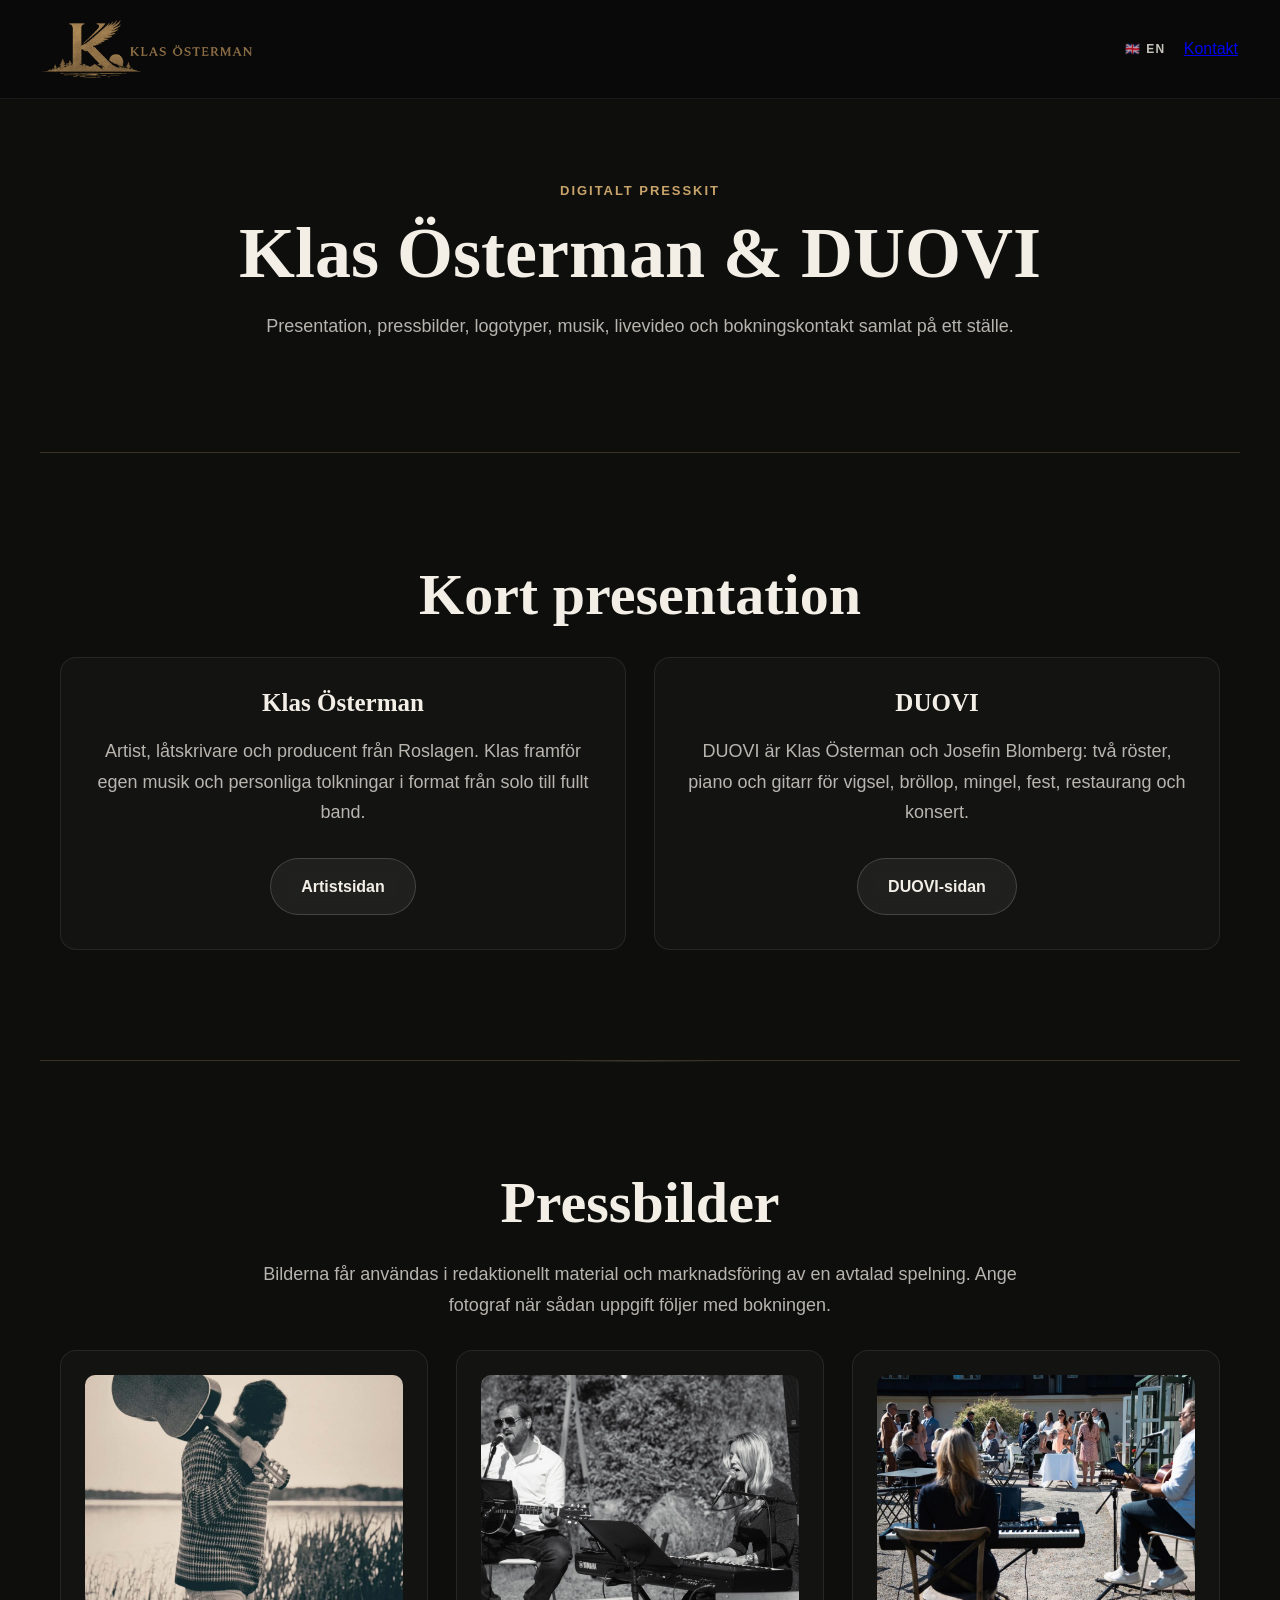
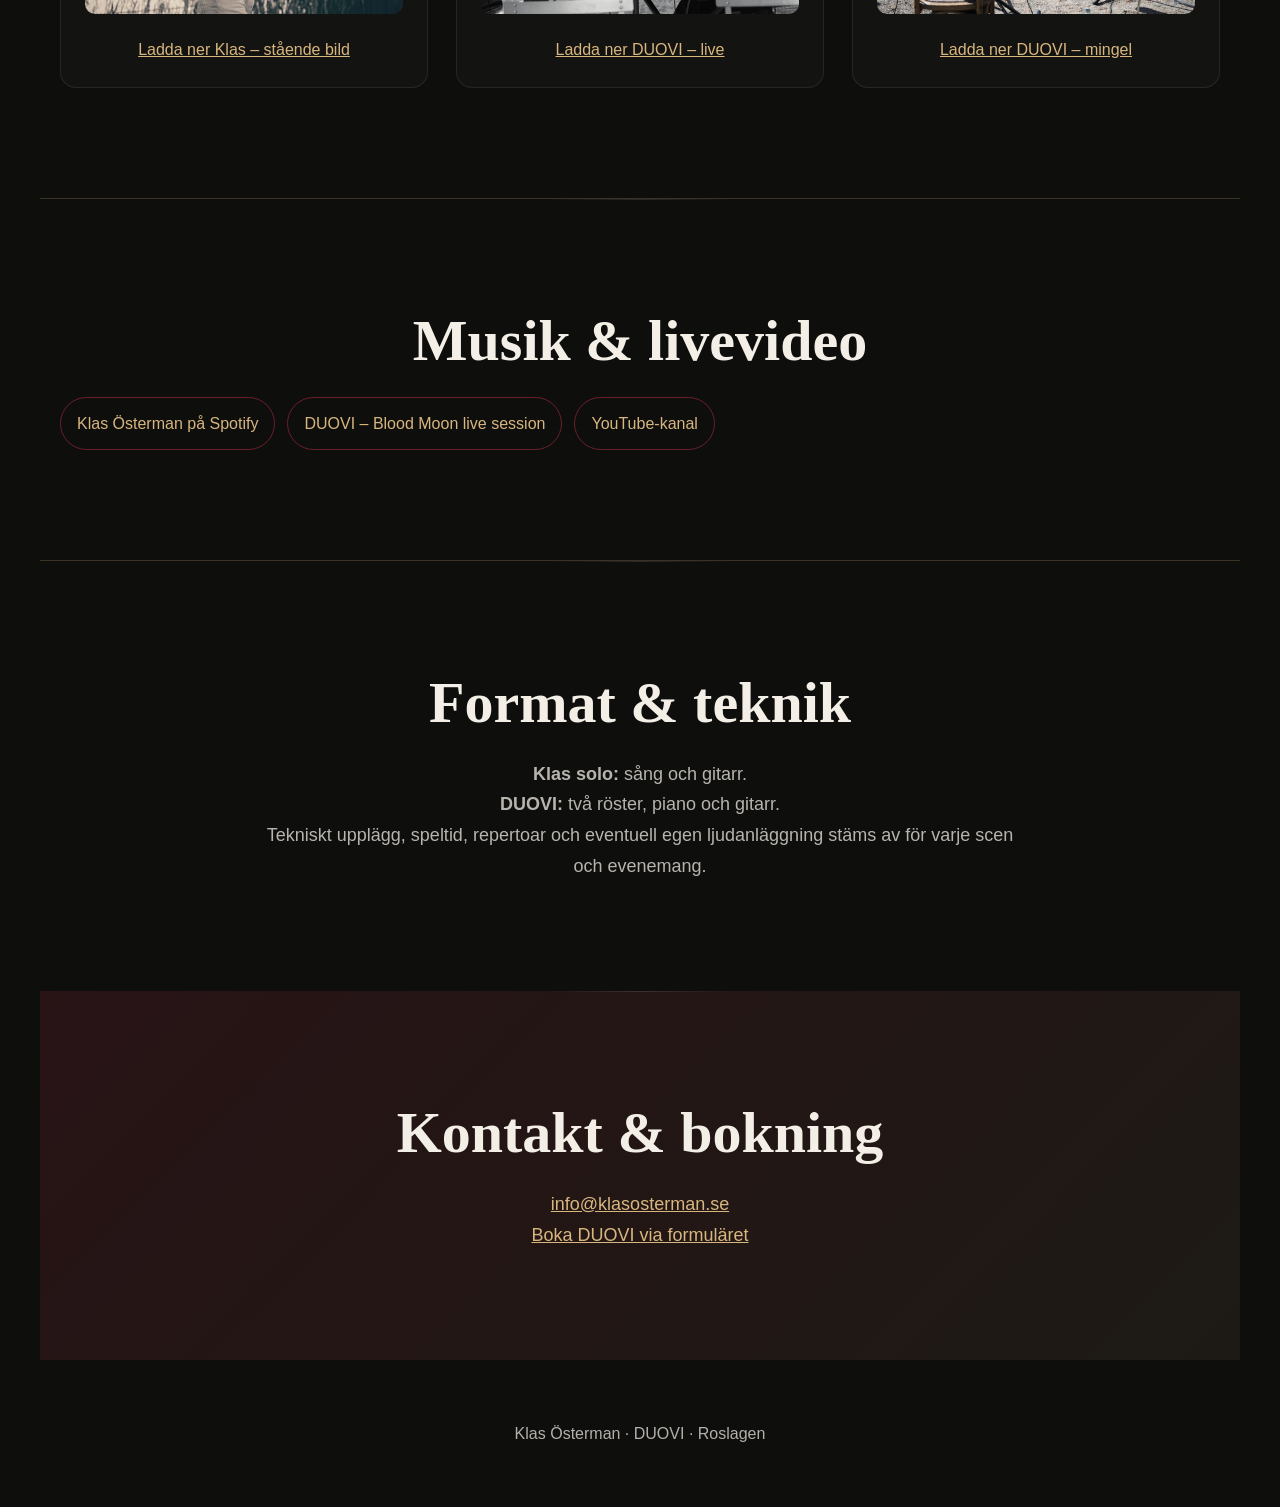
<file: press/index.html>
<!doctype html>
<html lang="sv">
<head>
  <meta charset="utf-8"><meta name="viewport" content="width=device-width, initial-scale=1">
  <title>Presskit | Klas Österman &amp; DUOVI</title>
  <meta name="description" content="Pressbilder, presentation, musik, livevideo, logotyper och kontakt för Klas Österman och DUOVI.">
  <meta name="robots" content="noindex, nofollow">
  <link rel="canonical" href="https://klasosterman.se/press/"><link rel="alternate" hreflang="sv" href="https://klasosterman.se/press/"><link rel="alternate" hreflang="en" href="https://klasosterman.se/en/press/"><link rel="stylesheet" href="../style.css?v=20260813-3">
</head>
<body class="press-page">
  <nav class="nav" aria-label="Huvudmeny"><a class="logo" href="../" aria-label="Klas Österman startsida"><img src="../logo-header-gold.png" alt="Klas Österman"></a><span class="press-nav-actions"><a class="press-lang" href="/en/press/" lang="en" hreflang="en" aria-label="View this page in English"><span aria-hidden="true">🇬🇧</span> EN</a><a class="nav-cta" href="mailto:info@klasosterman.se">Kontakt</a></span></nav>
  <main>
    <header class="press-hero section"><p class="section-eyebrow">Digitalt presskit</p><h1>Klas Österman &amp; DUOVI</h1><p>Presentation, pressbilder, logotyper, musik, livevideo och bokningskontakt samlat på ett ställe.</p></header>
    <section class="section press-block" aria-labelledby="presentation-title"><h2 id="presentation-title">Kort presentation</h2><div class="press-copy-grid">
      <article><h3>Klas Österman</h3><p>Artist, låtskrivare och producent från Roslagen. Klas framför egen musik och personliga tolkningar i format från solo till fullt band.</p><a class="main-button" href="../">Artistsidan</a></article>
      <article><h3>DUOVI</h3><p>DUOVI är Klas Österman och Josefin Blomberg: två röster, piano och gitarr för vigsel, bröllop, mingel, fest, restaurang och konsert.</p><a class="main-button" href="../duo/">DUOVI-sidan</a></article>
    </div></section>
    <section class="section press-block" aria-labelledby="images-title"><h2 id="images-title">Pressbilder</h2><p class="section-intro">Bilderna får användas i redaktionellt material och marknadsföring av en avtalad spelning. Ange fotograf när sådan uppgift följer med bokningen.</p><div class="press-assets-grid">
      <article><img src="../assets/images/klas-guitar-shoulder.jpg" alt="Klas Österman med gitarr" loading="lazy"><a download href="../assets/images/klas-guitar-shoulder.jpg">Ladda ner Klas – stående bild</a></article>
      <article><img src="../assets/images/duo-live-hero-desktop.jpg" alt="DUOVI spelar gitarr och piano" loading="lazy"><a download href="../assets/images/duo-live-hero-desktop.jpg">Ladda ner DUOVI – live</a></article>
      <article><img src="../assets/images/wedding-mingle-desktop.jpg" alt="DUOVI spelar under ett bröllopsmingel" loading="lazy"><a download href="../assets/images/wedding-mingle-desktop.jpg">Ladda ner DUOVI – mingel</a></article>
    </div></section>
    <section class="section press-block" aria-labelledby="media-title"><h2 id="media-title">Musik &amp; livevideo</h2><div class="press-downloads"><a href="https://open.spotify.com/artist/5YfH3tH3YRKdskP1CHgadt" target="_blank" rel="noopener noreferrer">Klas Österman på Spotify</a><a href="https://www.youtube.com/watch?v=LKZUf40ns8o" target="_blank" rel="noopener noreferrer">DUOVI – Blood Moon live session</a><a href="https://www.youtube.com/@KlasOstermanMusic" target="_blank" rel="noopener noreferrer">YouTube-kanal</a></div></section>
    <section class="section press-block" aria-labelledby="tech-title"><h2 id="tech-title">Format &amp; teknik</h2><p><strong>Klas solo:</strong> sång och gitarr.</p><p><strong>DUOVI:</strong> två röster, piano och gitarr.</p><p>Tekniskt upplägg, speltid, repertoar och eventuell egen ljudanläggning stäms av för varje scen och evenemang.</p></section>
    <section class="section press-contact" aria-labelledby="contact-title"><h2 id="contact-title">Kontakt &amp; bokning</h2><p><a href="mailto:info@klasosterman.se">info@klasosterman.se</a></p><p><a href="../duo/#booking">Boka DUOVI via formuläret</a></p></section>
  </main><footer><p>Klas Österman · DUOVI · Roslagen</p></footer>
</body></html>
</file>
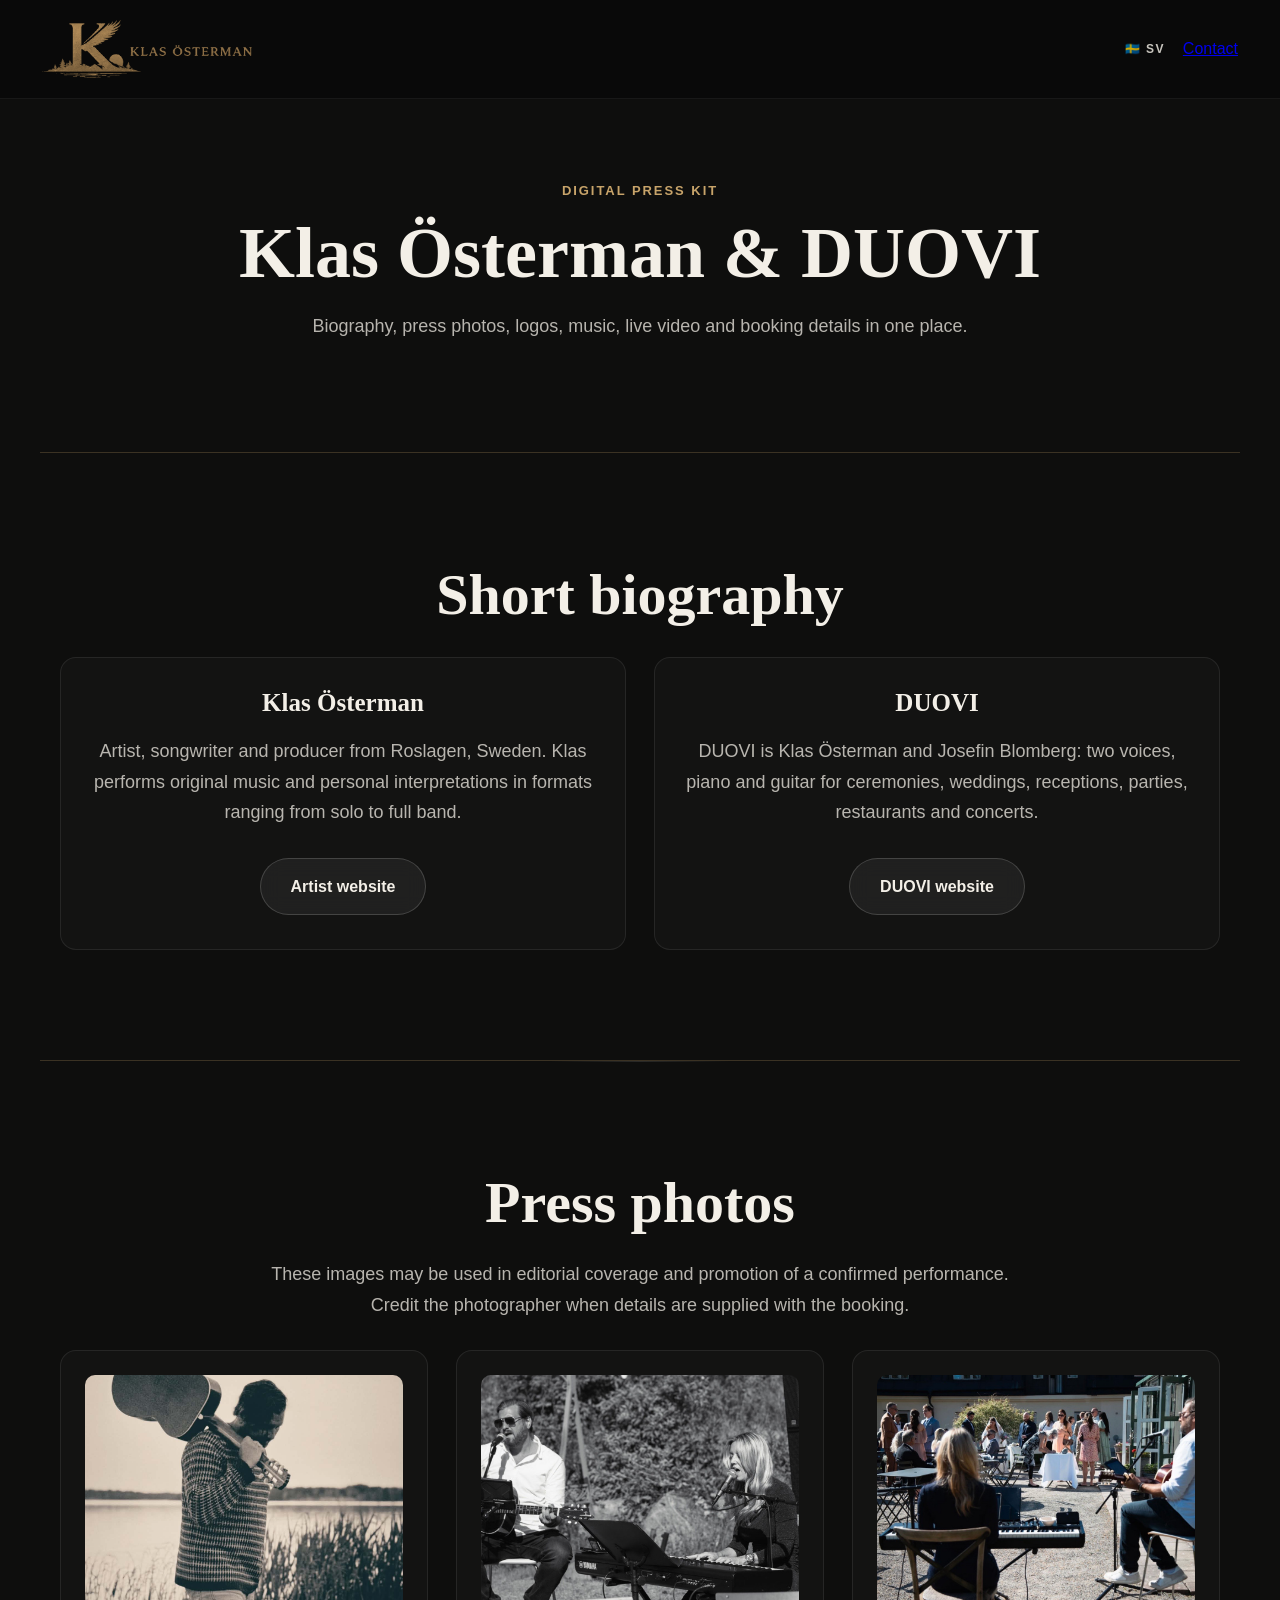
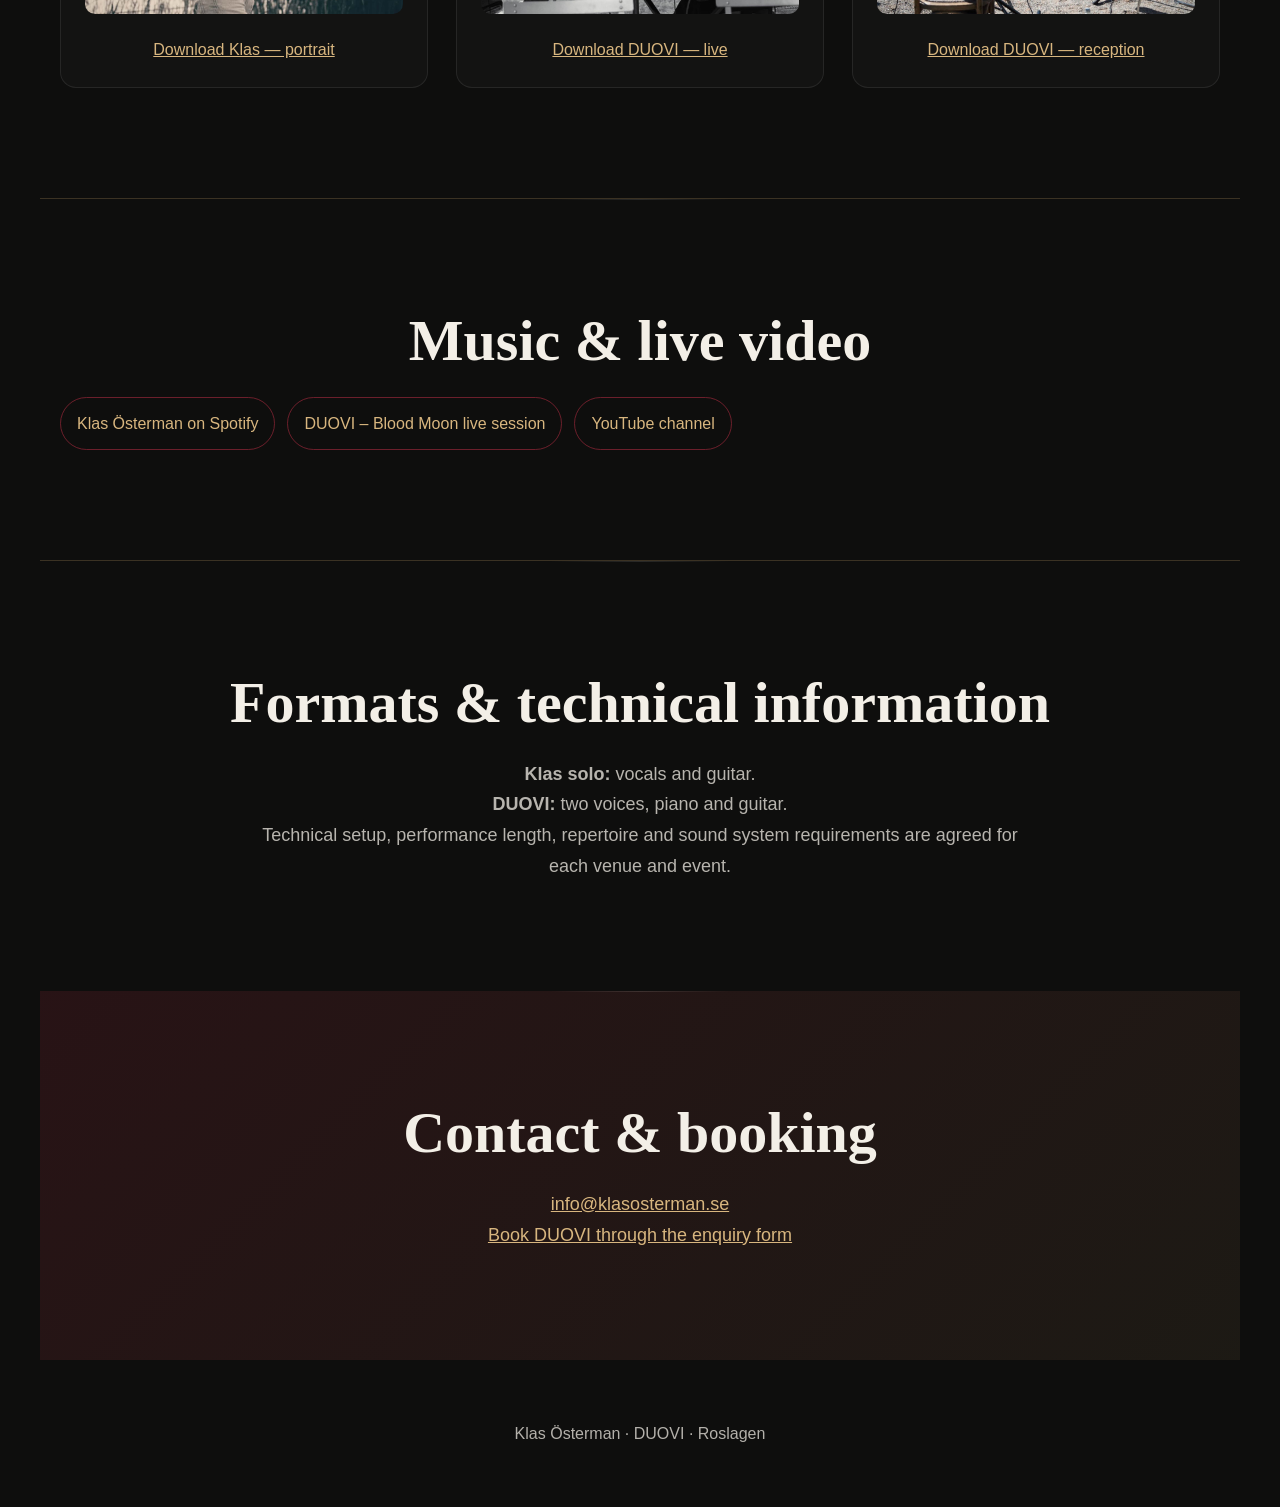
<file: en/press/index.html>
<!doctype html>
<html lang="en">
<head>
  <meta charset="utf-8"><meta name="viewport" content="width=device-width, initial-scale=1">
  <title>Press kit | Klas Österman &amp; DUOVI</title>
  <meta name="description" content="Press photos, biographies, music, live video, logos and booking contact for Klas Österman and DUOVI.">
  <meta name="robots" content="noindex, nofollow">
  <link rel="canonical" href="https://klasosterman.se/en/press/"><link rel="alternate" hreflang="sv" href="https://klasosterman.se/press/"><link rel="alternate" hreflang="en" href="https://klasosterman.se/en/press/"><link rel="stylesheet" href="../../style.css?v=20260813-3">
</head>
<body class="press-page">
  <nav class="nav" aria-label="Main menu"><a class="logo" href="../" aria-label="Klas Österman home page"><img src="../../logo-header-gold.png" alt="Klas Österman"></a><span class="press-nav-actions"><a class="press-lang" href="/press/" lang="sv" hreflang="sv" aria-label="Visa sidan på svenska"><span aria-hidden="true">🇸🇪</span> SV</a><a class="nav-cta" href="mailto:info@klasosterman.se">Contact</a></span></nav>
  <main>
    <header class="press-hero section"><p class="section-eyebrow">Digital press kit</p><h1>Klas Österman &amp; DUOVI</h1><p>Biography, press photos, logos, music, live video and booking details in one place.</p></header>
    <section class="section press-block" aria-labelledby="presentation-title"><h2 id="presentation-title">Short biography</h2><div class="press-copy-grid">
      <article><h3>Klas Österman</h3><p>Artist, songwriter and producer from Roslagen, Sweden. Klas performs original music and personal interpretations in formats ranging from solo to full band.</p><a class="main-button" href="../">Artist website</a></article>
      <article><h3>DUOVI</h3><p>DUOVI is Klas Österman and Josefin Blomberg: two voices, piano and guitar for ceremonies, weddings, receptions, parties, restaurants and concerts.</p><a class="main-button" href="../duovi/">DUOVI website</a></article>
    </div></section>
    <section class="section press-block" aria-labelledby="images-title"><h2 id="images-title">Press photos</h2><p class="section-intro">These images may be used in editorial coverage and promotion of a confirmed performance. Credit the photographer when details are supplied with the booking.</p><div class="press-assets-grid">
      <article><img src="../../assets/images/klas-guitar-shoulder.jpg" alt="Klas Österman with guitar" loading="lazy"><a download href="../../assets/images/klas-guitar-shoulder.jpg">Download Klas — portrait</a></article>
      <article><img src="../../assets/images/duo-live-hero-desktop.jpg" alt="DUOVI playing guitar and piano" loading="lazy"><a download href="../../assets/images/duo-live-hero-desktop.jpg">Download DUOVI — live</a></article>
      <article><img src="../../assets/images/wedding-mingle-desktop.jpg" alt="DUOVI performing at a wedding reception" loading="lazy"><a download href="../../assets/images/wedding-mingle-desktop.jpg">Download DUOVI — reception</a></article>
    </div></section>
    <section class="section press-block" aria-labelledby="media-title"><h2 id="media-title">Music &amp; live video</h2><div class="press-downloads"><a href="https://open.spotify.com/artist/5YfH3tH3YRKdskP1CHgadt" target="_blank" rel="noopener noreferrer">Klas Österman on Spotify</a><a href="https://www.youtube.com/watch?v=LKZUf40ns8o" target="_blank" rel="noopener noreferrer">DUOVI – Blood Moon live session</a><a href="https://www.youtube.com/@KlasOstermanMusic" target="_blank" rel="noopener noreferrer">YouTube channel</a></div></section>
    <section class="section press-block" aria-labelledby="tech-title"><h2 id="tech-title">Formats &amp; technical information</h2><p><strong>Klas solo:</strong> vocals and guitar.</p><p><strong>DUOVI:</strong> two voices, piano and guitar.</p><p>Technical setup, performance length, repertoire and sound system requirements are agreed for each venue and event.</p></section>
    <section class="section press-contact" aria-labelledby="contact-title"><h2 id="contact-title">Contact &amp; booking</h2><p><a href="mailto:info@klasosterman.se">info@klasosterman.se</a></p><p><a href="../duovi/#boka">Book DUOVI through the enquiry form</a></p></section>
  </main><footer><p>Klas Österman · DUOVI · Roslagen</p></footer>
</body></html>
</file>
<file: fonts/fonts.css>
/* vietnamese */
@font-face {
  font-family: 'Archivo';
  font-style: normal;
  font-weight: 100 900;
  font-stretch: 100%;
  font-display: swap;
  src: url(k3kPo8UDI-1M0wlSV9XAw6lQkqWY8Q82sLySOxK-vA.woff2) format('woff2');
  unicode-range: U+0102-0103, U+0110-0111, U+0128-0129, U+0168-0169, U+01A0-01A1, U+01AF-01B0, U+0300-0301, U+0303-0304, U+0308-0309, U+0323, U+0329, U+1EA0-1EF9, U+20AB;
}
/* latin-ext */
@font-face {
  font-family: 'Archivo';
  font-style: normal;
  font-weight: 100 900;
  font-stretch: 100%;
  font-display: swap;
  src: url(k3kPo8UDI-1M0wlSV9XAw6lQkqWY8Q82sLyTOxK-vA.woff2) format('woff2');
  unicode-range: U+0100-02BA, U+02BD-02C5, U+02C7-02CC, U+02CE-02D7, U+02DD-02FF, U+0304, U+0308, U+0329, U+1D00-1DBF, U+1E00-1E9F, U+1EF2-1EFF, U+2020, U+20A0-20AB, U+20AD-20C0, U+2113, U+2C60-2C7F, U+A720-A7FF;
}
/* latin */
@font-face {
  font-family: 'Archivo';
  font-style: normal;
  font-weight: 100 900;
  font-stretch: 100%;
  font-display: swap;
  src: url(k3kPo8UDI-1M0wlSV9XAw6lQkqWY8Q82sLydOxI.woff2) format('woff2');
  unicode-range: U+0000-00FF, U+0131, U+0152-0153, U+02BB-02BC, U+02C6, U+02DA, U+02DC, U+0304, U+0308, U+0329, U+2000-206F, U+20AC, U+2122, U+2191, U+2193, U+2212, U+2215, U+FEFF, U+FFFD;
}
/* vietnamese */
@font-face {
  font-family: 'Fraunces';
  font-style: italic;
  font-weight: 300 700;
  font-display: swap;
  src: url(6NU58FyLNQOQZAnv9ZwNjucMHVn85Ni7emAe9lKqZTnbB-gzTK0K1ChjdfeQ_5Y.woff2) format('woff2');
  unicode-range: U+0102-0103, U+0110-0111, U+0128-0129, U+0168-0169, U+01A0-01A1, U+01AF-01B0, U+0300-0301, U+0303-0304, U+0308-0309, U+0323, U+0329, U+1EA0-1EF9, U+20AB;
}
/* latin-ext */
@font-face {
  font-family: 'Fraunces';
  font-style: italic;
  font-weight: 300 700;
  font-display: swap;
  src: url(6NU58FyLNQOQZAnv9ZwNjucMHVn85Ni7emAe9lKqZTnbB-gzTK0K1ChjdPeQ_5Y.woff2) format('woff2');
  unicode-range: U+0100-02BA, U+02BD-02C5, U+02C7-02CC, U+02CE-02D7, U+02DD-02FF, U+0304, U+0308, U+0329, U+1D00-1DBF, U+1E00-1E9F, U+1EF2-1EFF, U+2020, U+20A0-20AB, U+20AD-20C0, U+2113, U+2C60-2C7F, U+A720-A7FF;
}
/* latin */
@font-face {
  font-family: 'Fraunces';
  font-style: italic;
  font-weight: 300 700;
  font-display: swap;
  src: url(6NU58FyLNQOQZAnv9ZwNjucMHVn85Ni7emAe9lKqZTnbB-gzTK0K1ChjeveQ.woff2) format('woff2');
  unicode-range: U+0000-00FF, U+0131, U+0152-0153, U+02BB-02BC, U+02C6, U+02DA, U+02DC, U+0304, U+0308, U+0329, U+2000-206F, U+20AC, U+2122, U+2191, U+2193, U+2212, U+2215, U+FEFF, U+FFFD;
}
/* vietnamese */
@font-face {
  font-family: 'Fraunces';
  font-style: normal;
  font-weight: 300 700;
  font-display: swap;
  src: url(6NU78FyLNQOQZAnv9bYEvDiIdE9Ea92uemAk_WBq8U_9v0c2Wa0KxCBTeO-U.woff2) format('woff2');
  unicode-range: U+0102-0103, U+0110-0111, U+0128-0129, U+0168-0169, U+01A0-01A1, U+01AF-01B0, U+0300-0301, U+0303-0304, U+0308-0309, U+0323, U+0329, U+1EA0-1EF9, U+20AB;
}
/* latin-ext */
@font-face {
  font-family: 'Fraunces';
  font-style: normal;
  font-weight: 300 700;
  font-display: swap;
  src: url(6NU78FyLNQOQZAnv9bYEvDiIdE9Ea92uemAk_WBq8U_9v0c2Wa0KxCFTeO-U.woff2) format('woff2');
  unicode-range: U+0100-02BA, U+02BD-02C5, U+02C7-02CC, U+02CE-02D7, U+02DD-02FF, U+0304, U+0308, U+0329, U+1D00-1DBF, U+1E00-1E9F, U+1EF2-1EFF, U+2020, U+20A0-20AB, U+20AD-20C0, U+2113, U+2C60-2C7F, U+A720-A7FF;
}
/* latin */
@font-face {
  font-family: 'Fraunces';
  font-style: normal;
  font-weight: 300 700;
  font-display: swap;
  src: url(6NU78FyLNQOQZAnv9bYEvDiIdE9Ea92uemAk_WBq8U_9v0c2Wa0KxC9TeA.woff2) format('woff2');
  unicode-range: U+0000-00FF, U+0131, U+0152-0153, U+02BB-02BC, U+02C6, U+02DA, U+02DC, U+0304, U+0308, U+0329, U+2000-206F, U+20AC, U+2122, U+2191, U+2193, U+2212, U+2215, U+FEFF, U+FFFD;
}
</file>
<file: fonts/fonts-b.css>
/* fonts-b.css — B:s displayröst och B:s tal, ur fonts-a.css (Archivo ligger redan i
   fonts.css). Laddas av G för typsnittsprovet ?ty=b; ett @font-face som ingen regel
   använder hämtas aldrig, så förvalet kostar inget. Append-only: fonts-a.css orörd. */
/* latin-ext */
@font-face {
  font-family: 'Archivo Black';
  font-style: normal;
  font-weight: 400;
  font-display: swap;
  src: url(HTxqL289NzCGg4MzN6KJ7eW6CYKF_i7y.woff2) format('woff2');
  unicode-range: U+0100-02BA, U+02BD-02C5, U+02C7-02CC, U+02CE-02D7, U+02DD-02FF, U+0304, U+0308, U+0329, U+1D00-1DBF, U+1E00-1E9F, U+1EF2-1EFF, U+2020, U+20A0-20AB, U+20AD-20C0, U+2113, U+2C60-2C7F, U+A720-A7FF;
}
/* latin */
@font-face {
  font-family: 'Archivo Black';
  font-style: normal;
  font-weight: 400;
  font-display: swap;
  src: url(HTxqL289NzCGg4MzN6KJ7eW6CYyF_g.woff2) format('woff2');
  unicode-range: U+0000-00FF, U+0131, U+0152-0153, U+02BB-02BC, U+02C6, U+02DA, U+02DC, U+0304, U+0308, U+0329, U+2000-206F, U+20AC, U+2122, U+2191, U+2193, U+2212, U+2215, U+FEFF, U+FFFD;
}
/* vietnamese */
@font-face {
  font-family: 'Newsreader';
  font-style: italic;
  font-weight: 200 500;
  font-display: swap;
  src: url(cY9CfjOCX1hbuyalUrK439vCgYhCFpY.woff2) format('woff2');
  unicode-range: U+0102-0103, U+0110-0111, U+0128-0129, U+0168-0169, U+01A0-01A1, U+01AF-01B0, U+0300-0301, U+0303-0304, U+0308-0309, U+0323, U+0329, U+1EA0-1EF9, U+20AB;
}
/* latin-ext */
@font-face {
  font-family: 'Newsreader';
  font-style: italic;
  font-weight: 200 500;
  font-display: swap;
  src: url(cY9CfjOCX1hbuyalUrK439vCgIhCFpY.woff2) format('woff2');
  unicode-range: U+0100-02BA, U+02BD-02C5, U+02C7-02CC, U+02CE-02D7, U+02DD-02FF, U+0304, U+0308, U+0329, U+1D00-1DBF, U+1E00-1E9F, U+1EF2-1EFF, U+2020, U+20A0-20AB, U+20AD-20C0, U+2113, U+2C60-2C7F, U+A720-A7FF;
}
/* latin */
@font-face {
  font-family: 'Newsreader';
  font-style: italic;
  font-weight: 200 500;
  font-display: swap;
  src: url(cY9CfjOCX1hbuyalUrK439vCjohC.woff2) format('woff2');
  unicode-range: U+0000-00FF, U+0131, U+0152-0153, U+02BB-02BC, U+02C6, U+02DA, U+02DC, U+0304, U+0308, U+0329, U+2000-206F, U+20AC, U+2122, U+2191, U+2193, U+2212, U+2215, U+FEFF, U+FFFD;
}
/* vietnamese */
@font-face {
  font-family: 'Newsreader';
  font-style: normal;
  font-weight: 200 500;
  font-display: swap;
  src: url(cY9AfjOCX1hbuyalUrK439HyjJBG.woff2) format('woff2');
  unicode-range: U+0102-0103, U+0110-0111, U+0128-0129, U+0168-0169, U+01A0-01A1, U+01AF-01B0, U+0300-0301, U+0303-0304, U+0308-0309, U+0323, U+0329, U+1EA0-1EF9, U+20AB;
}
/* latin-ext */
@font-face {
  font-family: 'Newsreader';
  font-style: normal;
  font-weight: 200 500;
  font-display: swap;
  src: url(cY9AfjOCX1hbuyalUrK439DyjJBG.woff2) format('woff2');
  unicode-range: U+0100-02BA, U+02BD-02C5, U+02C7-02CC, U+02CE-02D7, U+02DD-02FF, U+0304, U+0308, U+0329, U+1D00-1DBF, U+1E00-1E9F, U+1EF2-1EFF, U+2020, U+20A0-20AB, U+20AD-20C0, U+2113, U+2C60-2C7F, U+A720-A7FF;
}
/* latin */
@font-face {
  font-family: 'Newsreader';
  font-style: normal;
  font-weight: 200 500;
  font-display: swap;
  src: url(cY9AfjOCX1hbuyalUrK4397yjA.woff2) format('woff2');
  unicode-range: U+0000-00FF, U+0131, U+0152-0153, U+02BB-02BC, U+02C6, U+02DA, U+02DC, U+0304, U+0308, U+0329, U+2000-206F, U+20AC, U+2122, U+2191, U+2193, U+2212, U+2215, U+FEFF, U+FFFD;
}
</file>
<file: style.css>
:root {
  --gold: #C8A46A;
  --gold-hover: #D8B67F;
  --white-soft: rgba(255,255,255,0.92);
  --dark: #111111;
  --surface-soft: rgba(255,255,255,0.018);
  --surface-warm: rgba(200,164,106,0.035);
}

* {
  margin: 0;
  padding: 0;
  box-sizing: border-box;
}

html {
  scroll-behavior: smooth;
  overflow-x: hidden;
}

body {
  font-family: "DM Sans", sans-serif;
  background: #0e0e0d;
  color: #f3efe7;
  line-height: 1.7;
  overflow-x: hidden;
}

/* NAV */
.nav {
  position: fixed;
  top: 0;
  width: 100%;
  padding: 20px 42px;
  background: rgba(8, 8, 8, 0.65);
  backdrop-filter: blur(14px);
  display: flex;
  justify-content: space-between;
  align-items: center;
  z-index: 1000;
  border-bottom: 1px solid rgba(255,255,255,0.06);
}

.logo {
  display: flex;
  align-items: center;
  text-decoration: none;
  line-height: 1;
  flex-shrink: 0;
  z-index: 10001;
}

.logo img {
  display: block;
  height: 58px;
  width: auto;
  max-width: 360px;
  object-fit: contain;
}

.nav-links {
  display: flex;
  align-items: center;
}

.nav-links a {
  color: rgba(243,239,231,0.82);
  text-decoration: none;
  margin-left: 26px;
  font-size: 14px;
  font-weight: 500;
  letter-spacing: 0.2px;
  transition: 0.25s ease;
  white-space: nowrap;
  position: relative;
}

.nav-links a:hover {
  color: white;
}

.nav-links .nav-cta {
  padding: 10px 18px;
  border-radius: 999px;
  background: rgba(243,239,231,0.95);
  color: #111;
}

.nav-links .nav-cta:hover {
  background: white;
  color: #111;
}

.nav-links a.active {
  color: white;
}

.nav-links a.active:not(.nav-cta)::after {
  opacity: 1;
  width: 100%;
}

.nav-links a:not(.nav-cta)::after {
  content: "";
  position: absolute;
  left: 0;
  bottom: -7px;
  width: 0;
  height: 1px;
  background: var(--gold);
  opacity: 0;
  transition: all 0.25s ease;
}

.nav-links .nav-cta.active {
  background: white;
  color: #111;
}

.press-nav-actions { display:flex; align-items:center; gap:18px; }
.press-lang { color:rgba(243,239,231,.82); text-decoration:none; font-size:12px; font-weight:600; letter-spacing:.12em; }
.press-lang:hover { color:#fff; }

/* HAMBURGER */
.menu-toggle {
  display: none;
  width: 44px;
  height: 44px;
  background: transparent;
  border: none;
  flex-direction: column;
  justify-content: center;
  gap: 6px;
  cursor: pointer;
  z-index: 9999;
}

.menu-toggle span {
  width: 26px;
  height: 2px;
  background: #f3efe7;
  border-radius: 999px;
  transition: all 0.25s ease;
}

/* SCROLL PROGRESS */
.scroll-progress {
  position: fixed;
  top: 0;
  left: 0;
  height: 2px;
  width: 0%;
  z-index: 100000;
  background: linear-gradient(
    90deg,
    rgba(243,239,231,0.45),
    rgba(243,239,231,0.95)
  );
  box-shadow: 0 0 18px rgba(243,239,231,0.12);
}

/* HERO */
.hero {
  position: relative;
  overflow: hidden;
  min-height: 100vh;
  background:
    linear-gradient(
      to bottom,
      rgba(0,0,0,0.02) 0%,
      rgba(0,0,0,0.10) 40%,
      rgba(0,0,0,0.28) 72%,
      rgba(14,14,13,1) 100%
    ),
    url("hero.jpg");
  background-size: cover;
  background-position: center;
  background-repeat: no-repeat;
}

.hero::before {
  content: "";
  position: absolute;
  inset: 0;
  background:
    radial-gradient(circle at 50% 30%, rgba(255,255,255,0.08), transparent 45%);
  pointer-events: none;
}
.hero-content {
  position: relative;
  z-index: 2;
  display: flex;
  flex-direction: column;
  justify-content: center;
  align-items: flex-end;
  text-align: right;
  min-height: 100vh;
  padding: 110px 120px 60px 24px;
}

.hero h1 {
  font-family: "Merriweather", serif;
  font-size: clamp(54px, 8vw, 96px);
  line-height: 0.95;
  letter-spacing: -1px;
  margin-bottom: 24px;
  text-shadow: 0 20px 60px rgba(0,0,0,0.45);
  animation: heroGlow 6s ease-in-out infinite;
}

@keyframes heroGlow {
  0% {
    text-shadow: 0 20px 60px rgba(0,0,0,0.45);
  }

  50% {
    text-shadow:
      0 20px 60px rgba(0,0,0,0.45),
      0 0 26px rgba(243,239,231,0.08);
  }

  100% {
    text-shadow: 0 20px 60px rgba(0,0,0,0.45);
  }
}

.hero p {
  max-width: 760px;
  font-size: clamp(17px, 2vw, 22px);
  color: rgba(243,239,231,0.88);
}

/* BUTTONS */
.buttons {
  margin-top: 36px;
}

.hero-video-link {
  display: inline-flex;
  align-items: center;
  gap: 8px;
  margin-top: 8px;
  color: rgba(243,239,231,0.78);
  font-size: 15px;
  font-weight: 600;
  text-decoration: none;
  transition: color 0.2s ease;
}

.hero-video-link:hover,
.hero-video-link:focus-visible {
  color: #f3efe7;
}

.hero-booking-button {
  background: rgba(243,239,231,0.95) !important;
  color: #111 !important;
}

.buttons a,
.main-button,
.card a {
  display: inline-block;
  padding: 14px 30px;
  border-radius: 999px;
  text-decoration: none;
  font-weight: 600;
  margin: 10px;
  color: #f3efe7;
  background: rgba(255,255,255,0.06);
  border: 1px solid rgba(255,255,255,0.16);
  backdrop-filter: blur(10px);
  transition: all 0.25s ease;
}

.buttons a:hover,
.main-button:hover,
.card a:hover {
  background: rgba(243,239,231,0.95);
  color: #111;
  transform: translateY(-3px);
}

/* SECTIONS */
.section {
  position: relative;
  padding: 110px 20px;
  max-width: 1200px;
  margin: auto;
  text-align: center;
}

.section:not(:first-of-type)::before {
  content: "";
  position: absolute;
  top: 0;
  left: 50%;
  transform: translateX(-50%);
  width: min(180px, 35%);
  height: 1px;
  background: linear-gradient(
    90deg,
    transparent,
    rgba(243,239,231,0.12),
    transparent
  );
}

.section-band {
  isolation: isolate;
}

.section-band::after {
  content: "";
  position: absolute;
  inset: 0 calc(50% - 50vw);
  z-index: -1;
  border-top: 1px solid rgba(255,255,255,0.035);
  border-bottom: 1px solid rgba(255,255,255,0.035);
  pointer-events: none;
}

.section-band-soft::after {
  background:
    radial-gradient(circle at 16% 14%, rgba(255,255,255,0.025), transparent 34%),
    var(--surface-soft);
}

.section-band-warm::after {
  background:
    radial-gradient(circle at 50% 0%, rgba(200,164,106,0.07), transparent 44%),
    var(--surface-warm);
}

.section-band::before {
  display: none;
}

.section h2 {
  font-family: "Merriweather", serif;
  font-size: clamp(38px, 5vw, 58px);
  line-height: 1.1;
  margin-bottom: 24px;
}

.section h2 i {
  font-size: 0.72em;
  margin-right: 14px;
  opacity: 0.72;
  vertical-align: middle;
  transform: translateY(-2px);
}

.section p {
  max-width: 780px;
  margin: auto;
  font-size: 18px;
  color: rgba(243,239,231,0.74);
}

.section-intro {
  max-width: 680px;
  margin: 0 auto 10px auto;
  font-size: 18px;
  color: rgba(243,239,231,0.68);
}

.spotify-actions {
  margin-top: 18px;
  text-align: center;
}

.spotify-button {
  display: inline-flex;
  align-items: center;
  justify-content: center;
  gap: 10px;
  margin: 0;
}

.spotify-button .fa-spotify {
  font-size: 20px;
}

/* FADE IN */
.fade-section {
  opacity: 0;
  transform: translateY(24px);
  transition: opacity 0.8s ease, transform 0.8s ease;
}

.fade-section.visible {
  opacity: 1;
  transform: translateY(0);
}

/* CARDS */
.cards {
  display: grid;
  grid-template-columns: repeat(2, 1fr);
  gap: 28px;
  margin-top: 50px;
}

.card {
  background: rgba(255,255,255,0.035);
  border: 1px solid rgba(255,255,255,0.08);
  padding: 40px;
  border-radius: 24px;
  backdrop-filter: blur(10px);
  box-shadow: 0 20px 70px rgba(0,0,0,0.22);
}

.card h3 {
  font-family: "Merriweather", serif;
  font-size: 32px;
  margin-bottom: 14px;
}

.highlight {
  background: rgba(255,255,255,0.025);
  border: 1px solid rgba(255,255,255,0.05);
  border-radius: 30px;
}

/* VIDEOS */
.video-grid {
  display: grid;
  grid-template-columns: repeat(3, 1fr);
  gap: 26px;
  margin-top: 48px;
}

.video-card {
  position: relative;
  background: rgba(255,255,255,0.04);
  border: 1px solid rgba(255,255,255,0.08);
  border-radius: 22px;
  overflow: hidden;
  color: #f3efe7;
  cursor: pointer;
  text-align: center;
  font: inherit;
  transition: all 0.25s ease;
  box-shadow: 0 20px 60px rgba(0,0,0,0.22);
}

.video-card:hover {
  transform: translateY(-5px);
}

.video-card img {
  width: 100%;
  aspect-ratio: 16 / 9;
  object-fit: cover;
  display: block;
  transition: transform 0.3s ease;
}

.video-card:hover img {
  transform: scale(1.04);
}

.video-card span {
  display: block;
  padding: 18px;
  font-weight: 600;
  font-size: 15px;
}

.video-card::after {
  content: "\f04b";
  font-family: "Font Awesome 6 Free";
  font-weight: 900;
  position: absolute;
  top: 42%;
  left: 50%;
  transform: translate(-50%, -50%);
  width: 58px;
  height: 58px;
  border-radius: 50%;
  background: rgba(0,0,0,0.55);
  border: 1px solid rgba(255,255,255,0.25);
  display: flex;
  align-items: center;
  justify-content: center;
  color: #f3efe7;
  font-size: 20px;
  padding-left: 4px;
  opacity: 0.88;
  transition: all 0.25s ease;
  pointer-events: none;
}

.video-card:hover::after {
  background: rgba(243,239,231,0.95);
  color: #111;
  transform: translate(-50%, -50%) scale(1.08);
}

/* SOCIAL */
.social-icons {
  margin-top: 34px;
  display: flex;
  justify-content: center;
  gap: 14px;
  flex-wrap: wrap;
}

.social-icons a {
  width: 62px;
  height: 62px;
  border-radius: 50%;
  display: flex;
  align-items: center;
  justify-content: center;
  text-decoration: none;
  color: rgba(243,239,231,0.9);
  background: rgba(255,255,255,0.05);
  border: 1px solid rgba(255,255,255,0.14);
  transition: all 0.25s ease;
  box-shadow: 0 8px 28px rgba(0,0,0,0.18);
}

.social-icons a i {
  font-size: 26px;
  color: inherit;
}

.social-icons a:hover {
  background: rgba(243,239,231,0.95);
  color: #111;
  transform: translateY(-3px);
  box-shadow: 0 14px 36px rgba(243,239,231,0.12);
}

/* SHOWS */
.shows-list {
  max-width: 850px;
  margin: 50px auto 0 auto;
  display: flex;
  flex-direction: column;
  gap: 18px;
}

.shows-list .show-extra {
  display: none;
}

.shows-list [hidden] {
  display: none !important;
}

.shows-list.shows-expanded .show-item.show-extra {
  display: flex;
}

.shows-list.shows-expanded .past-shows-heading.show-extra {
  display: block;
}

.shows-toggle {
  min-height: 48px;
  margin: 28px auto 0;
  padding: 12px 24px;
  border: 1px solid rgba(255,255,255,0.18);
  border-radius: 999px;
  background: rgba(255,255,255,0.05);
  color: #f3efe7;
  font: inherit;
  font-weight: 700;
  cursor: pointer;
  transition: background 0.2s ease, border-color 0.2s ease, transform 0.2s ease;
}

.shows-toggle:hover,
.shows-toggle:focus-visible {
  border-color: rgba(230,201,130,0.62);
  background: rgba(230,201,130,0.1);
  transform: translateY(-2px);
}

.shows-toggle[hidden] {
  display: none;
}

.show-item {
  position: relative;
  display: flex;
  align-items: center;
  justify-content: space-between;
  background: rgba(255,255,255,0.035);
  border: 1px solid rgba(255,255,255,0.08);
  padding: 28px 78px 28px 32px;
  border-radius: 24px;
  backdrop-filter: blur(10px);
  text-align: left;
  transition: all 0.25s ease;
}

.show-item:hover {
  transform: translateY(-4px);
}

.show-date {
  font-weight: 700;
  font-size: 17px;
  min-width: 180px;
  color: rgba(243,239,231,0.9);
}

.show-info h3 {
  font-family: "Merriweather", serif;
  font-size: 28px;
  margin-bottom: 6px;
}

.show-info p {
  margin: 0;
  font-size: 16px;
}

.show-meta {
  display: flex;
  flex-wrap: wrap;
  gap: 7px;
  margin-top: 10px;
}

.show-badge {
  display: inline-flex;
  align-items: center;
  min-height: 26px;
  padding: 4px 9px;
  border: 1px solid rgba(255,255,255,0.16);
  border-radius: 999px;
  background: rgba(255,255,255,0.07);
  color: rgba(243,239,231,0.9);
  font-size: 12px;
  font-weight: 700;
  line-height: 1;
}

.show-badge-public,
.show-badge-free {
  border-color: rgba(203, 169, 102, 0.5);
  color: #e6c982;
}

.show-actions {
  display: flex;
  flex-wrap: wrap;
  gap: 10px;
  margin-top: 22px;
}

.show-action {
  display: inline-flex;
  align-items: center;
  justify-content: center;
  min-height: 44px;
  padding: 10px 16px;
  border: 1px solid rgba(255,255,255,0.2);
  border-radius: 999px;
  background: transparent;
  color: #f3efe7;
  font: inherit;
  font-weight: 600;
  text-decoration: none;
  cursor: pointer;
  transition: background 0.2s ease, border-color 0.2s ease, color 0.2s ease;
}

.show-action:hover,
.show-action:focus-visible {
  border-color: rgba(230,201,130,0.62);
  background: rgba(230,201,130,0.1);
}

.show-action-primary {
  background: #e6c982;
  color: #111;
}

.show-action-status {
  min-height: 20px;
  margin: 12px 0 0;
  color: rgba(243,239,231,0.68);
  font-size: 13px;
}

.show-info-button {
  position: absolute;
  right: 22px;
  bottom: 22px;
  width: 38px;
  height: 38px;
  border-radius: 50%;
  border: 1px solid rgba(255,255,255,0.18);
  background: rgba(255,255,255,0.07);
  color: #f3efe7;
  cursor: pointer;
  display: flex;
  align-items: center;
  justify-content: center;
  font-size: 15px;
  transition: all 0.25s ease;
}

.show-info-button:hover {
  background: rgba(243,239,231,0.95);
  color: #111;
  transform: translateY(-2px);
}

/* GLASS SWEEP */
.video-card,
.card,
.show-item {
  position: relative;
  overflow: hidden;
}

.contact-email {
  margin-top: 6px !important;
  font-size: 15px !important;
}

/* FORMULÄR */
.booking-form,
.newsletter-form {
  width: 100%;
  max-width: 820px;
  margin: 38px auto 0;
  text-align: left;
}

.form-grid {
  display: grid;
  grid-template-columns: repeat(2, minmax(0, 1fr));
  gap: 18px;
}

.form-field {
  margin-bottom: 18px;
}

.form-field label {
  display: block;
  margin-bottom: 7px;
  color: rgba(243,239,231,0.88);
  font-size: 14px;
  font-weight: 600;
}

.form-field label span {
  color: rgba(243,239,231,0.5);
  font-weight: 400;
}

.form-field input,
.form-field select,
.form-field textarea {
  width: 100%;
  min-height: 50px;
  padding: 12px 14px;
  border: 1px solid rgba(255,255,255,0.14);
  border-radius: 12px;
  outline: none;
  background: rgba(255,255,255,0.055);
  color: #f3efe7;
  font: inherit;
  transition: border-color 0.2s ease, background 0.2s ease, box-shadow 0.2s ease;
}

.form-field textarea {
  min-height: 130px;
  resize: vertical;
}

.form-field input:focus,
.form-field select:focus,
.form-field textarea:focus {
  border-color: var(--gold);
  background: rgba(255,255,255,0.075);
  box-shadow: 0 0 0 3px rgba(200,164,106,0.12);
}

.form-field select option {
  background: #171716;
  color: #f3efe7;
}

.consent-field {
  display: flex;
  align-items: flex-start;
  gap: 10px;
  margin: 4px 0 18px;
  color: rgba(243,239,231,0.7);
  font-size: 13px;
  line-height: 1.45;
}

.consent-field input {
  width: 18px;
  height: 18px;
  margin-top: 1px;
  flex: 0 0 auto;
  accent-color: var(--gold);
}

.booking-form .main-button,
.newsletter-form .main-button {
  display: block;
  margin: 10px auto;
  cursor: pointer;
  font: inherit;
}

.form-note,
.form-status {
  max-width: 620px !important;
  margin-top: 10px !important;
  font-size: 13px !important;
  text-align: center;
}

.form-status--loading {
  color: var(--gold) !important;
}

.form-status--success {
  color: #b9d7b3 !important;
}

.form-status--error {
  color: #f0a6ae !important;
}

.booking-form .main-button:disabled,
.newsletter-form .main-button:disabled {
  cursor: wait;
  opacity: 0.68;
  transform: none;
}

.newsletter-section {
  max-width: 920px;
}

.newsletter-form {
  max-width: 620px;
  padding: 28px;
  border: 1px solid rgba(255,255,255,0.08);
  border-radius: 22px;
  background: rgba(255,255,255,0.03);
}

.section-eyebrow {
  margin-bottom: 12px !important;
  color: var(--gold) !important;
  font-size: 13px !important;
  font-weight: 700;
  letter-spacing: 0.15em;
  text-transform: uppercase;
}

@media (max-width: 640px) {
  .form-grid {
    grid-template-columns: 1fr;
    gap: 0;
  }

  .booking-form,
  .newsletter-form {
    margin-top: 28px;
  }

  .newsletter-form {
    padding: 20px 16px;
    border-radius: 16px;
  }

  .form-field input,
  .form-field select,
  .form-field textarea {
    font-size: 16px;
  }
}

.video-card::before,
.card::before,
.show-item::before {
  content: "";
  position: absolute;
  top: 0;
  left: -140%;
  width: 80%;
  height: 100%;
  background: linear-gradient(
    90deg,
    transparent,
    rgba(255,255,255,0.08),
    transparent
  );
  transition: left 0.8s ease;
  pointer-events: none;
}

.video-card:hover::before,
.card:hover::before,
.show-item:hover::before {
  left: 180%;
}

/* DUO */
.live-format-section {
  max-width: 1120px;
}

.live-format-cards {
  grid-template-columns: repeat(3, minmax(0, 1fr));
  gap: 18px;
  margin-top: 42px;
}

.live-format-card {
  display: flex;
  min-width: 0;
  padding: 32px 26px 28px;
  flex-direction: column;
  align-items: flex-start;
  text-align: left;
  border-top-color: rgba(200,164,106,0.22);
  transition: border-color 0.25s ease, background 0.25s ease, transform 0.25s ease;
}

.live-format-card-featured {
  border-color: rgba(200,164,106,0.38);
  background:
    radial-gradient(circle at 20% 0%, rgba(200,164,106,0.15), transparent 52%),
    rgba(255,255,255,0.045);
  transform: translateY(-10px);
  box-shadow: 0 24px 70px rgba(0,0,0,0.22);
}

.live-format-icon {
  display: grid;
  width: 48px;
  height: 48px;
  margin-bottom: 24px;
  place-items: center;
  border: 1px solid rgba(200,164,106,0.35);
  border-radius: 50%;
  color: var(--gold);
  background: rgba(200,164,106,0.07);
  font-size: 18px;
}

.live-format-label {
  width: 100%;
  margin: 0 0 8px !important;
  color: var(--gold) !important;
  font-size: 12px !important;
  font-weight: 700;
  letter-spacing: 0.13em;
  text-transform: uppercase;
}

.live-format-card h3 {
  margin-bottom: 12px;
  font-size: 30px;
}

.live-format-card > p:not(.live-format-label) {
  margin: 0;
  font-size: 16px;
  line-height: 1.65;
}

.live-format-card a {
  margin: 30px 0 0;
  margin-top: auto;
  padding: 5px 0 3px;
  border: 0;
  border-bottom: 1px solid rgba(200,164,106,0.42);
  border-radius: 0;
  color: rgba(243,239,231,0.88);
  background: transparent;
  backdrop-filter: none;
  transform: translateY(18px);
}

.live-format-card a:hover {
  border-bottom-color: var(--gold-hover);
  color: var(--gold-hover);
  background: transparent;
  transform: translateY(15px);
}

.duo-preview .video-grid {
  grid-template-columns: repeat(2, minmax(0, 1fr));
  max-width: 780px;
  margin-right: auto;
  margin-left: auto;
}

.duo-preview-actions {
  margin-top: 28px;
}

.button-secondary {
  border-color: rgba(200,164,106,0.34);
  color: rgba(243,239,231,0.82);
  background: transparent;
}

.button-secondary:hover {
  border-color: rgba(200,164,106,0.62);
  color: var(--gold-hover);
  background: rgba(200,164,106,0.07);
}

@media (max-width: 850px) {
  .live-format-cards {
    grid-template-columns: 1fr;
    max-width: 620px;
    margin-right: auto;
    margin-left: auto;
  }

  .live-format-card {
    display: grid;
    grid-template-columns: 48px minmax(0, 1fr);
    column-gap: 18px;
  }

  .live-format-card-featured {
    transform: none;
  }

  .live-format-icon {
    grid-row: 1 / span 4;
    margin: 0;
  }

  .live-format-card a {
    grid-column: 2;
    width: fit-content;
    margin-top: 20px;
    transform: none;
  }

  .live-format-card a:hover {
    transform: none;
  }
}

@media (max-width: 480px) {
  .live-format-card {
    display: block;
    padding: 26px 20px 28px;
  }

  .live-format-icon {
    margin-bottom: 20px;
  }

  .live-format-card a {
    width: 100%;
    margin-top: 22px;
    text-align: center;
  }
}

/* BIO */
.bio-section {
  max-width: 1240px;
}

.bio-layout {
  display: grid;
  grid-template-columns: minmax(320px, 0.82fr) minmax(0, 1fr);
  align-items: center;
  gap: clamp(44px, 7vw, 92px);
  text-align: left;
}

.bio-media {
  position: relative;
  aspect-ratio: 4 / 5;
  overflow: hidden;
  border-radius: 30px;
  background: rgba(255,255,255,0.04);
  box-shadow: 0 28px 70px rgba(0,0,0,0.32);
}

.bio-media::after {
  content: "";
  position: absolute;
  inset: 0;
  pointer-events: none;
  box-shadow: inset 0 0 0 1px rgba(255,255,255,0.08);
  border-radius: inherit;
}

.bio-media img {
  display: block;
  width: 100%;
  height: 100%;
  object-fit: cover;
  object-position: 50% 46%;
  filter: sepia(0.12) saturate(0.92) contrast(1.03) brightness(0.96);
}

.bio-content .section-eyebrow,
.bio-content h2,
.bio-content p {
  max-width: none;
  margin-left: 0;
  margin-right: 0;
  text-align: left;
}

.bio-content .section-eyebrow {
  margin-bottom: 12px;
}

.bio-content h2 {
  margin-bottom: 28px;
}

.bio-content > p:not(.section-eyebrow) + p:not(.bio-quote) {
  margin-top: 18px;
}

.bio-content .bio-quote {
  margin-top: 32px;
  color: var(--white-soft);
  font-family: "Merriweather", serif;
  font-size: clamp(22px, 2.1vw, 30px);
  line-height: 1.4;
}

@media (max-width: 768px) {
  .bio-layout {
    grid-template-columns: 1fr;
    gap: 38px;
  }

  .bio-media {
    width: min(100%, 520px);
    margin: 0 auto;
    border-radius: 22px;
  }

  .bio-content .section-eyebrow,
  .bio-content h2,
  .bio-content p {
    text-align: center;
    margin-left: auto;
    margin-right: auto;
  }

  .bio-quote {
    font-size: 23px !important;
    line-height: 1.5;
    margin-top: 22px !important;
    max-width: 92%;
  }
}

/* LIGHTBOX + POPUP */
.video-lightbox,
.show-popup {
  position: fixed;
  inset: 0;
  background: rgba(0,0,0,0.92);
  display: none;
  align-items: center;
  justify-content: center;
  z-index: 9999;
  padding: 20px;
}

.video-lightbox.active,
.show-popup.active {
  display: flex;
}

.lightbox-content {
  width: 100%;
  max-width: 1100px;
  aspect-ratio: 16 / 9;
  position: relative;
}

.lightbox-content iframe {
  width: 100%;
  height: 100%;
  border-radius: 20px;
  border: none;
}

.show-popup {
  z-index: 99999;
  background: rgba(0,0,0,0.88);
}

.show-popup-content {
  max-width: 600px;
  width: 100%;
  background: #161616;
  border: 1px solid rgba(255,255,255,0.1);
  border-radius: 24px;
  padding: 50px;
  text-align: center;
  position: relative;
}

.show-popup-content h2 {
  font-family: "Merriweather", serif;
  margin-bottom: 20px;
}

.show-popup-content p {
  margin-bottom: 14px;
}

.close-video {
  position: absolute;
  top: 24px;
  right: 34px;
  background: none;
  border: none;
  color: white;
  font-size: 48px;
  cursor: pointer;
}

/* CONTACT */
.contact-section {
  max-width: 1040px;
  padding: clamp(70px, 8vw, 96px) clamp(22px, 6vw, 72px);
  background: rgba(255,255,255,0.025);
  border: 1px solid rgba(255,255,255,0.06);
  border-radius: 30px;
  box-shadow: 0 30px 90px rgba(0,0,0,0.16);
}

.booking-form > .main-button {
  border-color: rgba(200,164,106,0.58);
  color: #111;
  background: var(--gold);
  box-shadow: 0 14px 36px rgba(200,164,106,0.14);
}

.booking-form > .main-button:hover {
  background: var(--gold-hover);
}

.booking-reassurance {
  max-width: 720px;
  margin: 14px auto 28px;
  color: rgba(243,239,231,0.78);
  font-size: 0.96rem;
}

.booking-tags {
  margin: 34px auto 24px auto;
  display: flex;
  gap: 12px;
  justify-content: center;
  flex-wrap: wrap;
  max-width: 780px;
}

.booking-tags span {
  padding: 10px 16px;
  border-radius: 999px;
  background: rgba(255,255,255,0.06);
  border: 1px solid rgba(255,255,255,0.12);
  color: rgba(243,239,231,0.85);
  font-size: 14px;
  font-weight: 600;
}

/* FLOATING SPOTIFY */
.floating-listen {
  position: fixed;
  right: 24px;
  bottom: 24px;
  z-index: 9999;
  display: flex;
  align-items: center;
  gap: 10px;
  padding: 14px 20px;
  border-radius: 999px;
  text-decoration: none;
  color: #f3efe7;
  background: rgba(18,18,18,0.72);
  border: 1px solid rgba(255,255,255,0.12);
  backdrop-filter: blur(14px);
  box-shadow: 0 18px 50px rgba(0,0,0,0.28);
  transition: all 0.25s ease;
}

.floating-listen i {
  font-size: 18px;
}

.floating-listen:hover {
  background: rgba(29,185,84,0.95);
  color: white;
  transform: translateY(-4px);
}

/* FOOTER */
footer:not(.site-footer) {
  padding: 60px 20px;
  text-align: center;
  opacity: 0.72;
}

footer:not(.site-footer) .social-icons a {
  width: 42px;
  height: 42px;
}

footer:not(.site-footer) .social-icons a i {
  font-size: 18px;
}

footer:not(.site-footer) a {
  color: rgba(243,239,231,0.8);
  text-decoration: none;
}

/* PRESSKIT */
.press-page main { padding-top: 92px; }
.press-hero { max-width: 940px; padding-top: 88px; text-align: center; }
.press-hero h1 { margin-bottom: 18px; font-family: "Merriweather", serif; font-size: clamp(38px, 7vw, 72px); line-height: 1.1; }
.press-block { border-top: 1px solid rgba(200, 164, 106, 0.24); }
.press-copy-grid, .press-assets-grid { display: grid; grid-template-columns: repeat(2, minmax(0, 1fr)); gap: 28px; margin-top: 30px; }
.press-copy-grid article, .press-assets-grid article { padding: 24px; border: 1px solid rgba(255, 255, 255, 0.08); border-radius: 16px; background: rgba(255, 255, 255, 0.025); }
.press-copy-grid h3 { margin-bottom: 12px; font-family: "Merriweather", serif; font-size: 25px; }
.press-copy-grid p { margin-bottom: 20px; }
.press-assets-grid { grid-template-columns: repeat(3, minmax(0, 1fr)); }
.press-assets-grid img { width: 100%; aspect-ratio: 4 / 3; margin-bottom: 14px; border-radius: 10px; object-fit: cover; }
.press-assets-grid a, .press-downloads a, .press-contact a { color: var(--gold-hover); }
.press-downloads { display: flex; flex-wrap: wrap; gap: 12px; margin-top: 24px; }
.press-downloads a { padding: 12px 16px; border: 1px solid rgba(143, 38, 54, 0.72); border-radius: 999px; text-decoration: none; }
.press-contact { text-align: center; background: linear-gradient(135deg, rgba(143, 38, 54, 0.2), rgba(200, 164, 106, 0.08)); }
@media (max-width: 760px) { .press-copy-grid, .press-assets-grid { grid-template-columns: 1fr; } .press-page main { padding-top: 76px; } }

.site-footer {
  margin-top: 96px;
  padding: 46px 28px;
  border-top: 1px solid rgba(255,255,255,0.075);
  background:
    radial-gradient(circle at 82% 0%, rgba(200,164,106,0.06), transparent 30%),
    rgba(5,5,5,0.3);
  opacity: 1;
}

.footer-inner {
  display: flex;
  max-width: 1200px;
  margin: 0 auto;
  align-items: center;
  justify-content: space-between;
  gap: 32px;
}

.footer-copy {
  text-align: left;
  color: rgba(243,239,231,0.58);
}

.footer-copy p + p {
  margin-top: 3px;
}

.site-footer .social-icons {
  margin: 0;
  justify-content: flex-end;
}

.site-footer .social-icons a {
  width: 42px;
  height: 42px;
}

.site-footer .social-icons a i {
  font-size: 18px;
}

.site-footer a {
  color: rgba(243,239,231,0.8);
  text-decoration: none;
}

.site-footer a:hover {
  color: white;
}

@media (max-width: 760px) {
  .site-footer {
    margin-top: 72px;
    padding: 42px 20px;
  }

  .footer-inner {
    flex-direction: column;
    gap: 26px;
  }

  .footer-copy {
    text-align: center;
  }

  .site-footer .social-icons {
    justify-content: center;
  }
}

/* RESPONSIVE */
@media (max-width: 900px) {
  .cards,
  .video-grid {
    grid-template-columns: 1fr;
  }

  .show-item {
    flex-direction: column;
    align-items: flex-start;
    gap: 10px;
    padding: 28px 32px 70px 32px;
  }

  .show-date {
    min-width: auto;
  }

  .show-info-button {
    right: 20px;
    bottom: 20px;
  }
}

@media (max-width: 768px) {
  .nav {
    padding: 16px 20px;
    flex-direction: row;
  }

  .menu-toggle {
    display: flex;
  }

  .nav-links {
    position: fixed;
    inset: 0;
    background: rgba(10,10,10,0.97);
    backdrop-filter: blur(16px);
    display: flex;
    flex-direction: column;
    justify-content: center;
    align-items: center;
    gap: 28px;
    transform: translateY(-100%);
    transition: transform 0.35s ease;
    z-index: 9998;
  }

  .nav-links.open {
    transform: translateY(0);
  }

  .nav-links a {
    margin: 0;
    font-size: 22px;
    font-family: "Merriweather", serif;
  }

  .nav-links .nav-cta {
    padding: 12px 22px;
    font-size: 18px;
  }

  .hero-content {
    padding: 120px 20px 60px;
  }

  .hero h1 {
    font-size: 44px;
  }

  .hero p {
    font-size: 16px;
    padding: 0 10px;
  }

  .buttons a {
    display: block;
    width: 100%;
    max-width: 280px;
    margin: 12px auto;
  }

  .section {
    padding: 80px 18px;
  }

  .section h2 {
    font-size: 36px;
  }

  .section h2 i {
    display: block;
    margin: 0 auto 12px auto;
    transform: none;
  }

  .card {
    padding: 30px 24px;
  }

  .show-info h3 {
    font-size: 24px;
  }

  .show-popup-content {
    padding: 28px;
  }

  .close-video {
    top: 18px;
    right: 22px;
    font-size: 42px;
  }

  .social-icons a {
    width: 46px;
    height: 46px;
  }

  .floating-listen {
    right: 16px;
    bottom: 16px;
    padding: 12px 16px;
    font-size: 14px;
  }
}

@media (max-width: 420px) {
  .hero h1 {
    font-size: 38px;
  }

  .logo img {
    height: 38px;
    max-width: 220px;
  }

  .section h2 {
    font-size: 32px;
  }

  .show-item {
    padding: 24px 24px 68px 24px;
  }
}

.menu-toggle.open span:nth-child(1) {
  transform: translateY(8px) rotate(45deg);
}

.menu-toggle.open span:nth-child(2) {
  opacity: 0;
}

.menu-toggle.open span:nth-child(3) {
  transform: translateY(-8px) rotate(-45deg);
}

@media (max-width: 768px) {
  .nav {
    height: 72px;
    padding: 0 20px;
    flex-direction: row;
  }

  .menu-toggle {
    display: flex;
    position: fixed;
    top: 14px;
    right: 18px;
  }

  .nav-links {
    position: fixed;
    top: 0;
    left: 0;
    right: 0;
    bottom: 0;
    width: 100vw;
    height: 100vh;
    background: rgba(10,10,10,0.98);
    backdrop-filter: blur(18px);
    display: flex;
    flex-direction: column;
    justify-content: center;
    align-items: center;
    gap: 26px;
    transform: translateX(100%);
    transition: transform 0.35s ease;
    z-index: 9998;
  }

  .nav-links.open {
    transform: translateX(0);
  }

  .nav-links a {
    margin: 0;
    font-size: 24px;
    line-height: 1.2;
  }

  .nav-links a::after {
    display: none;
  }

  .nav-links .nav-cta {
    margin-top: 8px;
  }

  .hero-content {
    padding-top: 110px;
  }
}
@media (max-width: 768px) {
  .hero {
    background-position: 20% center !important;
  }
}


/* MOBILFIX: hamburger, hero-knappar och små thumbnails */
@media (max-width: 768px) {

  .nav {
    height: 68px;
    padding: 0 18px;
    flex-direction: row;
  }

  .logo {
    z-index: 10001;
  }

  .menu-toggle {
    display: flex;
    position: fixed;
    top: 12px;
    right: 16px;
    z-index: 10002;
  }

  .nav-links {
    position: fixed !important;
    inset: 0;
    width: 100vw;
    height: 100vh;
    background: rgba(10,10,10,0.98);
    backdrop-filter: blur(18px);
    display: flex !important;
    flex-direction: column;
    justify-content: center;
    align-items: center;
    gap: 20px;
    transform: translateX(100%);
    opacity: 0;
    pointer-events: none;
    transition: transform 0.35s ease, opacity 0.25s ease;
    z-index: 10000;
  }

  .nav-links.open {
    transform: translateX(0);
    opacity: 1;
    pointer-events: auto;
  }

  .nav-links a {
    margin: 0;
    font-size: 20px;
    line-height: 1.1;
    font-family: "Merriweather", serif;
  }

  .nav-links a::after {
    display: none;
  }

  .nav-links .nav-cta {
    font-size: 18px;
    padding: 10px 20px;
  }

  .hero-content {
    padding-top: 100px;
  }
  .buttons {
    display: flex;
    justify-content: center;
    flex-wrap: wrap;
    gap: 10px;
    margin-top: 28px;
  }

  .buttons a {
    display: inline-block;
    width: auto;
    min-width: 0;
    max-width: none;
    margin: 0;
    padding: 11px 18px;
    font-size: 14px;
  }

  .video-grid {
    grid-template-columns: repeat(3, 1fr);
    gap: 10px;
    margin-top: 32px;
  }

  .video-card {
    border-radius: 14px;
  }

  .video-card span {
    display: none;
  }

  .video-card::after {
    width: 34px;
    height: 34px;
    font-size: 12px;
    padding-left: 2px;
  }

  .video-card:hover {
    transform: none;
  }
}

@media (prefers-reduced-motion: reduce) {
  html {
    scroll-behavior: auto;
  }

  *,
  *::before,
  *::after {
    animation-duration: 0.01ms !important;
    animation-iteration-count: 1 !important;
    transition-duration: 0.01ms !important;
  }
}

@media (max-width: 420px) {
  .video-grid {
    gap: 8px;
  }

  .buttons a {
    padding: 10px 14px;
    font-size: 13px;
  }

  .nav-links a {
    font-size: 19px;
  }
}
@media (max-width: 768px) {
  .video-grid {
    grid-template-columns: repeat(2, 1fr);
    gap: 12px;
  }

  .video-card::after {
    width: 42px;
    height: 42px;
    font-size: 14px;
  }
}

@media (max-width: 768px) {
  .hero-content {
    align-items: flex-end;
    text-align: right;
    padding: 120px 24px 60px;
  }

  .hero p {
    max-width: 320px;
    margin-left: auto;
  }

  .buttons {
    justify-content: flex-end;
  }

  .social-icons {
    justify-content: flex-end;
  }
}

/* Mobil: mer kompakta spelningar + socialikoner */
@media (max-width: 768px) {
  .show-item {
    padding: 18px 58px 18px 20px;
    gap: 4px;
    border-radius: 18px;
  }

  .show-date {
    font-size: 14px;
    line-height: 1.2;
  }

  .show-info h3 {
    font-size: 17px;
    margin-bottom: 2px;
  }

  .show-info p {
    font-size: 13px;
    line-height: 1.3;
  }

  .show-meta {
    gap: 5px;
    margin-top: 7px;
  }

  .show-badge {
    min-height: 23px;
    padding: 3px 7px;
    font-size: 10px;
  }

  .show-info-button {
    right: 14px;
    bottom: 50%;
    transform: translateY(50%);
    width: 32px;
    height: 32px;
  }

  .shows-list {
    gap: 10px;
    margin-top: 32px;
  }

  .social-icons {
    display: grid;
    grid-template-columns: repeat(4, 46px);
    justify-content: center;
    gap: 12px;
  }

  .social-icons a {
    width: 46px;
    height: 46px;
    margin: 0;
  }
}
.floating-listen {
  position: fixed;
  right: 24px;
  bottom: 24px;
  z-index: 9999;
  display: flex;
  align-items: center;
  gap: 10px;
  padding: 14px 20px;
  border-radius: 999px;
  text-decoration: none;
  color: #f3efe7;
  background: rgba(18,18,18,0.72);
  border: 1px solid rgba(255,255,255,0.12);
  backdrop-filter: blur(14px);
  box-shadow: 0 18px 50px rgba(0,0,0,0.28);
  transition: all 0.25s ease;
}

.floating-listen i {
  font-size: 18px;
}

.floating-listen:hover {
  background: rgba(29,185,84,0.95);
  color: white;
  transform: translateY(-4px);
}

@media (max-width: 768px) {
  .floating-listen {
    right: 14px;
    bottom: 14px;
    padding: 11px 15px;
    font-size: 14px;
  }
}

@media (max-width: 768px) {
  .hero-content {
    width: 100%;
    max-width: 100%;
    padding: 88px 20px 120px;
  }

  .hero h1,
  .hero p,
  .buttons,
  .hero .social-icons {
    max-width: 100%;
  }

  .show-item {
    width: 100%;
    max-width: 100%;
    min-width: 0;
    padding: 16px 50px 16px 16px;
    gap: 2px;
    border-radius: 16px;
  }

  .show-info {
    width: 100%;
    min-width: 0;
  }

  .show-info h3 {
    font-size: 16px;
    margin-bottom: 0;
    overflow-wrap: anywhere;
  }

  .show-info p {
    font-size: 12px;
    line-height: 1.2;
    overflow-wrap: anywhere;
  }

  .show-date {
    font-size: 13px;
  }

  .shows-list {
    width: 100%;
    max-width: 100%;
    gap: 8px;
  }

  .past-shows-heading {
    width: 100%;
    overflow-wrap: anywhere;
  }

  .logo img {
    height: 50px;
    width: auto;
    max-width: calc(100vw - 96px);
  }
}

@media (max-width: 420px) {
  .section {
    padding-right: 14px;
    padding-left: 14px;
  }

  .show-item {
    padding: 14px 46px 14px 14px;
  }

  .show-info-button {
    right: 10px;
    width: 30px;
    height: 30px;
  }

  .show-info h3 {
    font-size: 15px;
  }

  .show-info p {
    font-size: 11px;
  }

  .logo img {
    height: 44px;
  }
}

/* DEDIKERAD DUO-SIDA */
.duo-page-nav {
  display: flex;
  align-items: center;
  gap: 12px;
}

.duo-page-nav a {
  color: rgba(243,239,231,0.86);
  text-decoration: none;
  font-weight: 600;
}

.duo-page-nav .nav-cta {
  padding: 10px 18px;
  border-radius: 999px;
  background: rgba(243,239,231,0.95);
  color: #111;
}

.duo-artist-link-mobile {
  display: none;
}

.duo-page-hero {
  position: relative;
  isolation: isolate;
  overflow: hidden;
  min-height: 82vh;
  padding: 150px 24px 90px;
  display: flex;
  align-items: center;
  justify-content: center;
  text-align: center;
  background: #0e0e0d;
}

.duo-page-hero::after {
  position: absolute;
  z-index: -1;
  inset: 0;
  content: "";
  background:
    linear-gradient(180deg, rgba(8,8,7,0.28), rgba(8,8,7,0.72)),
    radial-gradient(circle at 50% 48%, rgba(8,8,7,0.3), rgba(8,8,7,0.12) 64%);
}

.duo-page-hero-media {
  position: absolute;
  z-index: -2;
  inset: 0;
}

.duo-page-hero-media img {
  width: 100%;
  height: 100%;
  object-fit: cover;
  object-position: center 8%;
}

.duo-page-hero-content {
  position: relative;
  width: 100%;
  max-width: 900px;
  transform: translateY(76px);
}

.duo-page-kicker {
  margin-bottom: 20px;
  color: var(--gold);
  font-size: 14px;
  font-weight: 700;
  letter-spacing: 0.18em;
  text-transform: uppercase;
}

.duo-page-hero h1 {
  margin-bottom: 10px;
  font-family: "Merriweather", serif;
  font-size: clamp(42px, 5.5vw, 68px);
  line-height: 1.05;
}


.duo-hero-names {
  margin-bottom: 20px !important;
  color: var(--gold) !important;
  font-size: clamp(16px, 1.8vw, 20px) !important;
  font-weight: 700;
  letter-spacing: 0.04em;
}

.duo-page-hero-content > p:not(.duo-page-kicker) {
  max-width: 720px;
  margin: 0 auto;
  color: rgba(243,239,231,0.78);
  font-size: clamp(17px, 2vw, 21px);
}

.hero-news-link {
  display: inline-flex;
  align-items: center;
  justify-content: center;
  gap: 8px;
  max-width: 100%;
  min-height: 44px;
  margin-top: 20px;
  padding: 9px 13px;
  border: 1px solid rgba(200,164,106,0.3);
  border-radius: 999px;
  color: rgba(243,239,231,0.9);
  background: rgba(12,12,11,0.58);
  backdrop-filter: blur(10px);
  box-shadow: 0 10px 30px rgba(0,0,0,0.16);
  font-size: 13px;
  font-weight: 600;
  text-decoration: none;
  transition: color 0.2s ease, border-color 0.2s ease, background 0.2s ease, transform 0.2s ease;
}

.hero-news-link .fa-envelope {
  color: var(--gold);
}

.hero-news-link:hover,
.hero-news-link:focus-visible {
  color: #fff;
  border-color: rgba(200,164,106,0.72);
  background: rgba(18,18,16,0.74);
  transform: translateY(-1px);
}

.hero-actions {
  display: flex;
  justify-content: flex-end;
  flex-wrap: wrap;
  gap: 12px;
  margin-top: 28px;
}

.hero-actions a {
  display: inline-flex;
  align-items: center;
  justify-content: center;
  gap: 8px;
  min-height: 48px;
  margin: 0;
}

.hero-news-button .fa-envelope {
  color: var(--gold);
}

.hero-news-label-mobile {
  display: none;
}

.hero-social-icons {
  margin-top: 24px;
}

.duo-format-cards .card p {
  font-size: 16px;
}

.duo-video-feature {
  position: relative;
  display: block;
  width: min(100%, 1180px);
  margin: 42px auto 54px;
  padding: 0;
  overflow: hidden;
  aspect-ratio: 16 / 9;
  border: 1px solid rgba(199, 154, 94, 0.26);
  border-radius: 24px;
  background: #0e0e0d;
  color: var(--offwhite);
  text-align: left;
  cursor: pointer;
  box-shadow: 0 28px 70px rgba(0, 0, 0, 0.34);
}

.duo-video-feature img,
.duo-video-feature-shade {
  position: absolute;
  inset: 0;
  width: 100%;
  height: 100%;
}

.duo-video-feature img {
  object-fit: cover;
  transition: transform 0.7s ease, filter 0.7s ease;
}

.duo-video-feature-shade {
  background: linear-gradient(90deg, rgba(8,8,7,0.08) 38%, rgba(8,8,7,0.82) 100%);
}

.duo-video-feature-copy {
  position: absolute;
  z-index: 1;
  right: clamp(28px, 6vw, 78px);
  bottom: clamp(28px, 6vw, 70px);
  display: grid;
  justify-items: start;
  max-width: 360px;
}

.duo-video-feature-copy .section-eyebrow {
  margin-bottom: 10px;
}

.duo-video-feature-copy strong {
  font-family: "Merriweather", serif;
  font-size: clamp(38px, 5vw, 66px);
  line-height: 1;
}

.duo-video-feature-play {
  display: inline-flex;
  align-items: center;
  gap: 10px;
  margin-top: 24px;
  font-size: 17px;
  font-weight: 700;
}

.duo-video-feature-play i {
  display: grid;
  width: 44px;
  height: 44px;
  place-items: center;
  border-radius: 50%;
  background: var(--offwhite);
  color: #111;
  font-size: 14px;
}

.duo-video-feature:hover img,
.duo-video-feature:focus-visible img {
  transform: scale(1.025);
  filter: brightness(1.08);
}

.wedding-story-section {
  display: grid;
  grid-template-columns: minmax(320px, 0.78fr) minmax(0, 1.22fr);
  gap: clamp(34px, 6vw, 72px);
  max-width: 1180px;
  align-items: center;
}

.event-story-section {
  display: grid;
  grid-template-columns: minmax(320px, 0.75fr) minmax(0, 1.25fr);
  gap: clamp(34px, 6vw, 72px);
  max-width: 1180px;
  align-items: center;
}

.event-story-media {
  max-width: none;
  aspect-ratio: 4 / 3;
  justify-self: stretch;
}

.event-story-media img {
  object-position: center 58%;
}

.wedding-story-media {
  display: block;
  width: 100%;
  max-width: 460px;
  min-width: 0;
  aspect-ratio: 4 / 5;
  justify-self: center;
  overflow: hidden;
  border: 1px solid rgba(255,255,255,0.1);
  border-radius: 26px;
  box-shadow: 0 26px 70px rgba(0,0,0,0.3);
}

.wedding-story-media img {
  display: block;
  width: 100%;
  height: 100%;
  object-fit: cover;
  object-position: center;
}

.wedding-story-content {
  text-align: left;
}

.wedding-story-content h2 {
  margin-bottom: 20px;
  text-align: left;
}

.wedding-story-content > p:not(.section-eyebrow) {
  margin: 0 0 28px;
  color: rgba(243,239,231,0.74);
  font-size: 17px;
  line-height: 1.75;
}

.wedding-story-content .main-button {
  width: fit-content;
}

.testimonials-section {
  max-width: 1180px;
}

.testimonials-grid {
  display: grid;
  grid-template-columns: repeat(3, minmax(0, 1fr));
  gap: 18px;
  margin-top: 44px;
}

.testimonial-card {
  position: relative;
  display: flex;
  min-width: 0;
  min-height: 100%;
  margin: 0;
  padding: 34px 28px 28px;
  flex-direction: column;
  justify-content: space-between;
  overflow: hidden;
  border: 1px solid rgba(255,255,255,0.09);
  border-radius: 22px;
  background:
    radial-gradient(circle at 100% 0%, rgba(200,164,106,0.1), transparent 42%),
    rgba(255,255,255,0.025);
  text-align: left;
}

.testimonial-card::before {
  content: "“";
  height: 44px;
  color: var(--gold);
  font-family: "Merriweather", serif;
  font-size: 62px;
  line-height: 0.9;
}

.testimonial-card-featured {
  border-color: rgba(200,164,106,0.35);
  background:
    radial-gradient(circle at 100% 0%, rgba(200,164,106,0.17), transparent 48%),
    rgba(255,255,255,0.04);
}

.testimonial-card blockquote {
  margin: 14px 0 30px;
}

.testimonial-card blockquote p {
  margin: 0;
  color: rgba(243,239,231,0.86);
  font-family: "Merriweather", serif;
  font-size: 17px;
  line-height: 1.65;
}

.testimonial-card figcaption {
  display: flex;
  padding-top: 18px;
  flex-direction: column;
  gap: 4px;
  border-top: 1px solid rgba(255,255,255,0.09);
}

.testimonial-card figcaption strong {
  color: #f3efe7;
  font-size: 15px;
}

.testimonial-card figcaption span {
  color: rgba(243,239,231,0.55);
  font-size: 13px;
}

.booking-steps-section {
  max-width: 1040px;
}

.booking-steps {
  display: grid;
  grid-template-columns: repeat(3, minmax(0, 1fr));
  gap: 18px;
  margin: 44px 0 0;
  padding: 0;
  list-style: none;
  counter-reset: booking-step;
}

.booking-steps li {
  position: relative;
  min-width: 0;
  padding: 30px 24px 28px;
  overflow: hidden;
  border: 1px solid rgba(255,255,255,0.09);
  border-radius: 22px;
  background:
    linear-gradient(145deg, rgba(200,164,106,0.08), transparent 55%),
    rgba(255,255,255,0.025);
  text-align: left;
}

.booking-step-number {
  display: grid;
  width: 42px;
  height: 42px;
  margin-bottom: 22px;
  place-items: center;
  border: 1px solid rgba(200,164,106,0.52);
  border-radius: 50%;
  color: var(--gold);
  font-family: "Merriweather", serif;
  font-size: 18px;
}

.booking-steps h3 {
  margin-bottom: 9px;
  font-family: "Merriweather", serif;
  font-size: 22px;
  line-height: 1.25;
}

.booking-steps p {
  margin: 0;
  color: rgba(243,239,231,0.68);
  font-size: 15px;
  line-height: 1.6;
}

.booking-steps-button {
  margin: 30px auto 0;
}

.duo-shows-link {
  display: block;
  width: fit-content;
  margin: 22px auto 0;
  color: rgba(243,239,231,0.78);
}

.compact-newsletter-section {
  max-width: 760px;
  padding-top: 88px;
  padding-bottom: 88px;
}

.compact-newsletter-section h2 {
  margin-bottom: 16px;
}

.compact-newsletter-section .newsletter-form {
  max-width: 680px;
  padding: 0;
  border: 0;
  background: transparent;
}

.newsletter-signup-row {
  display: grid;
  grid-template-columns: minmax(0, 1fr) auto;
  gap: 12px;
  align-items: end;
}

.newsletter-signup-row .form-field {
  margin-bottom: 0;
}

.newsletter-signup-row .main-button {
  min-height: 50px;
  margin: 0;
  white-space: nowrap;
}

.compact-newsletter-section .consent-field {
  max-width: 560px;
  margin: 14px auto 0;
  justify-content: center;
}

.compact-newsletter-section .form-note {
  color: rgba(243,239,231,0.48);
}

@media (max-width: 768px) {
  .duo-page .nav {
    display: flex;
  }

  .duo-page .logo img {
    height: 44px;
  }

  .duo-page-nav {
    flex-direction: row;
    align-items: center;
    gap: 10px;
  }

  .duo-page-nav .nav-cta {
    order: 1;
    min-height: 40px;
    padding: 8px 14px;
    font-size: 14px;
    line-height: 1;
  }


  .duo-artist-link {
    order: 0;
    display: inline-flex;
    align-items: center;
    justify-content: center;
    width: 44px;
    height: 44px;
    flex: 0 0 44px;
    border: 1px solid rgba(243,239,231,0.24);
    border-radius: 50%;
    color: rgba(243,239,231,0.88) !important;
    font-size: 15px;
  }

  .duo-artist-link-desktop {
    display: none;
  }

  .duo-artist-link-mobile {
    display: none;
  }

  .duo-page-hero {
    display: block;
    min-height: 0;
    padding: 84px 0 0;
    text-align: center;
  }

  .duo-page-hero::after {
    display: none;
  }

  .duo-page-hero-media {
    position: absolute;
    z-index: -1;
    inset: 84px 0 auto;
    display: block;
    height: clamp(580px, 105vw, 720px);
    overflow: hidden;
  }

  .duo-page-hero-media::after {
    position: absolute;
    inset: 0;
    content: "";
    background: linear-gradient(
      180deg,
      rgba(8,8,7,0.06) 0%,
      rgba(8,8,7,0.14) 42%,
      rgba(14,14,13,0.78) 76%,
      #0e0e0d 100%
    );
  }

  .duo-page-hero-media img {
    object-position: center top;
    filter: brightness(0.9);
  }

  .duo-page-hero h1 {
    margin-bottom: 8px;
    font-size: clamp(34px, 9vw, 44px);
    line-height: 1.04;
  }

  .duo-hero-names {
    margin-bottom: 16px !important;
    font-size: 15px !important;
  }

  .duo-page-kicker {
    margin-bottom: 16px;
    font-size: 12px;
    letter-spacing: 0.13em;
  }

  .duo-page-hero-content {
    position: relative;
    z-index: 1;
    max-width: none;
    padding: clamp(330px, 70vw, 430px) 18px 64px;
    transform: none;
    background: transparent;
  }

  .duo-page-hero-content > p:not(.duo-page-kicker) {
    max-width: 520px;
    font-size: 16px;
    line-height: 1.55;
  }

  .duo-page-hero .buttons {
    display: grid;
    grid-template-columns: 1fr;
    gap: 10px;
    width: min(100%, 360px);
    margin: 28px auto 0;
    justify-content: center;
  }

  .duo-page-hero .buttons a {
    width: 100%;
  }

  .hero-news-link {
    position: static;
    width: min(100%, 360px);
    margin: 10px auto 0;
    padding: 10px 14px;
    font-size: 12px;
    text-align: center;
  }

  .duo-video-feature {
    margin: 32px auto 42px;
    aspect-ratio: 4 / 5;
    border-radius: 18px;
  }

  .duo-video-feature img {
    object-position: 42% center;
  }

  .duo-video-feature-shade {
    background: linear-gradient(180deg, rgba(8,8,7,0.02) 35%, rgba(8,8,7,0.9) 100%);
  }

  .duo-video-feature-copy {
    right: 22px;
    bottom: 24px;
    left: 22px;
  }

  .duo-video-feature-copy strong {
    font-size: clamp(36px, 12vw, 48px);
  }

  .booking-steps {
    grid-template-columns: 1fr;
    gap: 12px;
    margin-top: 30px;
  }

  .booking-steps li {
    display: grid;
    grid-template-columns: 42px minmax(0, 1fr);
    gap: 16px;
    padding: 22px 18px;
  }

  .booking-step-number {
    margin: 0;
  }

  .booking-steps h3 {
    font-size: 20px;
  }

  .booking-steps-button {
    width: 100%;
    max-width: 360px;
  }

  .wedding-story-section,
  .event-story-section {
    grid-template-columns: 1fr;
    gap: 28px;
  }

  .event-story-media {
    order: -1;
  }

  .wedding-story-media {
    aspect-ratio: 4 / 5;
    border-radius: 20px;
  }

  .wedding-story-media img {
    object-position: center 58%;
  }

  .event-story-media img {
    object-position: center 52%;
  }

  .compact-newsletter-section {
    padding-top: 72px;
    padding-bottom: 72px;
  }

  .newsletter-signup-row {
    grid-template-columns: 1fr;
  }

  .newsletter-signup-row .main-button {
    width: 100%;
    max-width: none;
  }

  .wedding-story-content,
  .wedding-story-content h2 {
    text-align: center;
  }

  .wedding-story-content .main-button {
    width: 100%;
    max-width: 360px;
    margin-inline: auto;
  }

  .testimonials-grid {
    grid-template-columns: 1fr;
    gap: 12px;
    margin-top: 30px;
  }

  .testimonial-card {
    padding: 27px 22px 23px;
  }

  .testimonial-card blockquote {
    margin-bottom: 24px;
  }

  .testimonial-card blockquote p {
    font-size: 16px;
  }
}

@media (max-width: 360px) {
  .duo-page .nav {
    padding-right: 12px;
    padding-left: 12px;
  }

  .duo-page .logo img {
    height: 36px;
  }

  .duo-page-nav {
    gap: 8px;
  }

  .duo-page-nav .nav-cta {
    padding-right: 10px;
    padding-left: 10px;
  }
}

/* MOBILKVALITET: moderna skärmhöjder, safe areas och pekskärmar */
button,
a,
input,
select,
textarea {
  touch-action: manipulation;
}

@supports (min-height: 100dvh) {
  .hero,
  .hero-content {
    min-height: 100dvh;
  }

  @media (max-width: 768px) {
    .nav-links {
      height: 100dvh;
    }

    .duo-page-hero {
      min-height: 0;
    }
  }
}

@media (max-width: 768px) {
  .video-lightbox,
  .show-popup {
    padding:
      max(16px, env(safe-area-inset-top))
      max(14px, env(safe-area-inset-right))
      max(16px, env(safe-area-inset-bottom))
      max(14px, env(safe-area-inset-left));
  }

  .show-popup-content {
    max-height: calc(100dvh - 32px);
    padding: 54px 22px 28px;
    overflow-y: auto;
  }

  .close-video {
    width: 44px;
    height: 44px;
    top: max(10px, env(safe-area-inset-top));
    right: max(10px, env(safe-area-inset-right));
    display: flex;
    align-items: center;
    justify-content: center;
    line-height: 1;
  }

  .floating-listen {
    right: max(14px, env(safe-area-inset-right));
    bottom: max(14px, env(safe-area-inset-bottom));
    min-height: 44px;
  }

  .show-item {
    padding-right: 58px;
  }

  .show-info-button {
    right: 7px;
    width: 44px;
    height: 44px;
  }

  .duo-page-nav .nav-cta {
    display: inline-flex;
    align-items: center;
  }
}

@media (hover: none) and (pointer: coarse) {
  .video-card:hover,
  .card:hover,
  .show-item:hover,
  .buttons a:hover,
  .main-button:hover,
  .floating-listen:hover {
    transform: none;
  }

  .video-card::before,
  .card::before,
  .show-item::before,
  .contact-section::before {
    display: none;
  }
}

/* Mobil: håll artistpresentationen fri från porträttet i hero-bilden. */
@media (max-width: 768px) {
  .hero-content {
    justify-content: flex-start;
    padding: 104px 20px 120px;
  }

  .hero p {
    width: min(58vw, 235px);
    margin-left: auto;
    padding: 0;
    font-size: 15px;
    line-height: 1.55;
  }

  .hero-actions {
    order: 2;
    align-self: flex-end;
    margin-top: 8px;
  }

  .hero-social-icons {
    order: 1;
    align-self: flex-end;
    grid-template-columns: repeat(4, 46px);
    gap: 10px;
    width: max-content;
    margin-top: 28px;
  }

  .hero-social-icons a:nth-child(5) {
    grid-column: 2;
  }

  .hero-actions .hero-news-button {
    width: auto;
    min-height: 44px;
    margin: 0;
    padding: 8px 2px;
    border: 0;
    background: transparent;
    box-shadow: none;
    backdrop-filter: none;
    color: rgba(243, 239, 231, 0.76);
    font-size: 13px;
    font-weight: 600;
  }

  .hero-actions .hero-news-button:hover,
  .hero-actions .hero-news-button:focus-visible {
    background: transparent;
    color: #fff;
    transform: none;
  }

  .hero-news-label-desktop {
    display: none;
  }

  .hero-news-label-mobile {
    display: inline;
  }
}
</file>
